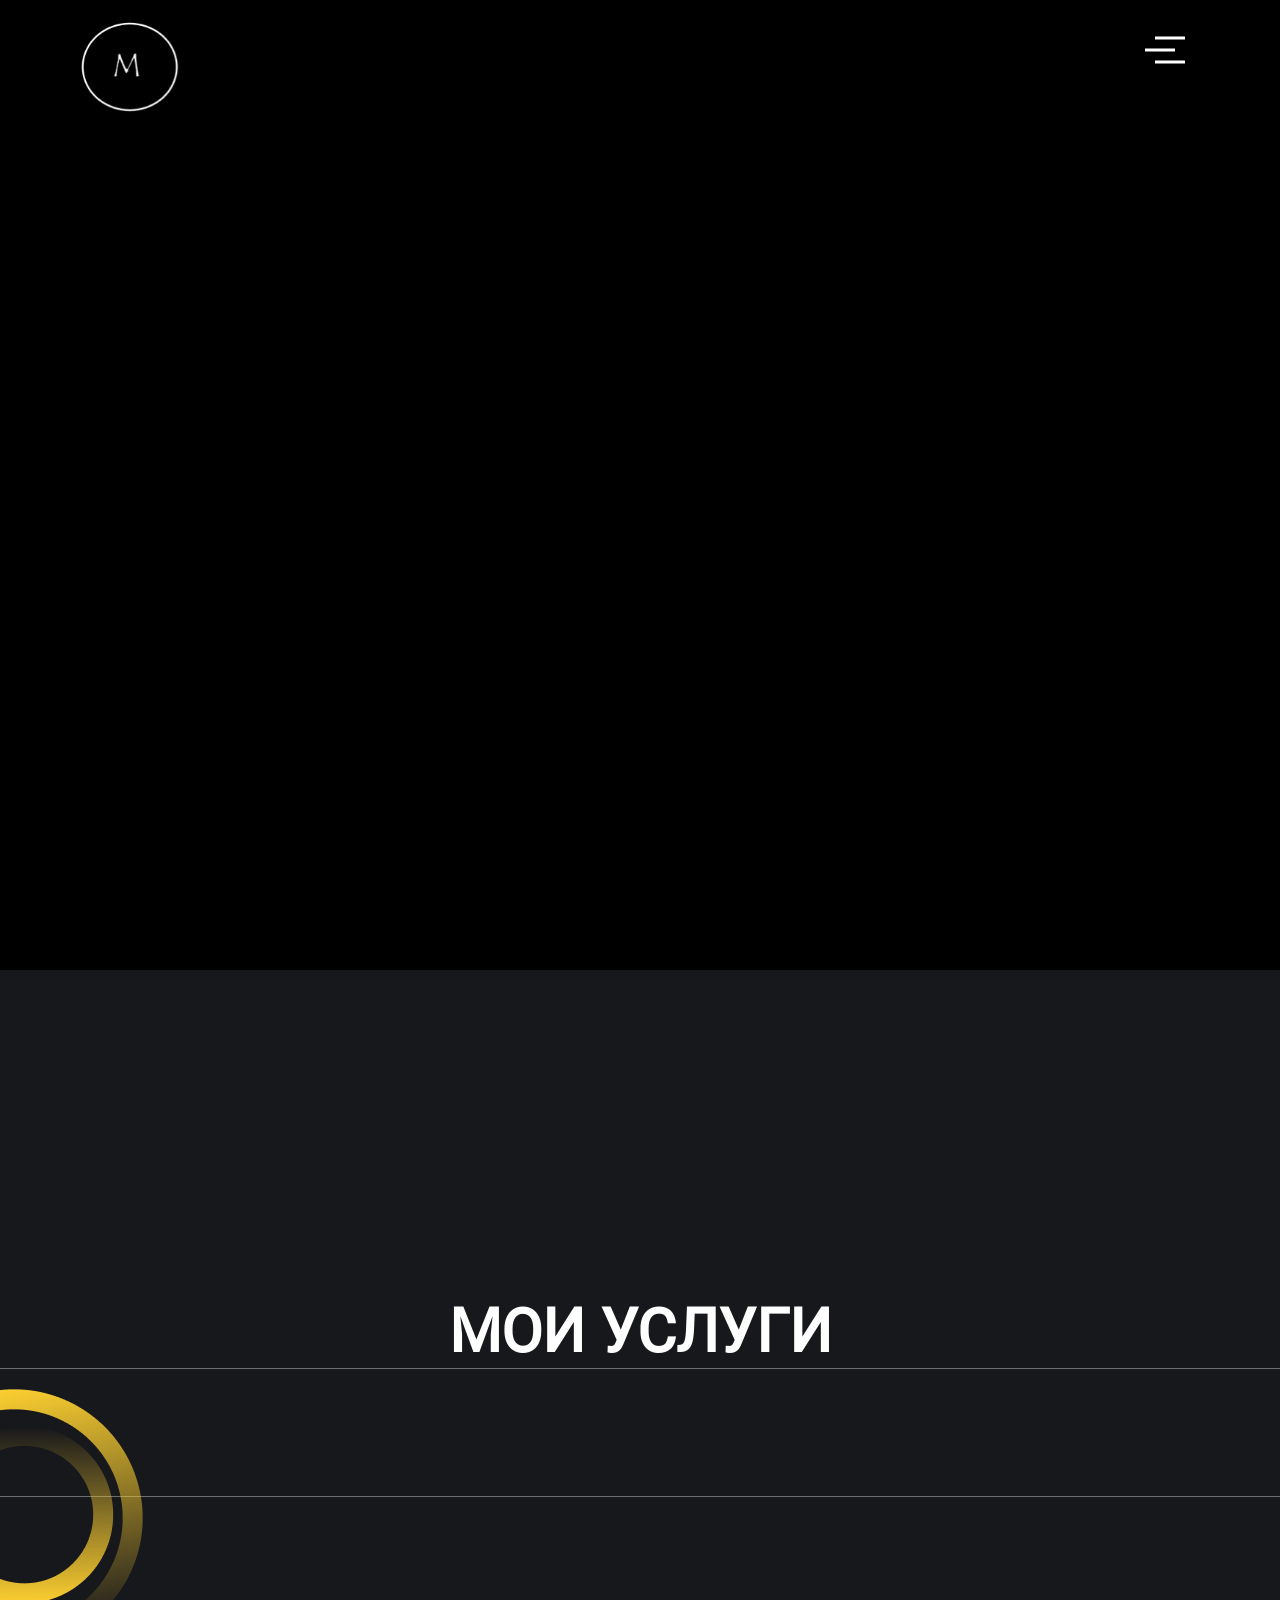
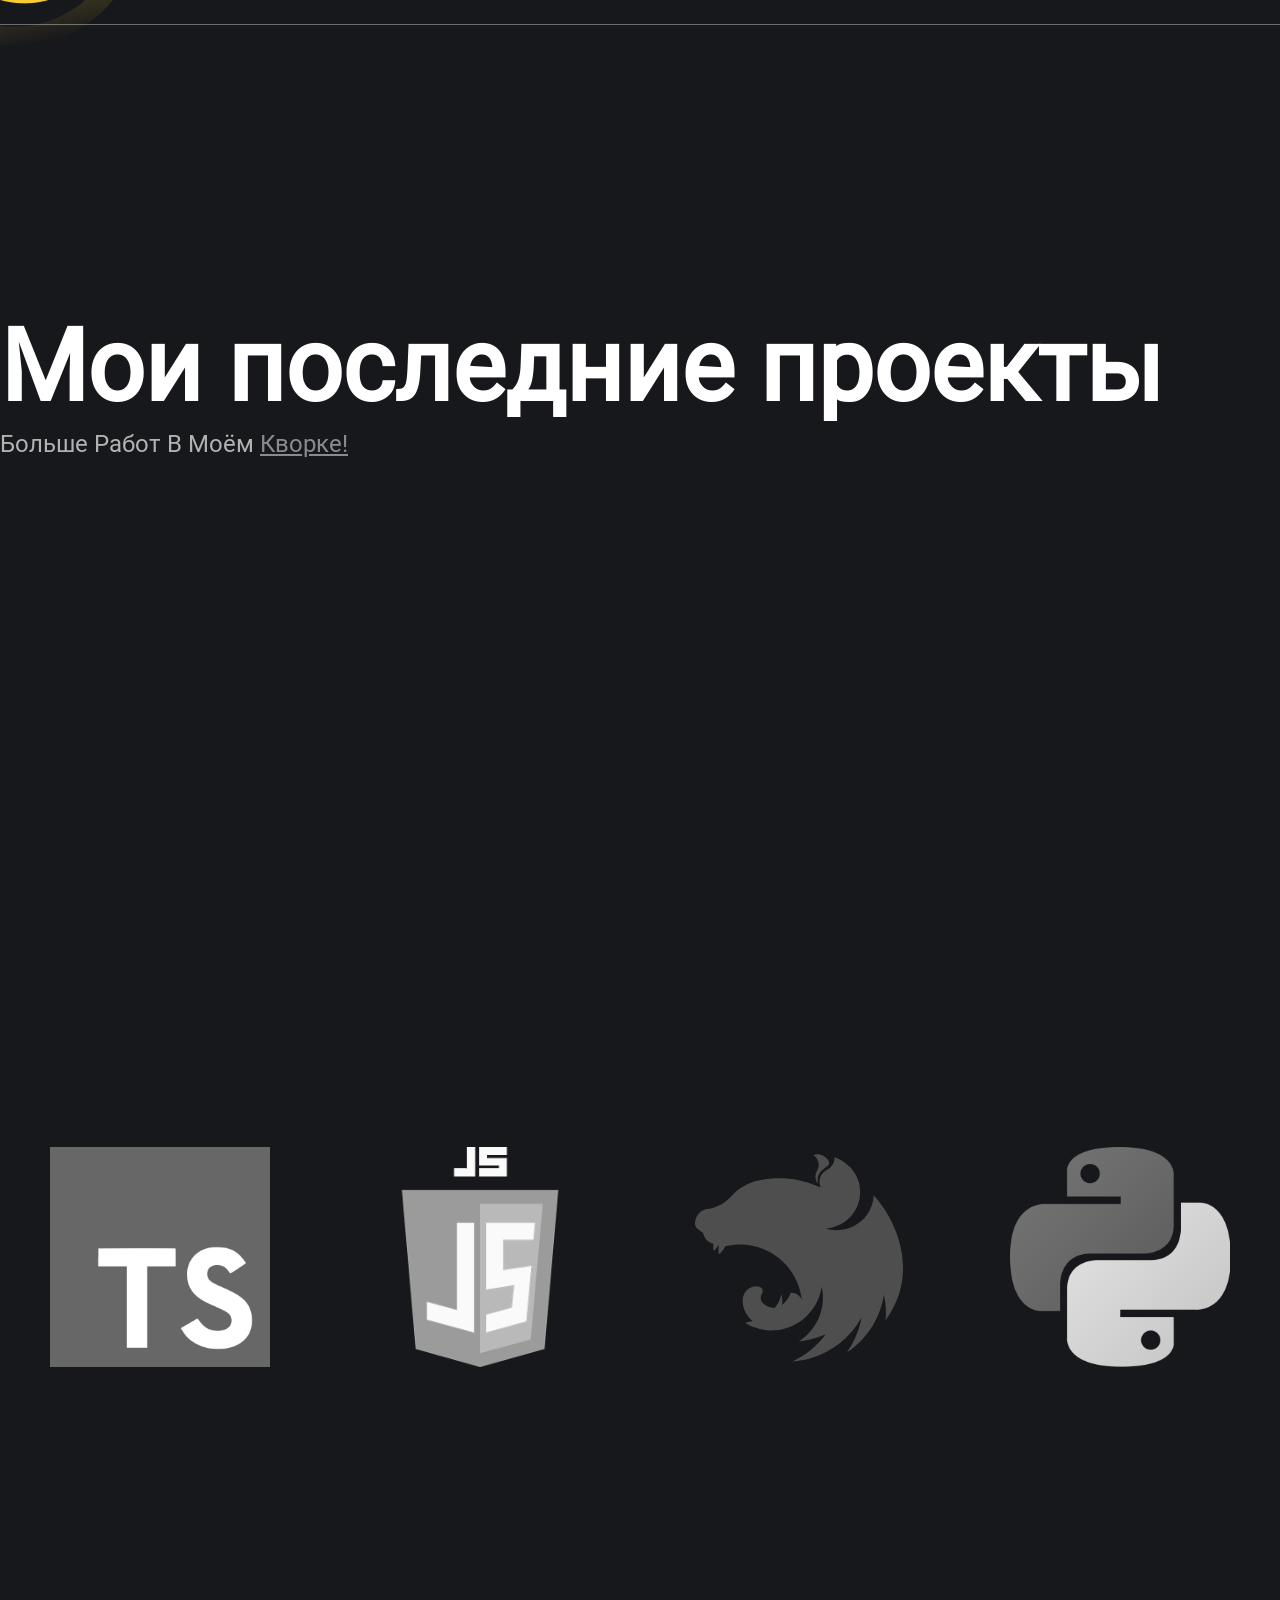
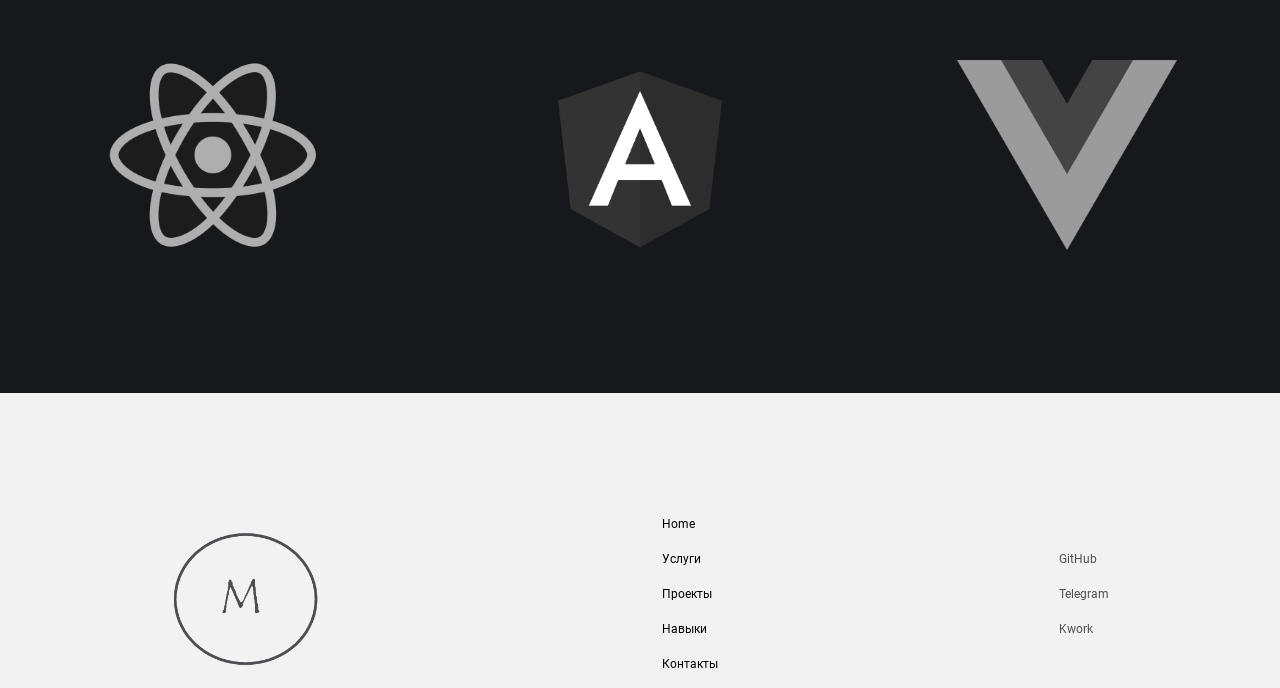
<file: index.html>
<!doctype html>
<html lang="en">

<head>


    <!-- Настройки -->
    <meta charset="UTF-8">
    <meta name="viewport"
        content="width=device-width, user-scalable=no, initial-scale=1.0, maximum-scale=1.0, minimum-scale=1.0">
    <meta http-equiv="X-UA-Compatible" content="ie=edge">
    <meta http-equiv="content-type" content="text/html;charset=UTF-8" />

    <!-- Название сайта -->
    <title>Manta</title>

    <!-- Стили -->
    <link rel="stylesheet" href="css/burger.css">
    <link rel="stylesheet" href="css/swiper.css">
    <link rel="shortcut icon" href="img/icon.png" type="image/x-icon">
    <link rel="stylesheet" href="css/aos.css">
    <link rel="stylesheet" href="css/style.css">
</head>

<body>


    <!-- Прелоадер -->
    <div class="loader-wrapper">
        <div class="loader"></div>
        <div class="loader-section section-left"></div>
        <div class="loader-section section-right"></div>
    </div>
    <!-- Курсор -->
    <div class='cursor' id="cursor"></div>
    <div class='cursor2' id="cursor2"></div>
    <div class='cursor3' id="cursor3"></div>


    <div class="wrapper">
        <!-- Шапка страницы -->
        <header id="header">
            <div class="full">
                <div class="header__content">
                    <div class="logo">
                        <a href="index.html" class="hover-target"><img src="img/logo.png" alt=""></a>
                    </div>
                    <div class="burger-menu">
                        <a href="#" class="burger-menu_button">
                            <spun class="burger-menu_lines"></spun>
                        </a>
                        <nav class="burger-menu_nav">
                            <a href="#service" class="burger-menu_link hover-target">Услуги</a>
                            <a href="#project" class="burger-menu_link hover-target">Проекты</a>
                            <a href="#skills" class="burger-menu_link hover-target">Навыки</a>
                            <a href="#contact" class="burger-menu_link hover-target">Контакты</a>
                        </nav>
                        <div class="burger-menu_overlay"></div>
                    </div>
                </div>

                <div class="mage">
                    <script type="x-shader/x-vertex" id="vertexshader">

                        attribute float size;
                        attribute vec3 customColor;
                        varying vec3 vColor;
                      
                        void main() {
                      
                          vColor = customColor;
                          vec4 mvPosition = modelViewMatrix * vec4( position, 1.0 );
                          gl_PointSize = size * ( 300.0 / -mvPosition.z );
                          gl_Position = projectionMatrix * mvPosition;
                      
                        }
                      

                </script>
                    <script type="x-shader/x-fragment" id="fragmentshader">

                    uniform vec3 color;
                    uniform sampler2D pointTexture;
                    
                    varying vec3 vColor;
                    
                    void main() {
                    
                        gl_FragColor = vec4( color * vColor, 1.0 );
                        gl_FragColor = gl_FragColor * texture2D( pointTexture, gl_PointCoord );
                    
                    }

                </script>
                    <div id="magic"></div>
                </div>
                <div class="all_c">
                    <h1>Full <span>stack</span> <br> <span>Програм</span> мист</h1>
                </div>
                <div class="scroll-downs">
                    <div class="mousey">
                        <div class="scroller"></div>
                    </div>
                </div>
            </div>
        </header>

        <main>
            <section class="start">
                <div class="start__body">
                    <div class="start__content">
                        <div class="start__cards">
                            <div class="start__card startupdir" data-aos="fade-right">
                                <div class="start__card__body hover-target">
                                    <h3>Начал с</h3>
                                    <p>2012</p>
                                </div>
                            </div>
                            <div class="start__card projectdir" data-aos="fade-up">
                                <div class="start__card__body hover-target">
                                    <h3>Завершенных проектов</h3>
                                    <p>50+</p>
                                </div>
                            </div>
                            <div class="start__card awwardsdir" data-aos="fade-left">
                                <div class="start__card__body hover-target">
                                    <h3>Награды</h3>
                                    <p>5+</p>
                                </div>
                            </div>
                        </div>
                    </div>
                </div>
            </section>
            <section class="service" id="service">
                <h1 class="service__title">МОИ УСЛУГИ</h1>
                <img src="img/bg_cr.png" alt="">
                <div class="service__lists">
                    <div class="anal">
                        <h1 class="hover-target" data-aos="fade-right">Создание сайтов /</h1>
                        <h1 class="hover-target" data-aos="fade-left">/ Копирование сайтов /</h1>
                    </div>
                    <div class="web">
                        <h1 class="hover-target" data-aos="fade-right">Лендинг /</h1>
                        <h1 class="hover-target" data-aos="fade-left">/ Интернет магазин /</h1>
                    </div>
                    <div class="bran">
                        <h1 class="hover-target" data-aos="fade-right">Создание ботов /</h1>
                        <h1 class="hover-target" data-aos="fade-left">/ Дороботать сайтов /</h1>
                    </div>
                </div>
            </section>
            <section class="myproj project" id="project">
                <div class="project__first__text">
                    <h1 class="project__title">Мои последние проекты</h1>
                    <p class="project__subtitle">Больше работ в моём <a href="https://kwork.ru/user/xxafiz69"
                            target="_blank" class="project__subtitle__link">кворке!</a>
                    </p>
                </div>
                <div class="project__cards">
                    <div class="project__card" data-aos="fade-right">
                        <a href="https://basketball-five.vercel.app/" target="_blank" style="color: #fff;" class="hover-target">
                            <div class="project__image">
                                <img src="img/myworks/manup.png" alt="" class="project__card__1" width="450">
                            </div>
                            <div class="project__card__text">
                                <div class="first__card__text">
                                    <h1 style="font-size: 20px;">Manup</h1>
                                </div>
                                <div class="second__card__text">
                                    <h3>Верстка HTML CSS JS без (bootsrap)</h3>
                                </div>
                            </div>
                        </a>
                    </div>
                    <div class="project__card" data-aos="fade-up">
                        <a href="https://spb-master.vercel.app/" target="_blank" style="color: #fff;"
                            class="hover-target">
                            <div class="project__image">
                                <img src="img/myworks/spb.png" alt="" class="project__card__1" width="450">
                            </div>
                            <div class="project__card__text">
                                <div class="first__card__text">
                                    <h1>Биржа</h1>
                                </div>
                                <div class="second__card__text">
                                    <h3>Cайт на React js</h3>
                                </div>
                            </div>
                        </a>
                    </div>
                    <div class="project__card" data-aos="fade-left">
                        <a href="https://abdulhafiz.netlify.app/" target="_blank" style="color: #fff;"
                            class="hover-target">
                            <div class="project__image">
                                <img src="img/myworks/company.png" alt="" class="project__card__1" width="450">
                            </div>
                            <div class="project__card__text">
                                <div class="first__card__text">
                                    <h1>Портфолио</h1>
                                </div>
                                <div class="second__card__text">
                                    <h3>Верстка HTML CSS JS без (bootsrap)</h3>
                                </div>
                            </div>
                        </a>
                    </div>
                </div>
            </section>
            <section class="amazon" id="skills">
                <div class="amozon__items">
                    <a target="_blank" class="hover-target" href="https://www.typescriptlang.org/"><img src="img/Typescript.png" alt=""
                            class="amazon__item html"></a>
                    <a target="_blank" class="hover-target" href="https://www.javascript.com/"><img src="img/sky.png" alt=""
                            class="amazon__item js"></a>
                    <a target="_blank" class="hover-target" href="https://nestjs.com/"><img src="img/logo-small.svg" width="220px"
                            height="220px" alt="" class="amazon__item css"></a>
                    <a target="_blank" class="hover-target" href="https://www.python.org/"><img src="img/microsoft.png" alt=""
                            class="amazon__item python"></a>

                </div>
            </section>
            <section class="amazon" id="skills">
                <div class="amozon__items">
                    <a target="_blank" class="hover-target" href="https://reactjs.org/">
                        <img src="img/React.png" alt="" class="amazon__item html">
                    </a>
                    <a target="_blank" class="hover-target" href="https://angular.io/">
                        <img src="img/angular.png" alt="" class="amazon__item html">
                    </a>
                    <a target="_blank" class="hover-target" href="https://vuejs.org/"><img src="img/amazon.png" alt=""
                            class="amazon__item html">
                    </a>
                </div>
            </section>
        </main>

        <!-- Кнопка вверх -->
        <button id="topBtn">&uparrow;</button>
    </div>

    <!-- Подвал Стараницы -->
    <footer id="contact">
        <div class="footer__items">
            <div class="footer__first">
                <a href="index.html" class="hover-target"><img src="img/footer%20logo.png" alt=""></a>
            </div>
            <div class="footer__second">
                <ul>
                    <li>
                        <a class="hover-target" href="/">Home</a>
                    </li>
                    <li>
                        <a class="hover-target" href="#service">Услуги</a>
                    </li>
                    <li>
                        <a class="hover-target" href="#project">Проекты</a>
                    </li>
                    <li>
                        <a class="hover-target" href="#skills">Навыки</a>
                    </li>
                    <li>
                        <a class="hover-target" href="#contact">Контакты</a>
                    </li>
                </ul>
            </div>
            <div class="footer__thirth">
                <ul>
                    <li>
                        <a  class="hover-target" target="_blank" href="https://github.com/Muhammadrizo14">GitHub</a>
                    </li>
                    <li>
                        <a class="hover-target"  href="https://t.me/ubuntuous" target="_blank">Telegram</a>
                    </li>
                    <li>
                        <a class="hover-target"  href="https://kwork.ru/user/xxafiz69" target="_blank">Kwork</a>
                    </li>
                </ul>
            </div>
        </div>
    </footer>


    <!-- Скрипты -->
    <script src="js/jquery.js"></script>
    <script src="js/jquery.ripples.min.js"></script>
    <script src="js/aos.js"></script>
    <script src='js/three.min.js'></script>
    <script src="js/swiper.js"></script>
    <script src="js/main.js"></script>
</body>

</html>
</file>
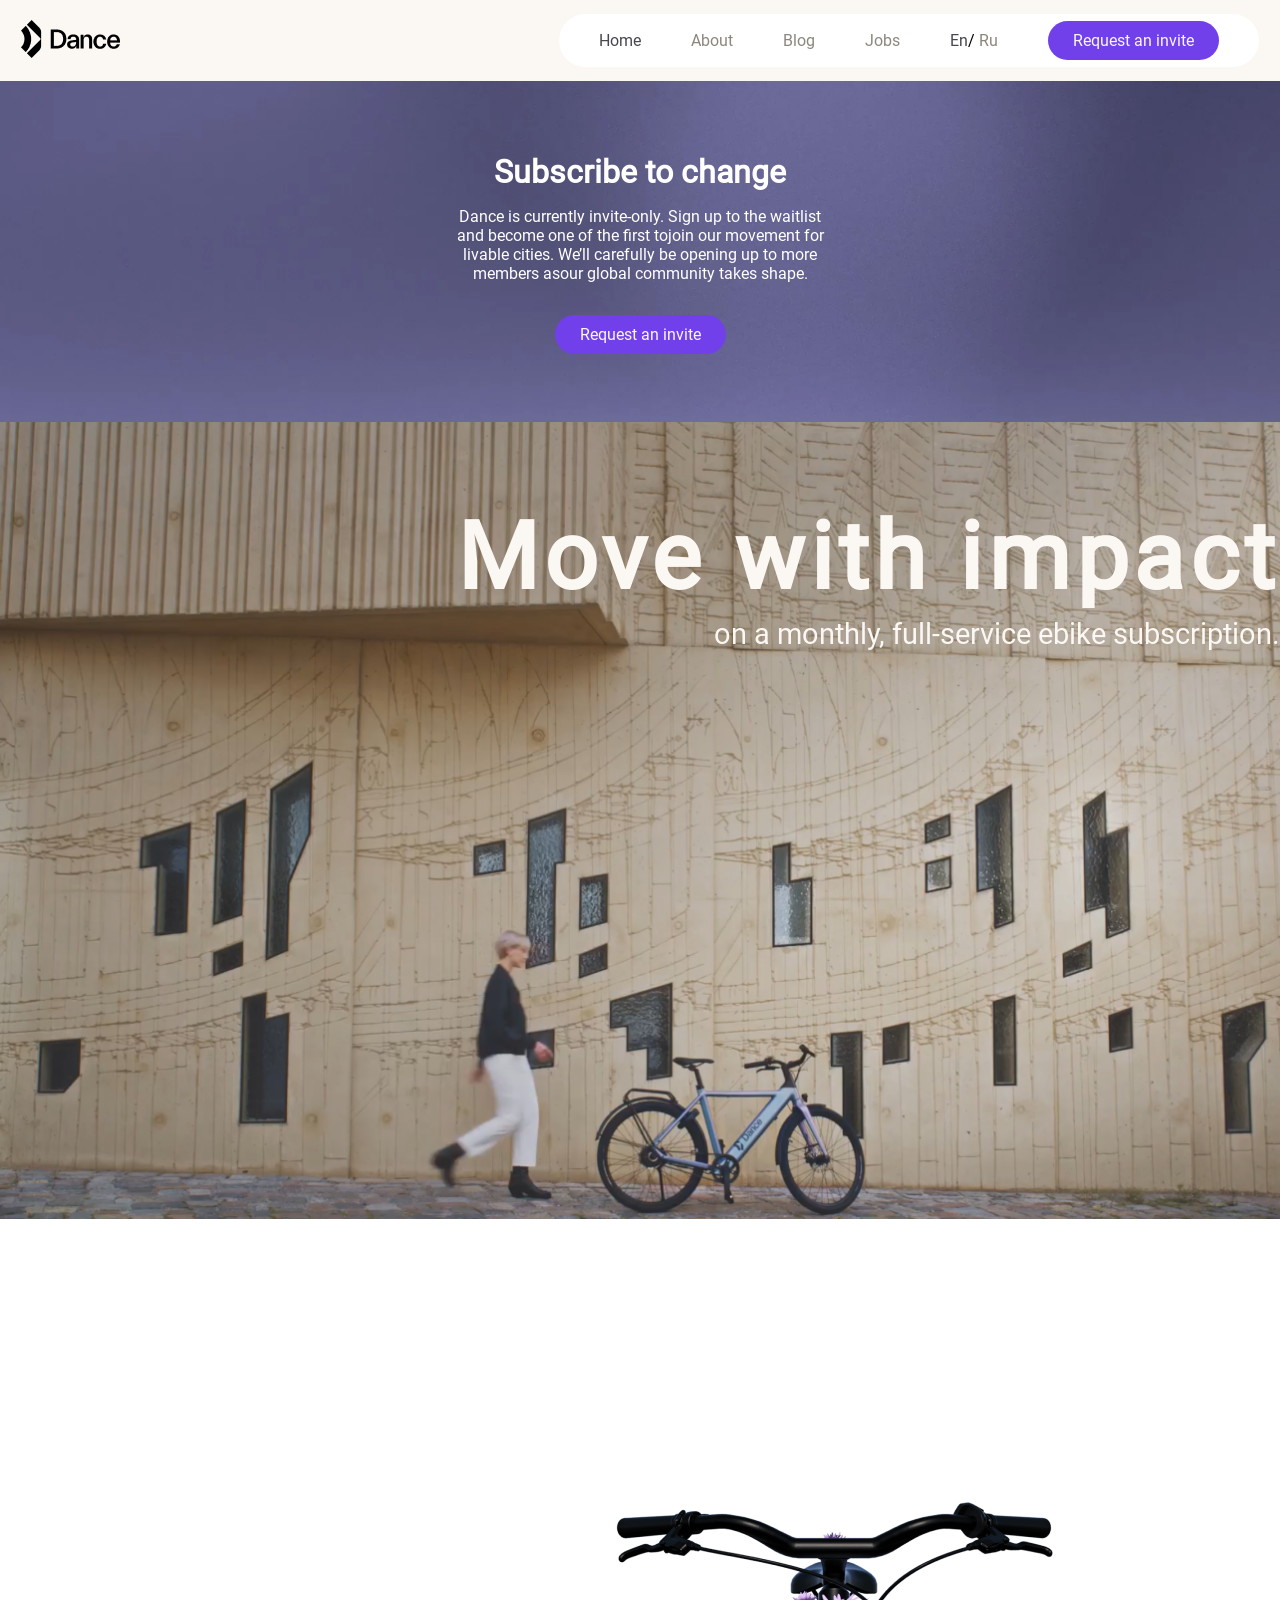
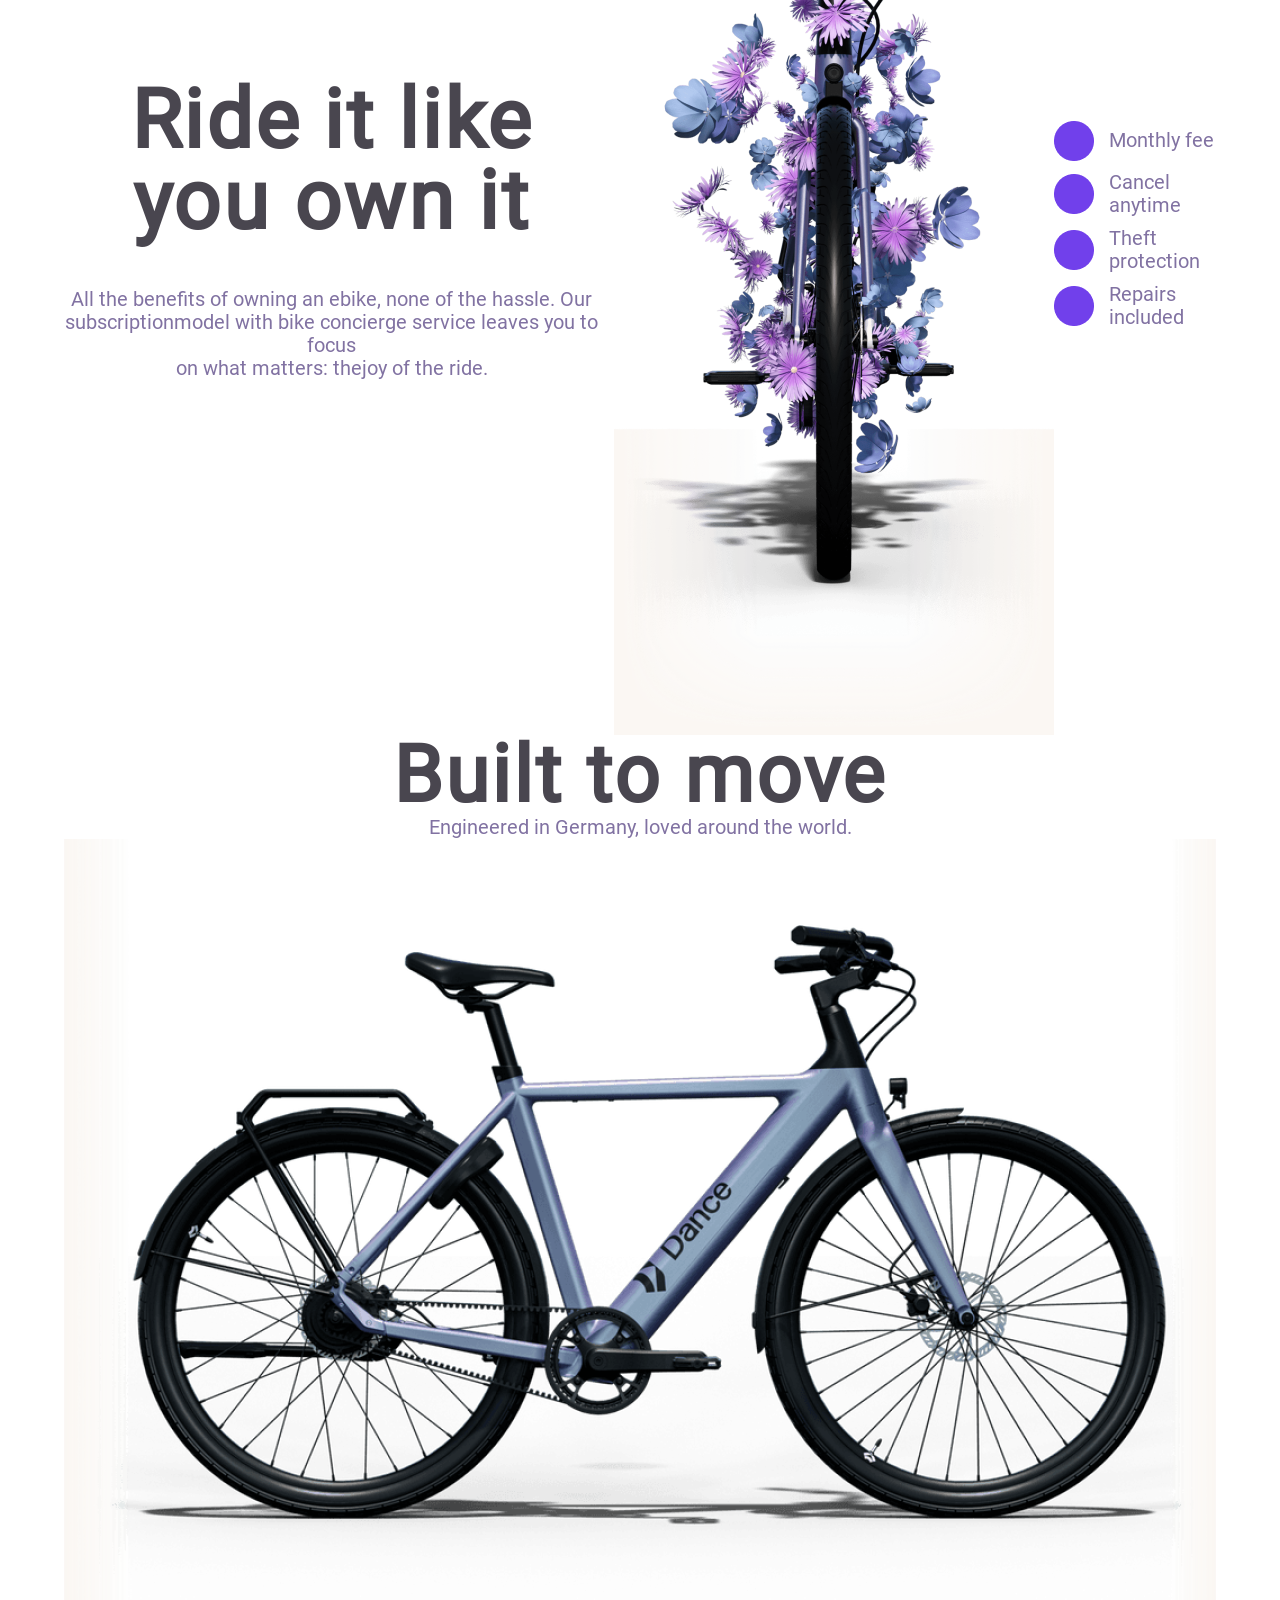
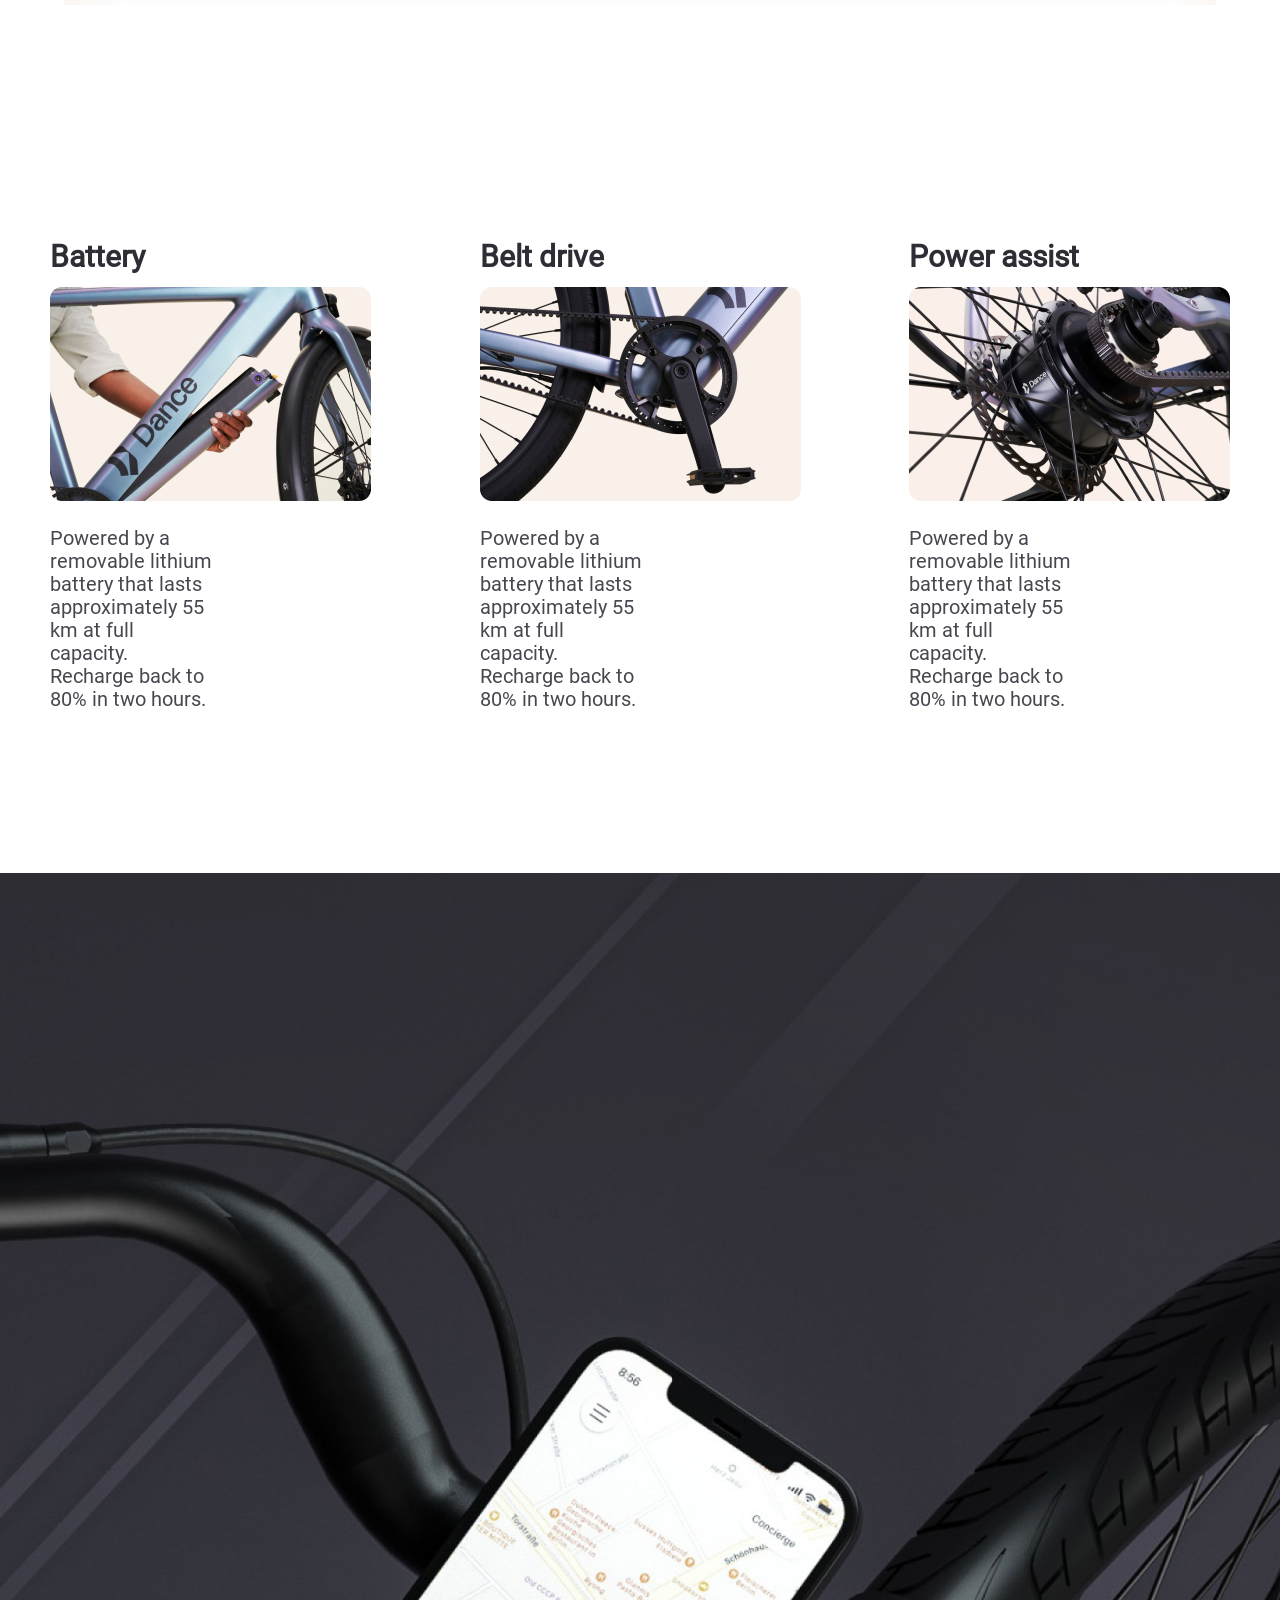
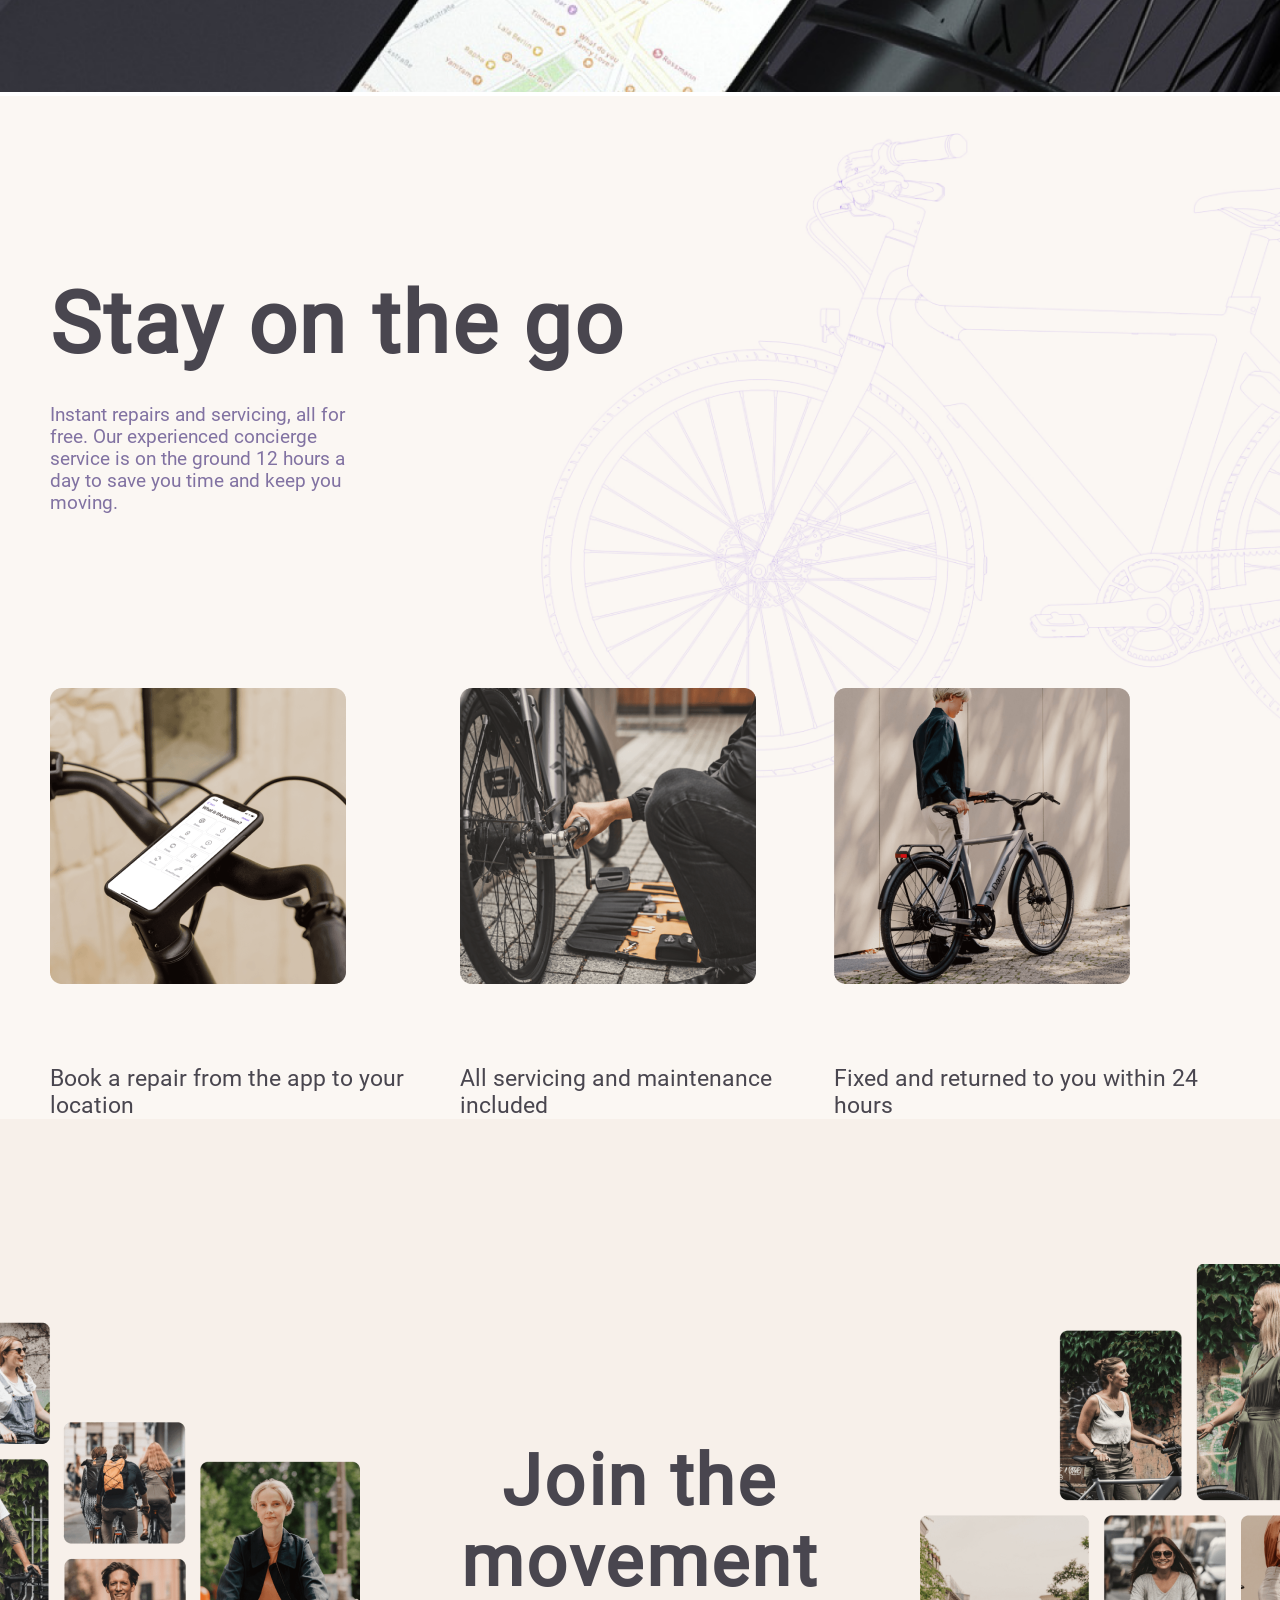
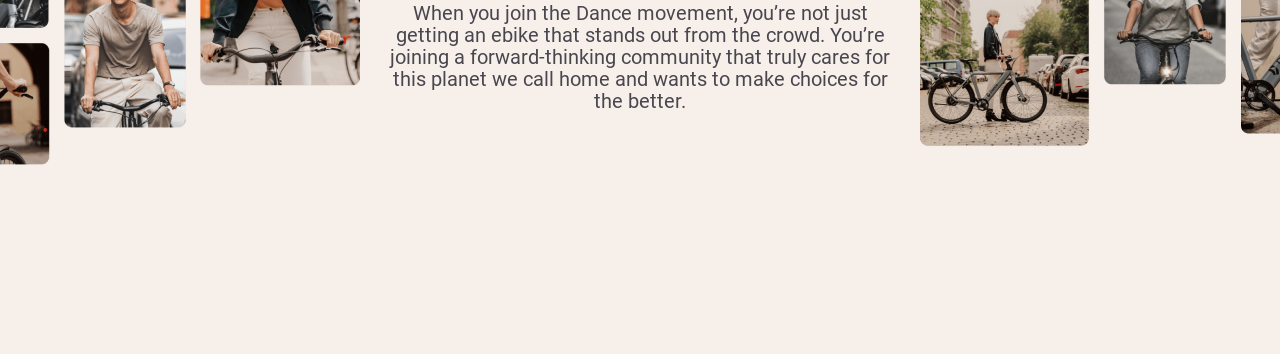
<file: html/dance/index.html>
<!DOCTYPE html><html lang="en"><head><meta charset="UTF-8"><meta name="viewport" content="width=device-width, initial-scale=1.0"><link rel="stylesheet" href="aos/aos.css"><link rel="shortcut icon" href="../../img/icon.png" type="image/x-icon"><script src="aos/aos.js"></script><link rel="stylesheet" href="css/style.css"><title>Bike</title></head><body><div class="loader-wrapper"><div class="loader"></div><div class="loader-section section-left"></div><div class="loader-section section-right"></div></div><div class="wrapper"><header><div class="notb"><div class="header__body"><div class="header__content"><div class="header__logo"><img src="img/logo.png" alt=""></div><ul class="header__list"><li class="header__link home">Home</li><li class="header__link about">About</li><li class="header__link blog">Blog</li><li class="header__link jobs">Jobs</li><li class="header__link"><a href="index.html" class="en">En</a>/ <a href="ru.html"class="ru">Ru</a></li><li class="header__link end"><a href="" class="header__request">Request an invite</a></li></ul></div></div></div><div class="parent"><div class="yesb d-flex"><div id="burger-menu"><span></span></div><div id="menu"><ul><li class="header__link home">Home</li><li class="header__link about">About</li><li class="header__link blog">Blog</li><li class="header__link jobs">Jobs</li><li class="header__link"><a href="index.html" class="en">En</a>/ <a href="ru.html"class="ru">Ru</a></li><li class="header__link end"><a href="" class="header__request">Request an invite</a></li></ul></div><div class="header__logo"><img src="img/logo.png" alt=""></div></div></div></header><main><div class="main__body"><div class="main__content"><div class="subs"><div class="container"><h1 class="subs__title" data-aos="fade-up">Subscribe to change</h1><p class="subs__subtitle" data-aos="fade-down">Dance is currently invite-only. Sign up to the waitlist and become one of the first tojoin our movement for livable cities. We’ll carefully be opening up to more members asour global community takes shape.</p><a href="#" class="header__request subs__button" data-aos="fade-down">Request an invite</a></div></div><div class="move"><h1 class="move__title">Move with impact</h1><p class="move__subtitle">on a monthly, full-service ebike subscription.</p></div><div class="ride"><div class="ride__body"><div class="ride__content container d-flex al"><div class="left"><h1 class="ride__left__title">Ride it like <br>you own it</h1><p class="ride__left__subtitle">All the benefits of owning an ebike, none of the hassle. Our <br>subscriptionmodel with bike concierge service leaves you to focus <br>on what matters: thejoy of the ride.</p></div><div class="right d-flex al"><img src="img/all/Rectangle (1).png" alt=""><div class="right__right"><div class="right__one circle d-flex"><img src="img/circle.png" alt=""><p>Monthly fee</p></div><div class="right__two circle d-flex"><img src="img/circle.png" alt=""><p>Cancel anytime</p></div><div class="right__three circle d-flex"><img src="img/circle.png" alt=""><p>Theft protection</p></div><div class="right__four circle d-flex"><img src="img/circle.png" alt=""><p>Repairs included</p></div></div></div></div></div></div><div class="built"><div class="built__body"><div class="built__content"><h1 class="built__title">Built to move</h1><p class="built__subtitle">Engineered in Germany, loved around the world.</p><img class="built__image" src="img/all/built.png" alt=""></div></div></div><div class="cards"><div class="cards__body"><div class="cards__content container"><div class="d-flex"><div class="card__one"><h1 class="card__title">Battery</h1><img src="img/all/card__one.png" alt="" class="card__img"><ul class="card__ul"><li>Powered by a </li><li>removable lithium</li><li>battery that lasts</li><li>approximately 55</li><li>km at full</li><li>capacity. </li><li>Recharge back to</li><li>80% in two hours.</li></ul></div><div class="card__one"><h1 class="card__title">Belt drive</h1><img src="img/all/card__two.png" alt="" class="card__img"><ul class="card__ul"><li>Powered by a </li><li>removable lithium</li><li>battery that lasts</li><li>approximately 55</li><li>km at full</li><li>capacity. </li><li>Recharge back to</li><li>80% in two hours.</li></ul></div><div class="card__one"><h1 class="card__title">Power assist</h1><img src="img/all/card__three.png" alt="" class="card__img"><ul class="card__ul last__card"><li>Powered by a </li><li>removable lithium</li><li>battery that lasts</li><li>approximately 55</li><li>km at full</li><li>capacity. </li><li>Recharge back to</li><li>80% in two hours.</li></ul></div></div></div><img src="img/all/card last.png" class="card__last" alt=""></div></div><div class="stay"><div class="stay__body"><div class="stay__content container"><h1 class="stay__title">Stay on the go</h1><p class="stay__subtitle">Instant repairs and servicing, all for <br>free. Our experienced concierge <br>service is on the ground 12 hours a <br>day to save you time and keep you <br>moving.</p><div class="d-flex"><div class="card__one"><img src="img/all/stay__card__one.png" alt="" class="card__img"><p class="stay__card__subtitle">Book a repair from the app to your location</p></div><div class="card__one"><img src="img/all/stay__card__two.png" alt="" class="card__img"><p class="stay__card__subtitle">All servicing and maintenance included</p></div><div class="card__one"><img src="img/all/stay__card__three.png" alt="" class="card__img"><p class="stay__card__subtitle">Fixed and returned to you within 24 hours</p></div></div></div></div></div></div></div></main><footer><div class="footer__body"><div class="footer__content"><div class="d-flex"><div class="footer__left"><img src="img/bg/footer__left.png" alt=""></div><div class="footer__center"><h1 class="footer__title">Join the <br>movement</h1><p class="footer__subtitle">When you join the Dance movement, you’re not just <br>getting an ebike that stands out from the crowd. You’re <br>joining a forward-thinking community that truly cares for <br>this planet we call home and wants to make choices for <br>the better. <br></p></div><div class="footer__right"><img src="img/bg/footer__right.png" alt=""></div></div></div></div></footer></div><script src="js/main.js"></script></body></html>
</file>
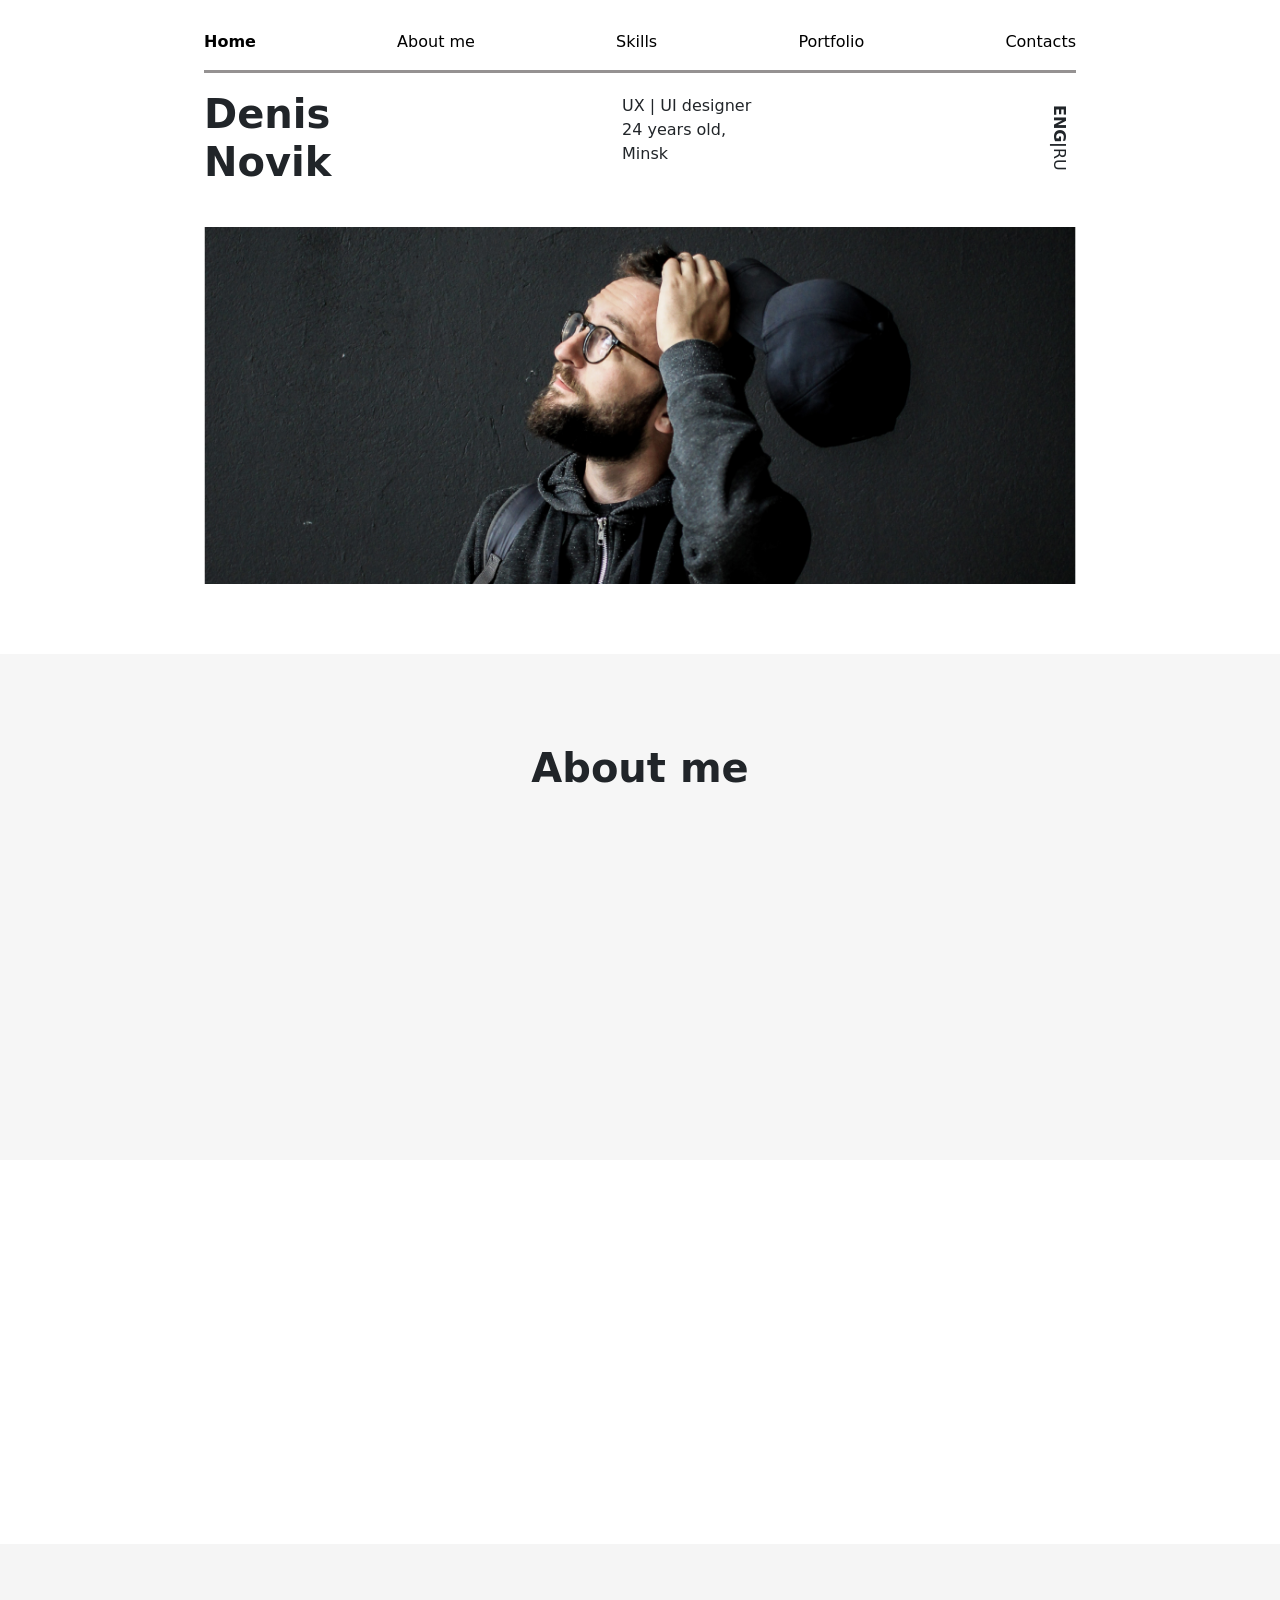
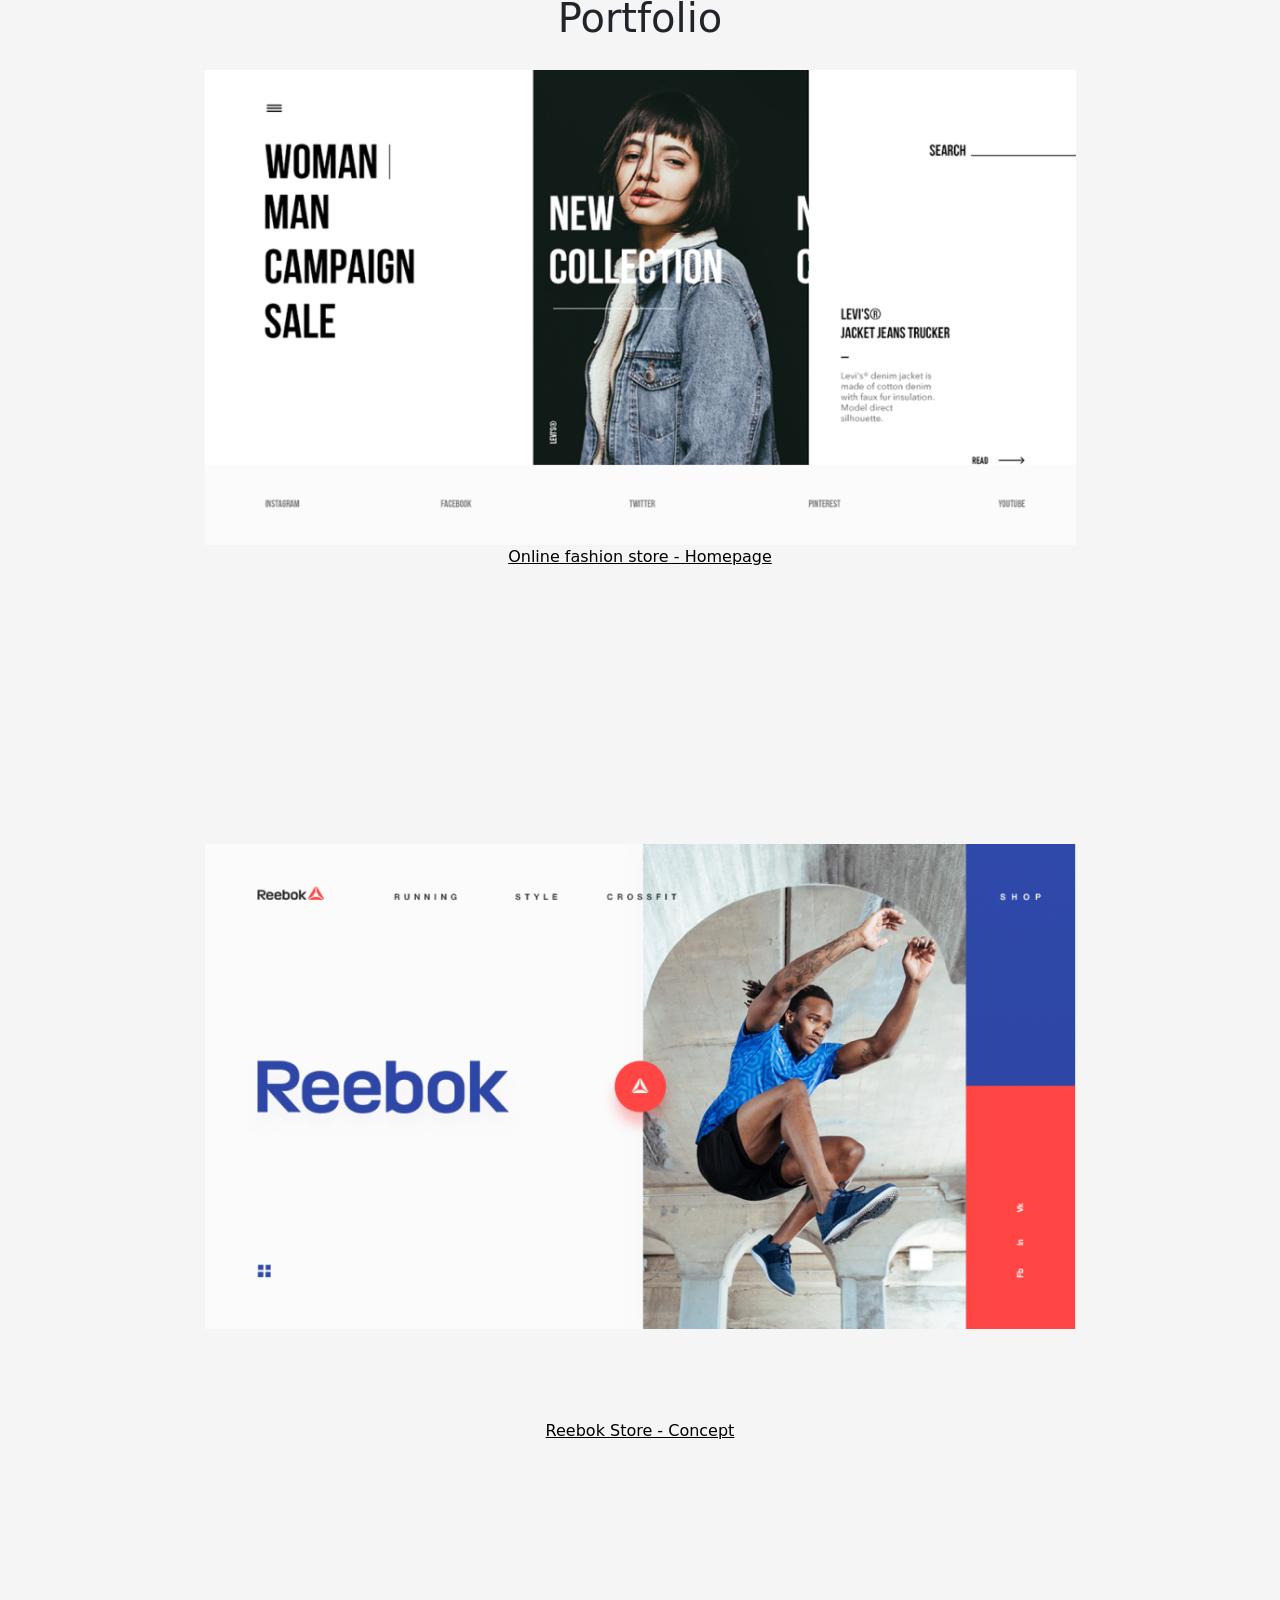
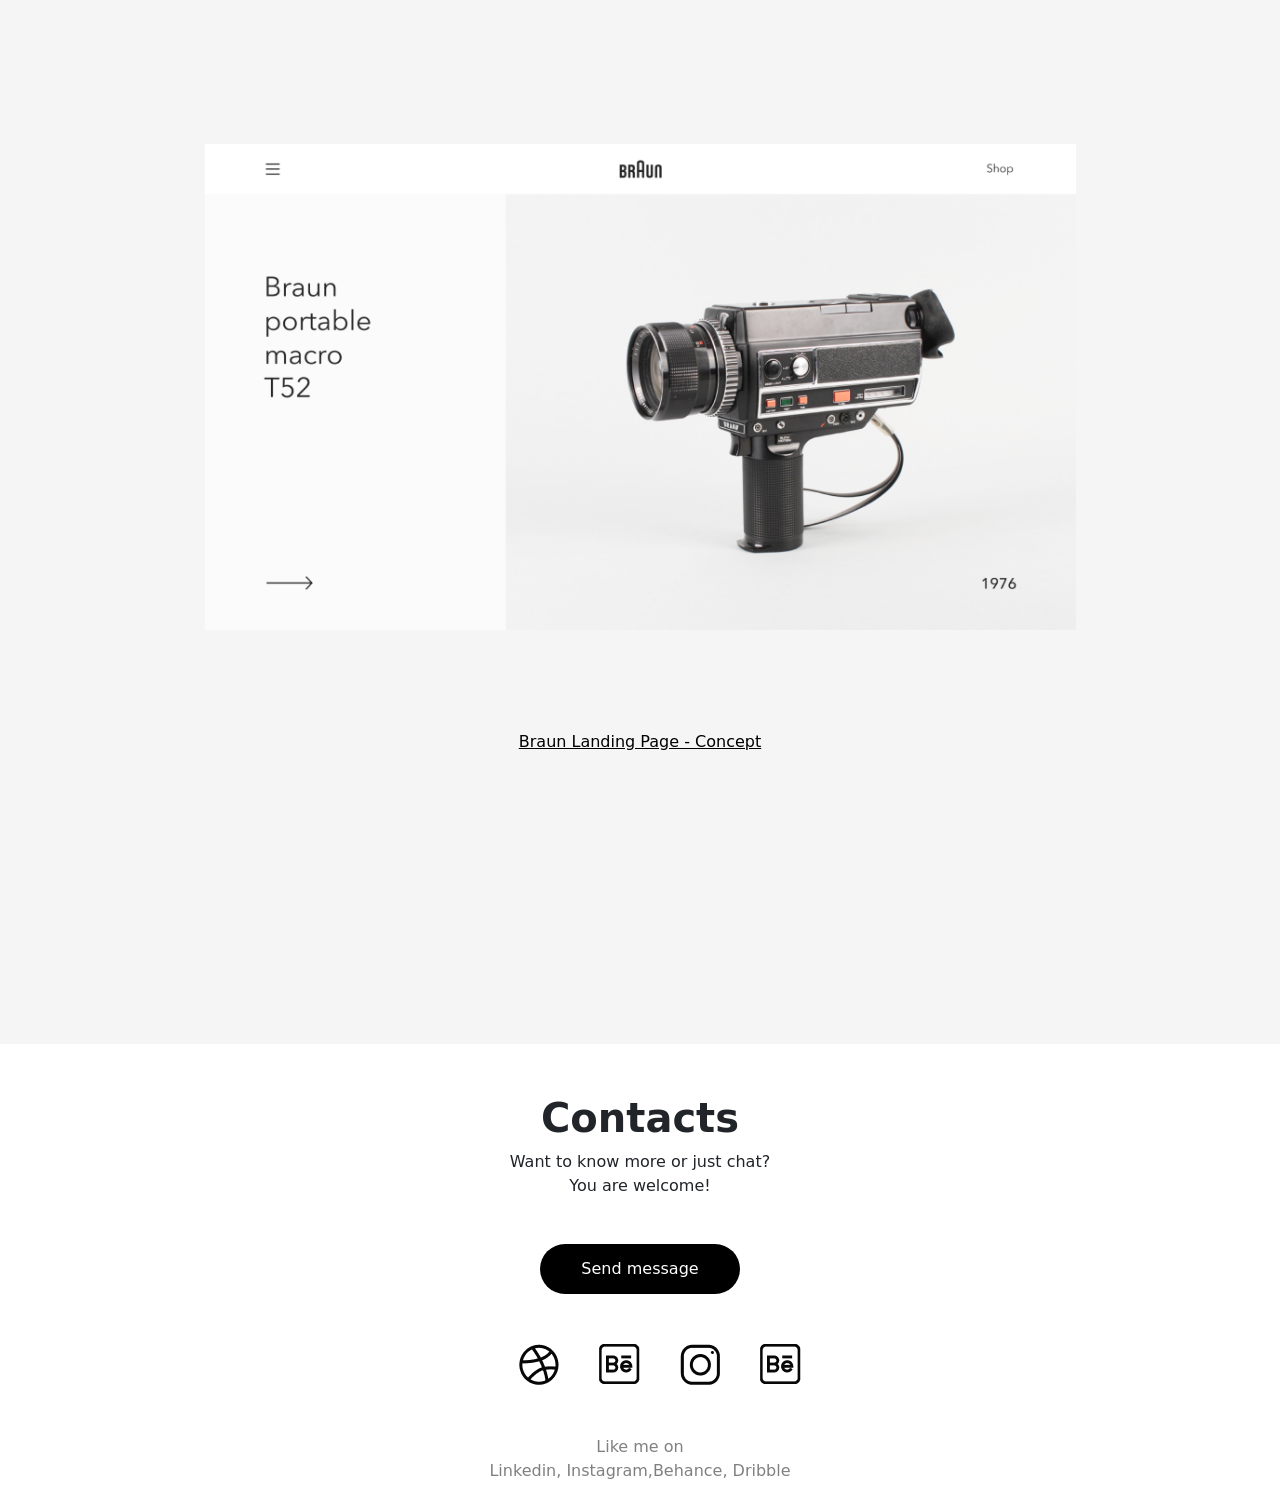
<file: html/denis/index.html>
<!DOCTYPE html><html lang="en"><head> <meta charset="UTF-8"> <meta http-equiv="X-UA-Compatible" content="IE=edge"> <meta name="viewport" content="width=device-width, initial-scale=1.0"> <link rel="stylesheet" href="fonts/gilroy-bold.ttf"> <link rel="stylesheet" href="bootstrap-5.0.0-beta1-dist/bootstrap-5.0.0-beta1-dist/css/bootstrap.css"> <link rel="stylesheet" href="css/style.css"> <link rel="shortcut icon" href="../../img/icon.png" type="image/x-icon"> <link rel="stylesheet" href="css/aos.css"> <script src="js/aos.js"></script> <title>Denis</title></head><body> <div class="wrapper"> <div class="full"> <header class="header"> <div class="header__body container"> <div class="header__content"> <div class="header__list"> <li class="header__link"> <p><a href="#home" class="state__home bold">Home</a></p></li><li class="header__link"> <p><a href="#about__me" class="state__about">About me</a></p></li><li class="header__link"> <p><a href="#skills" class="state__skills">Skills</a></p></li><li class="header__link"> <p><a href="#portfolio" class="state__portfolio">Portfolio</a></p></li><li class="header__link"> <p><a href="#contacts" class="state__contacts">Contacts</a></p></li></div></div></header> <main class="main"> <section class="denis__body container" id="home"> <div class="denis__content"> <div class="top__text__denis"> <h1 class="denis__title">Denis Novik</h1> <p class="ws">UX | UI designer 24 years old, Minsk</p><div class="language"> <p class="bold">ENG</p><p class="bold">|</p><p>RU</p></div></div><div class="denis__image"> <img src="img/all/BSPP2266.png" alt="" class="denis__img"> </div></div></section> <section class="about__me" id="about__me"> <div class="about__body"> <div class=" about__content container"> <div class="about__text"> <h1 class="about__title" data-aos="fade-right"> About me </h1> <p class="about__word__one" data-aos="fade-left"> Hi, I'm Desis - UX/UI designer from Minsk. <br>I'm interested in disigner and evrything connected with it. </p><p class="about__word__two" data-aos="fade-left"> I'm studying at courses "Web and mobile disign <br>interfaces" in IT-Academy </p><p class="about__word__three" data-aos="fade-left"> Ready to implement exrcllent projects <br>with wonderful people. </p></div></div></div></section> <section class="skills" id="skills"> <div class="skills__body"> <div class="skills__content container-fluid"> <div class="skills__any__text"> <h1 class="skills__title" data-aos="fade-down"> Skills </h1> <p class="skills__text" data-aos="fade-up"> I workin such programs as </p></div><div class="skills__work d-flex"> <div class="adobe__ps asd" data-aos="fade-up"> <div class="ps_body"> <img src="img/brands/Group.png" alt="Ps" class="ps"> <p> Adobe <br>Photoshop </p><div class="ps__star"> <span>&starf;</span> <span>&starf;</span> <span>&starf;</span> <span>&starf;</span> <span>&starf;</span> </div></div></div><div class="adobe__ai asd" data-aos="fade-up"> <div class="ai_body"> <img src="img/brands/Group 2.png" alt="Ps" class="ai"> <p> Adobe <br>Illustrator </p><div class="ai__star"> <span>&starf;</span> <span>&starf;</span> <span>&starf;</span> <span>&starf;</span> <span>&starf;</span> </div></div></div><div class="adobe__ae asd" data-aos="fade-up"> <div class="ae_body"> <img src="img/brands/Group (1).png" alt="Ps" class="ae"> <p> Adobe <br>After Effects </p><div class="ae__star"> <span>&starf;</span> <span>&starf;</span> <span>&starf;</span> <span>&starf;</span> <span>&starf;</span> </div></div></div><div class="figma asd" data-aos="fade-up"> <div class="fg_body"> <img src="img/brands/Group (2).png" alt="Ps" class="fg"> <p class="figma"> Figma </p><div class="fg__star"> <span>&starf;</span> <span>&starf;</span> <span>&starf;</span> <span>&starf;</span> <span>&starf;</span> </div></div></div></div></div></div></section> <section class="portfolio" id="portfolio"> <div class="portfolio__body"> <div class="portfolio__content container"> <div class="portfolio__title"> <h1>Portfolio</h1> </div><div class="portfolio__image"> <img src="img/all/Слой 8.png" alt=""> </div><div class="portfolio__link"> <a href="#">Online fashion store - Homepage</a> </div></div></div></section> <section class="rebook" id="rebook"> <div class="rebook__body"> <div class="rebook__content container"> <div class="rebook__image"> <img src="img/all/reebok_web.png" alt=""> </div><div class="rebook__link"> <a href="#" class="rebook__link">Reebok Store - Concept</a> </div></div></div></section> <section class="broun"> <div class="broun__body"> <div class="broun__content container"> <div class="broun__image"> <img src="img/all/reebok_web (1).png" alt="" class="broun__img"> </div><div class="broun__link"> <a href="#" class="broun__link">Braun Landing Page - Concept</a> </div></div></div></section> </main> <footer> <div class="footer__body" id="contacts"> <div class="footer__content container"> <div class="contact"> <div class="contact__body"> <div class="contact__content"> <div class="contact__any__text"> <h1 class="contact__title"> Contacts </h1> <p class="contact__subtitle"> Want to know more or just chat? <br>You are welcome! </p></div><div class="contact__button__main"> <button class="contact__button">Send message</button> </div><div class="contact__brands"> <div class="in"> <img src="img/iconshrift/Group 10.png" alt="in"> </div><div class="be"> <img src="img/iconshrift/Group 9.png" alt="be"> </div><div class="insta"> <img src="img/iconshrift/Group 8.png" alt="inta"> </div><div class="be"> <img src="img/iconshrift/Group 9.png" alt="be"> </div></div><div class="finsh__text"> <p> Like me on <br>Linkedin, Instagram,Behance, Dribble </p></div></div></div></div></div></div></footer> </div></div></div><script src="bootstrap-5.0.0-beta1-dist/bootstrap-5.0.0-beta1-dist/js/bootstrap.bundle.js"></script> <script src="js/main.js"></script> <script>AOS.init(); </script></body></html>
</file>
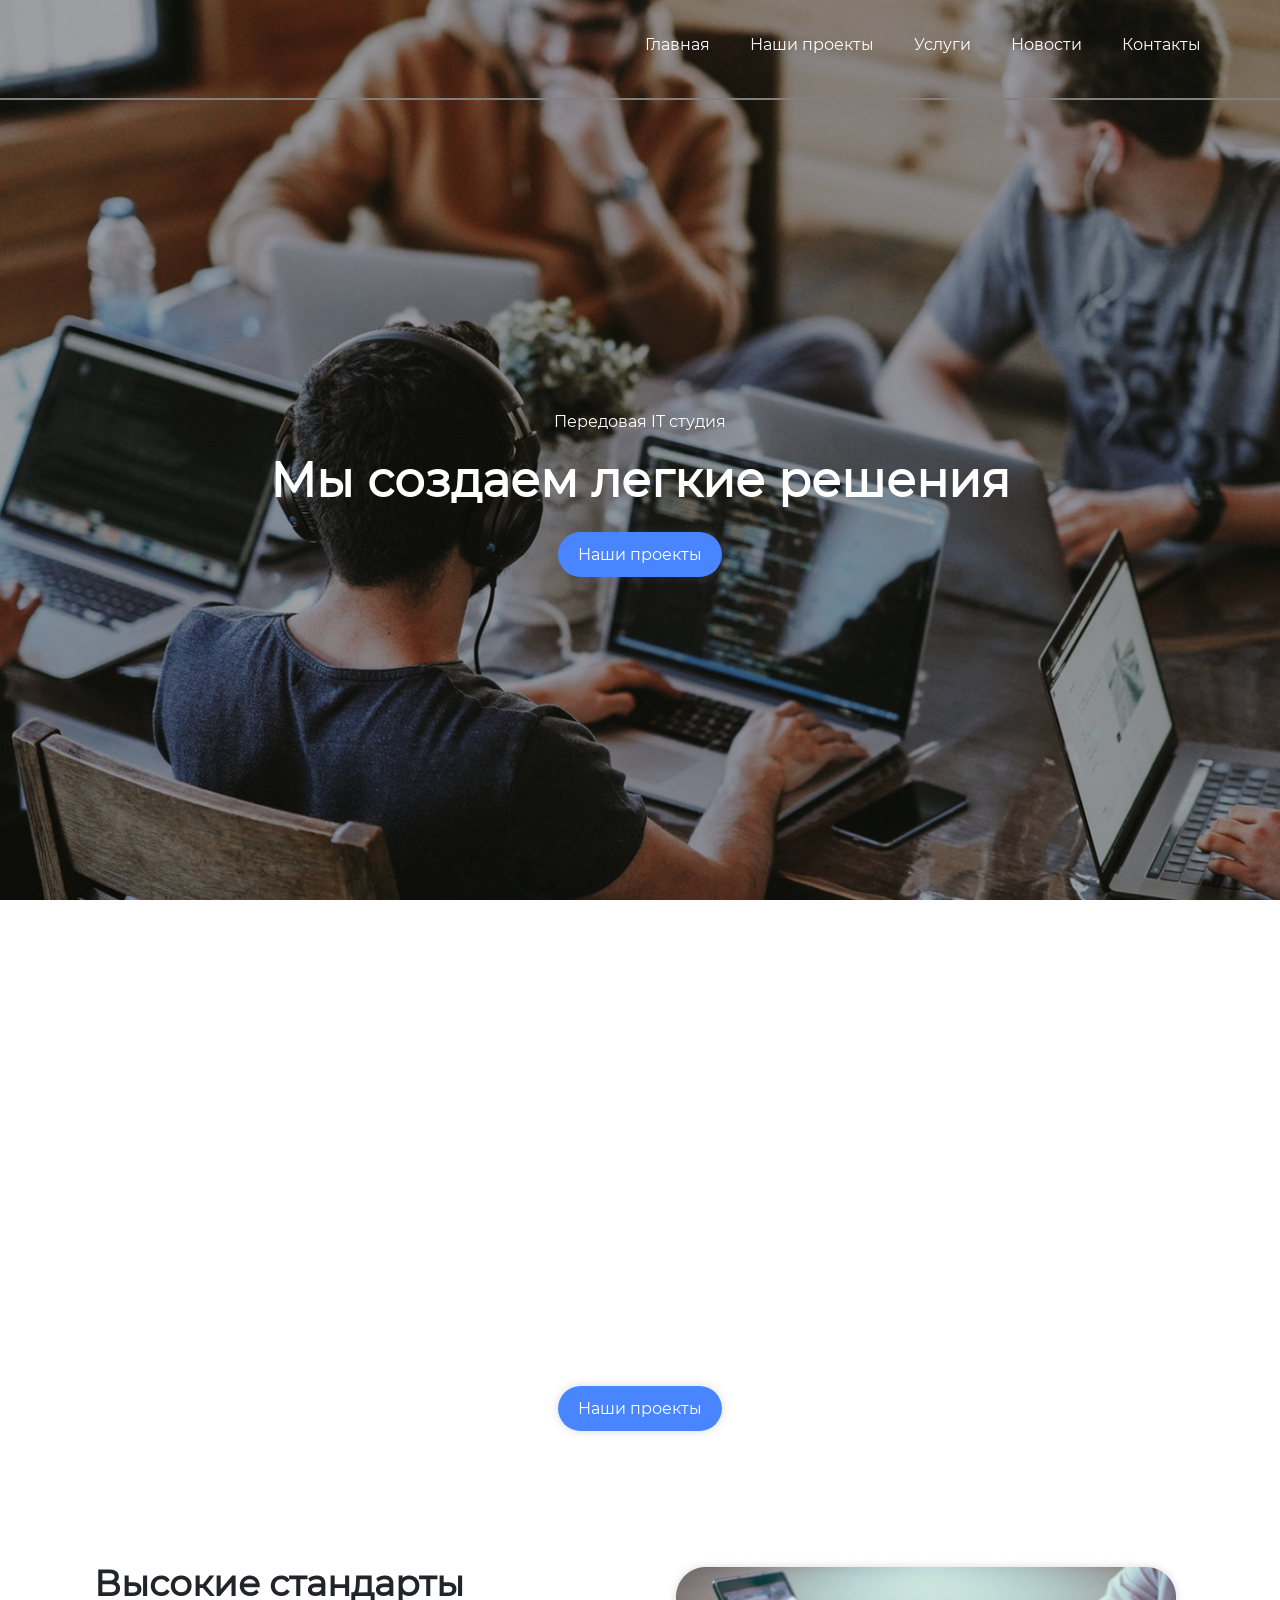
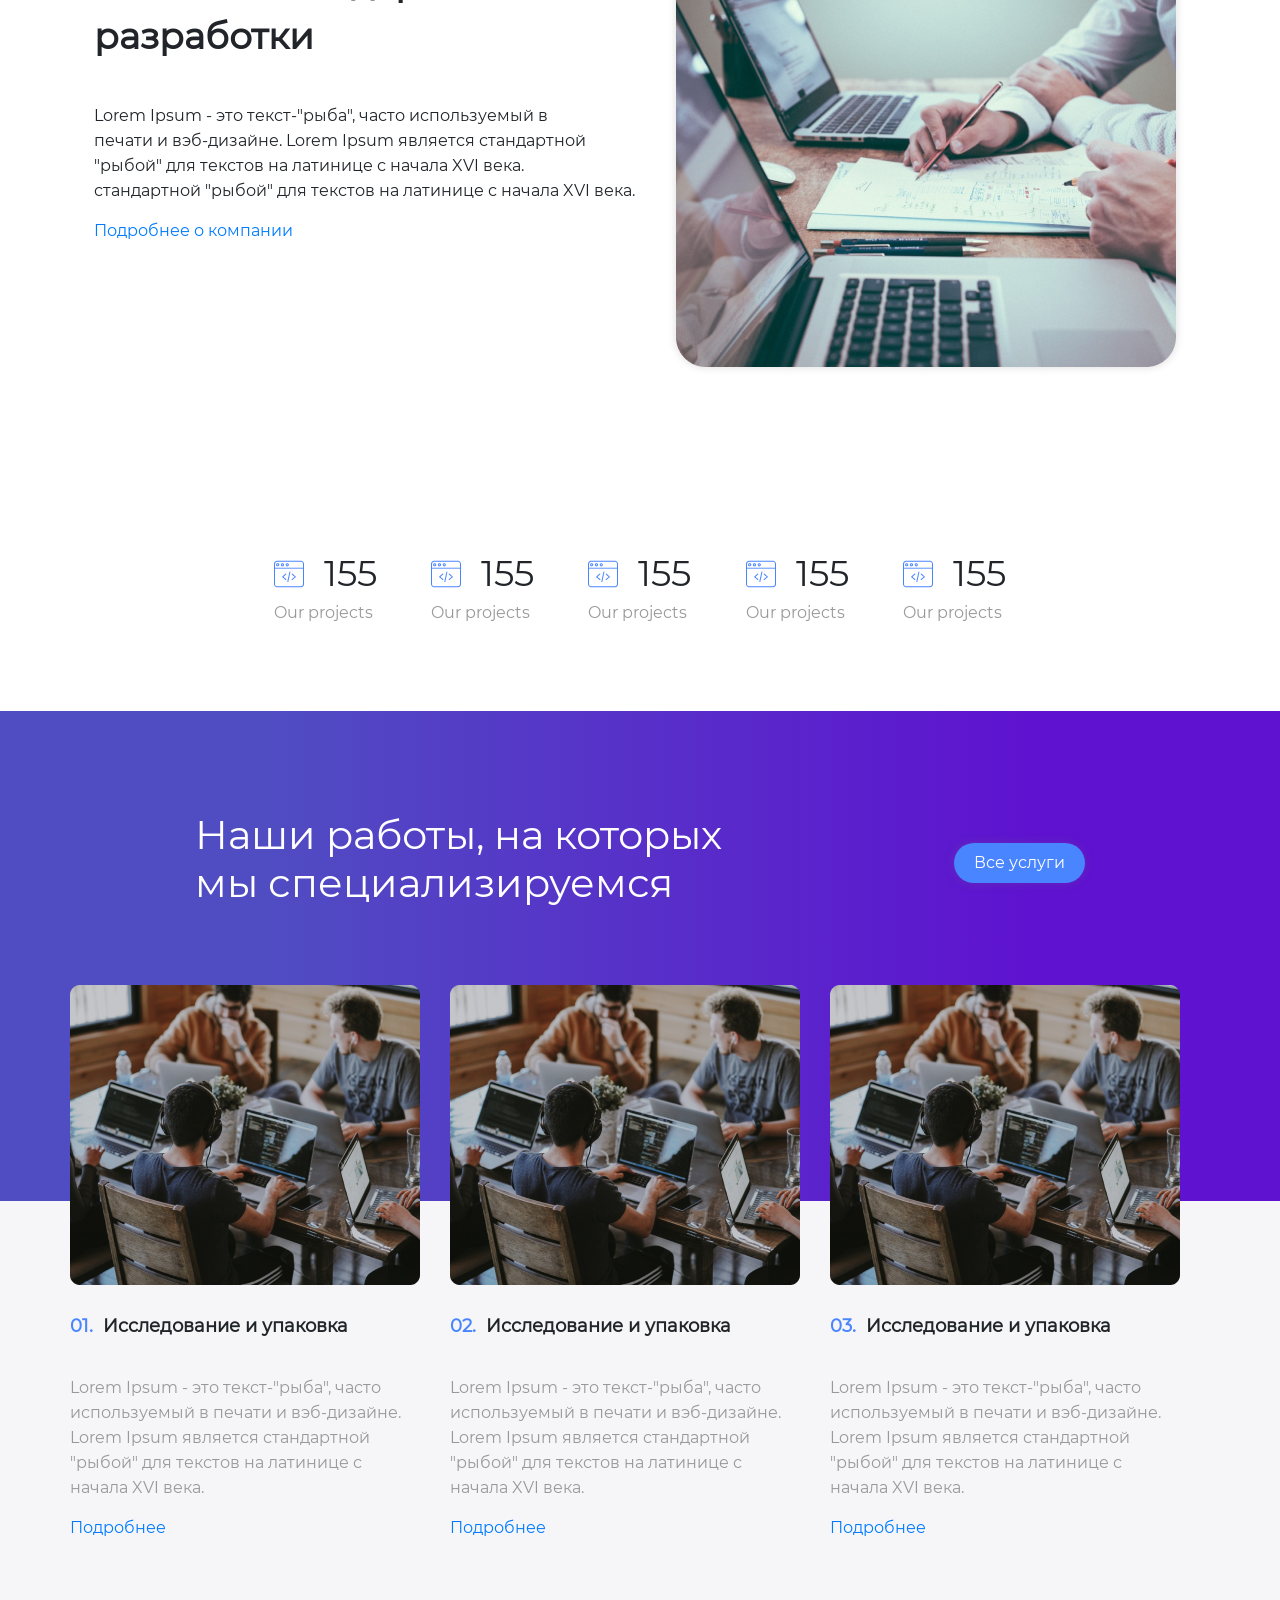
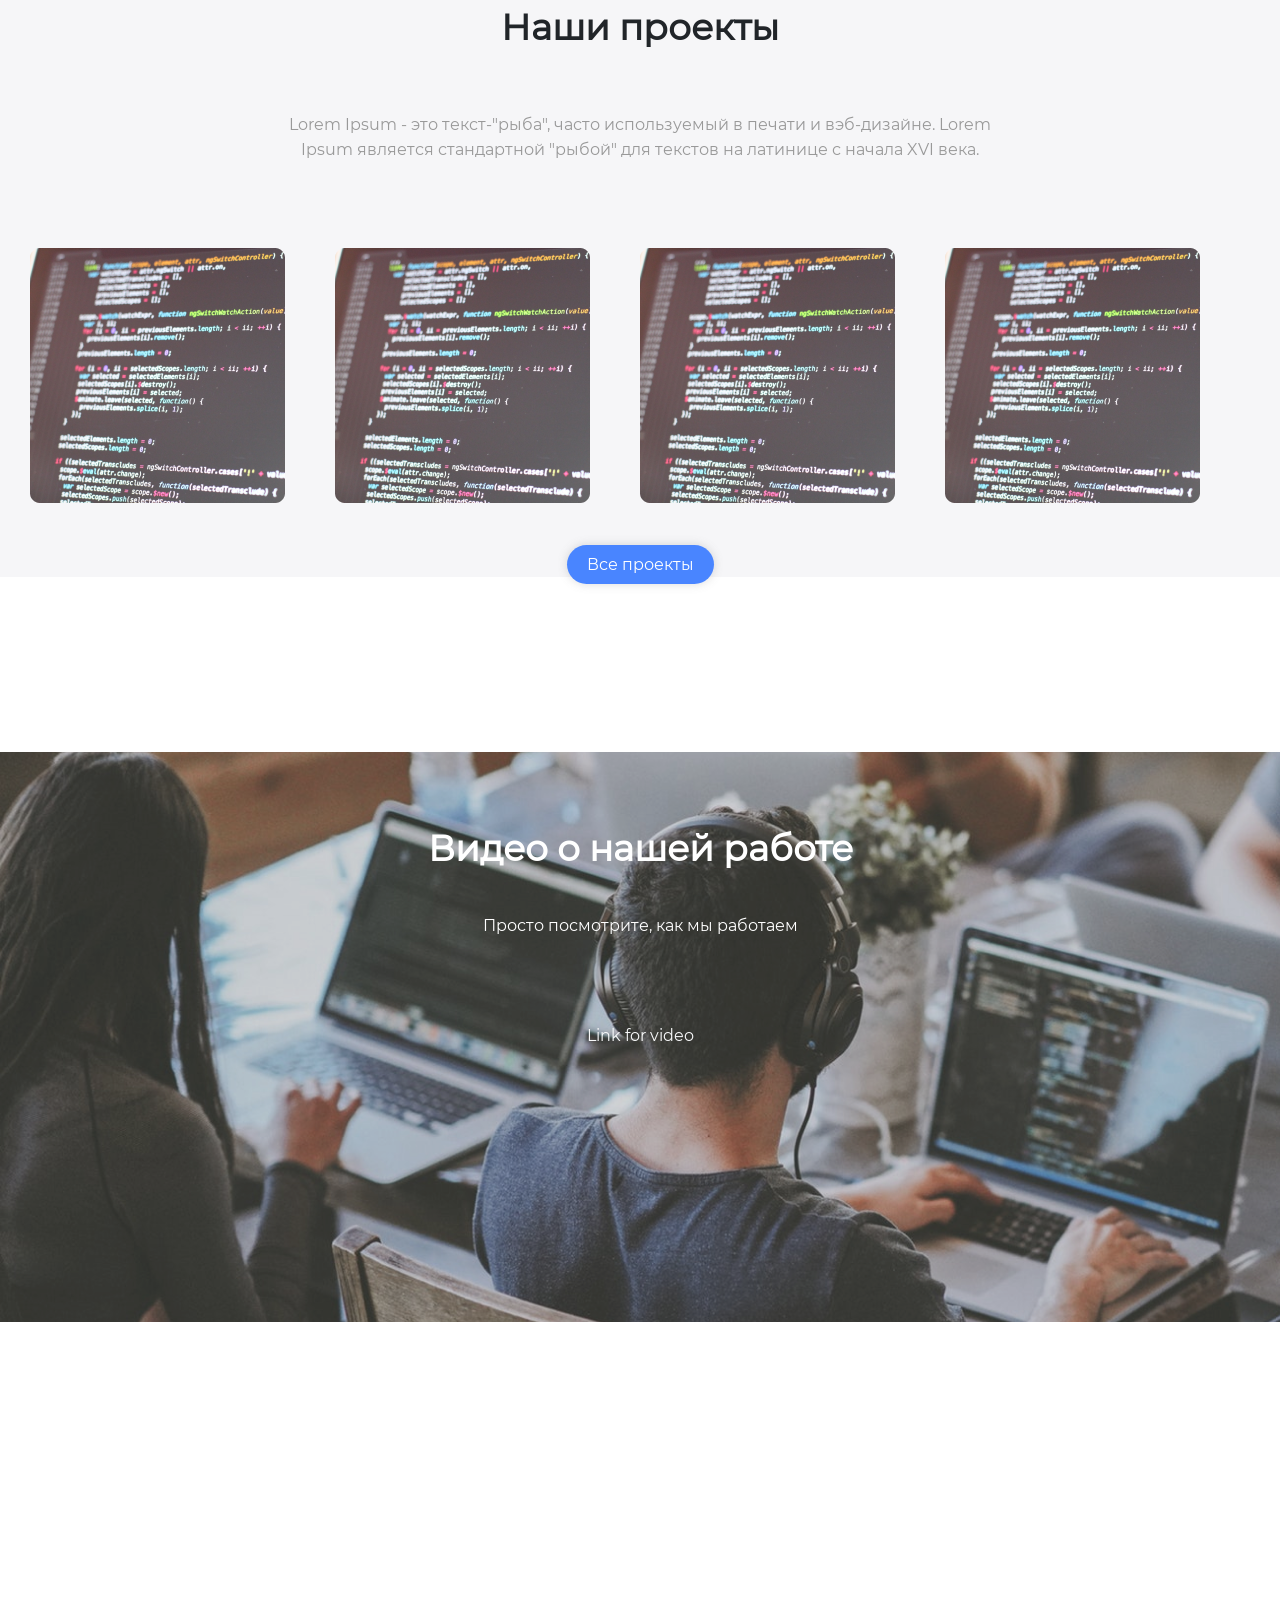
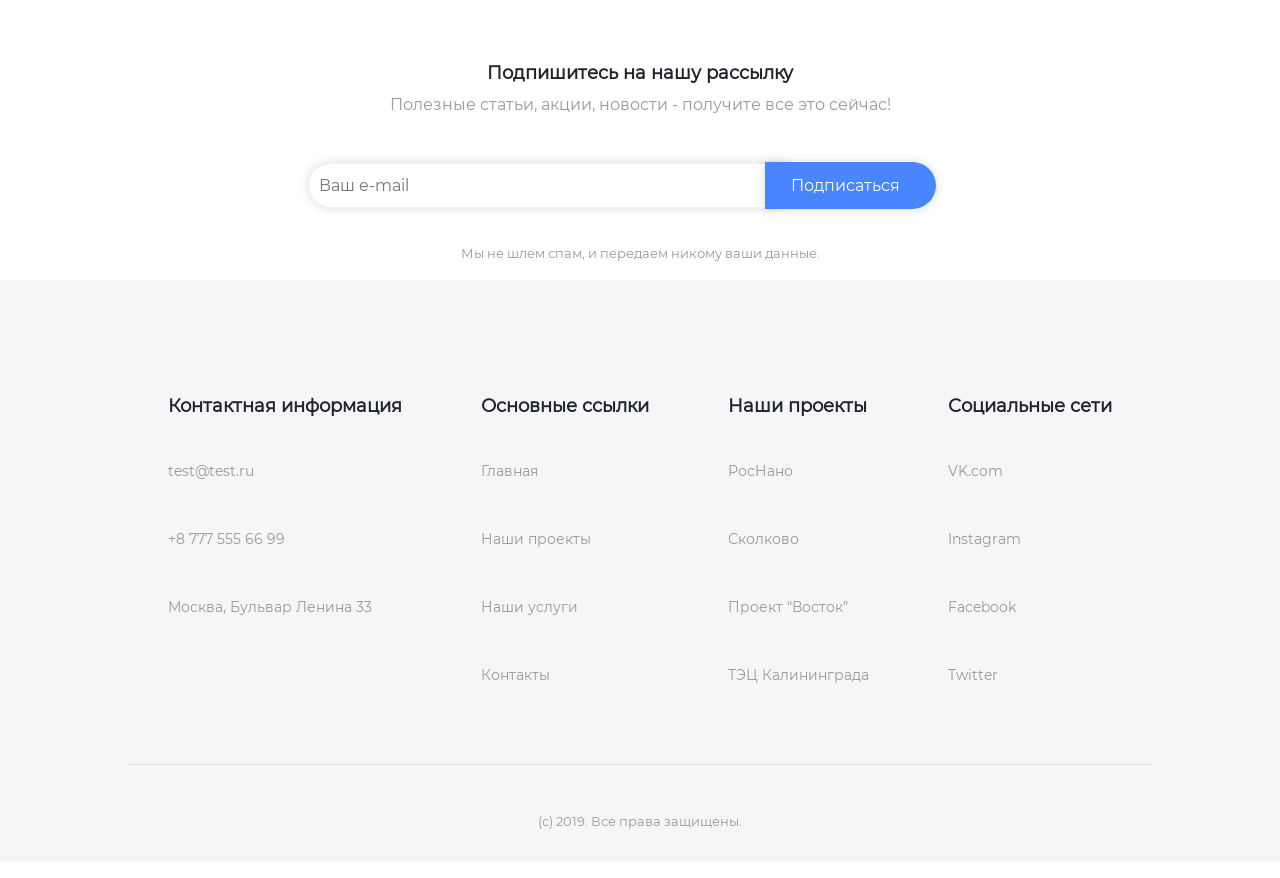
<file: html/MyLastWebsite/index.html>
<!DOCTYPE html><html lang="en"><head> <meta charset="UTF-8"> <meta http-equiv="X-UA-Compatible" content="IE=edge"> <meta name="viewport" content="width=device-width, initial-scale=1.0"> <link rel="stylesheet" href="Aos/aos.css"> <script src="Aos/aos.js"></script> <link rel="stylesheet" href="fontawesome/css/all.min.css"> <script src="fontawesome/js/all.min.js"></script> <link rel="stylesheet" href="bootstrap/css/bootstrap.min.css"> <link rel="stylesheet" href="Swiper/swiper-bundle.min.css"> <script src="Swiper/swiper-bundle.min.js"></script> <link rel="stylesheet" href="css/style-dist.css"> <link rel="shortcut icon" href="../../img/icon.png" type="image/x-icon"> <title>Company</title></head><body> <div class="loader-wrapper"> <div class="loader"></div><div class="loader-section section-left"></div><div class="loader-section section-right"></div></div><div class="wrapper"> <div class="fullsecreen"> <div> <header> <div class="header__body"> <div class="header__conent" id="header"> <ul class="header__list container-fluid"> <li class="header__link"><a href="#">Главная</a></li><li class="header__link"><a href="#work">Наши проекты</a></li><li class="header__link"><a href="#">Услуги</a></li><li class="header__link"><a href="#">Новости</a></li><li class="header__link"><a href="#">Контакты</a></li></ul> </div><div id="br"> <div class="burger-menu"> <a href="" class="burger-menu_button"> <spun class="burger-menu_lines"></spun> </a> <nav class="burger-menu_nav"> <a href="#" class="burger-menu_link">Главная</a> <a href="#work" class="burger-menu_link">Наши проекты</a> <a href="#" class="burger-menu_link">Услуги</a> <a href="#" class="burger-menu_link">Новости</a> <a href="#" class="burger-menu_link">Контакты</a> </nav> <div class="burger-menu_overlay"></div></div></div></div></header> <div class="center"> <p id="header__subtitle">Передовая IT студия</p><div id="full__title"></div><a id="header__button" href="#">Наши проекты</a> </div></div></div><main> <div class="main__body justify-content-between"> <div class="main__content"> <section class="phone container-fluid text-center"> <h1 class="phone__title text-center" data-aos="fade-up"> Мы создаем мобильные приложения <br>для крупных корпораций </h1> <p class="phone__subtitle text-center" data-aos="fade-up"> Lorem Ipsum - это текст-"рыба", часто используемый в печати и вэб-дизайне. Lorem <br>Ipsum является стандартной "рыбой" для текстов на латинице с начала XVI века. </p><div class="web__site d-flex justify-content-between"> <div class="web__site1 d-flex" data-aos="fade-up"> <div class="img__1"> <img src="img/elem/project.png" alt=""> </div><div class="website__text"> <p class="web__site__title"> Создание сайтов </p><p class="web__site__subtitle"> Lorem Ipsum - это текст- <br>"рыба", часто используе <br>в печати и вэб-дизайне. </p></div></div><div class="web__site1 d-flex" data-aos="fade-up"> <div class="img__1"> <img src="img/elem/project.png" alt=""> </div><div class="website__text"> <p class="web__site__title"> Создание сайтов </p><p class="web__site__subtitle"> Lorem Ipsum - это текст- <br>"рыба", часто используе <br>в печати и вэб-дизайне. </p></div></div><div class="web__site1 d-flex" data-aos="fade-up"> <div class="img__1"> <img src="img/elem/project.png" alt=""> </div><div class="website__text"> <p class="web__site__title"> Создание сайтов </p><p class="web__site__subtitle"> Lorem Ipsum - это текст- <br>"рыба", часто используе <br>в печати и вэб-дизайне. </p></div></div></div><div> <a id="header__button__two" href="#">Наши проекты</a> </div></section> <section class="devoloper"> <div class="devoloper__body"> <div class="devoloper__content container-fluid d-flex justify-content-around"> <div class="devoloper__text"> <h1>Высокие стандарты <br>разработки</h1> <p> Lorem Ipsum - это текст-"рыба", часто используемый в <br>печати и вэб-дизайне. Lorem Ipsum является стандартной <br>"рыбой" для текстов на латинице с начала XVI века. <br>стандартной "рыбой" для текстов на латинице с начала XVI века. </p><a href="#" class="fewsadfsadf">Подробнее о компании</a> </div><div class="devoloper__img"> <img src="img/devoloper.png" alt=""> </div></div></div></section> <section class="numbers"> <div class="numbers__body"> <div class="numbers__content container-fluid"> <div class="d-flex qwerty justify-content-around"> <div class="first__number"> <div class="d-flex asdf align-items-center"> <div class="first__number__img"> <img src="img/elem/web-programming.png" alt=""> </div><div class="first__number__num"> <p>155</p></div></div><p class="our__pr">Our projects</p></div><div class="first__number"> <div class="d-flex asdf align-items-center"> <div class="first__number__img"> <img src="img/elem/web-programming.png" alt=""> </div><div class="first__number__num"> <p>155</p></div></div><p class="our__pr">Our projects</p></div><div class="first__number"> <div class="d-flex asdf align-items-center"> <div class="first__number__img"> <img src="img/elem/web-programming.png" alt=""> </div><div class="first__number__num"> <p>155</p></div></div><p class="our__pr">Our projects</p></div><div class="first__number"> <div class="d-flex asdf align-items-center"> <div class="first__number__img"> <img src="img/elem/web-programming.png" alt=""> </div><div class="first__number__num"> <p>155</p></div></div><p class="our__pr">Our projects</p></div><div class="first__number"> <div class="d-flex asdf align-items-center"> <div class="first__number__img"> <img src="img/elem/web-programming.png" alt=""> </div><div class="first__number__num"> <p>155</p></div></div><p class="our__pr">Our projects</p></div></div></div></div></section> <section class="spec"> <div class="spec__body"> <div class="spec__content container-fluid "> <div class="d-flex align-items-center justify-content-around"> <h1 class="spec__title"> Наши работы, на которых <br>мы специализируемся </h1> <a href="#" class="spec__btn"> Все услуги </a> </div><div class="d-flex dsadasd justify-content-center"> <div class="dfwewed"> <div class="first__spec"> <img src="img/Rectangle 2.png" alt=""> <h3 class="first__spec__title"> <span>01.</span>Исследование и упаковка </h3> <p class="first__spec__subtitle"> Lorem Ipsum - это текст-"рыба", часто <br>используемый в печати и вэб-дизайне. <br>Lorem Ipsum является стандартной <br>"рыбой" для текстов на латинице с <br>начала XVI века. </p><a href="#" class="first__spec__href"> Подробнее </a> </div><div class="first__spec"> <img src="img/Rectangle 2.png" alt=""> <h3 class="first__spec__title"> <span>02.</span>Исследование и упаковка </h3> <p class="first__spec__subtitle"> Lorem Ipsum - это текст-"рыба", часто <br>используемый в печати и вэб-дизайне. <br>Lorem Ipsum является стандартной <br>"рыбой" для текстов на латинице с <br>начала XVI века. </p><a href="#" class="first__spec__href"> Подробнее </a> </div><div class="first__spec"> <img src="img/Rectangle 2.png" alt=""> <h3 class="first__spec__title"> <span>03.</span>Исследование и упаковка </h3> <p class="first__spec__subtitle"> Lorem Ipsum - это текст-"рыба", часто <br>используемый в печати и вэб-дизайне. <br>Lorem Ipsum является стандартной <br>"рыбой" для текстов на латинице с <br>начала XVI века. </p><a href="#" class="first__spec__href"> Подробнее </a> </div></div><div class="swiper mySwiper"> <div class="swiper-wrapper"> <div class="swiper-slide"> <div class="first__spec"> <img src="img/Rectangle 2.png" alt=""> <h3 class="first__spec__title"> <span>01.</span>Исследование и упаковка </h3> <p class="first__spec__subtitle"> Lorem Ipsum - это текст-"рыба", часто <br>используемый в печати и вэб-дизайне. <br>Lorem Ipsum является стандартной <br>"рыбой" для текстов на латинице с <br>начала XVI века. </p><a href="#" class="first__spec__href"> Подробнее </a> </div></div><div class="swiper-slide"> <div class="first__spec"> <img src="img/Rectangle 2.png" alt=""> <h3 class="first__spec__title"> <span>02.</span>Исследование и упаковка </h3> <p class="first__spec__subtitle"> Lorem Ipsum - это текст-"рыба", часто <br>используемый в печати и вэб-дизайне. <br>Lorem Ipsum является стандартной <br>"рыбой" для текстов на латинице с <br>начала XVI века. </p><a href="#" class="first__spec__href"> Подробнее </a> </div></div><div class="swiper-slide"> <div class="first__spec"> <img src="img/Rectangle 2.png" alt=""> <h3 class="first__spec__title"> <span>03.</span>Исследование и упаковка </h3> <p class="first__spec__subtitle"> Lorem Ipsum - это текст-"рыба", часто <br>используемый в печати и вэб-дизайне. <br>Lorem Ipsum является стандартной <br>"рыбой" для текстов на латинице с <br>начала XVI века. </p><a href="#" class="first__spec__href"> Подробнее </a> </div></div></div><div class="swiper-pagination"></div></div></div></div></div></section> <section class="work" id="work"> <div class="work__body"> <div class="work__content container-fluid"> <h1 class="work__title"> Наши проекты </h1> <p class="work__subtitle"> Lorem Ipsum - это текст-"рыба", часто используемый в печати и вэб-дизайне. Lorem <br>Ipsum является стандартной "рыбой" для текстов на латинице с начала XVI века. </p><div class="d-flex afdasf justify-content-center"> <div class="work__image"> <img src="img/Rectangle 2 (1).png" alt=""> </div><div class="work__image"> <img src="img/Rectangle 2 (1).png" alt=""> </div><div class="work__image"> <img src="img/Rectangle 2 (1).png" alt=""> </div><div class="work__image"> <img src="img/Rectangle 2 (1).png" alt=""> </div></div><div class="swiper mySwiper"> <div class="swiper-wrapper"> <div class="swiper-slide"> <div class="work__image"> <img src="img/Rectangle 2 (1).png" alt=""> </div></div><div class="swiper-slide"> <div class="work__image"> <img src="img/Rectangle 2 (1).png" alt=""> </div></div><div class="swiper-slide"> <div class="work__image"> <img src="img/Rectangle 2 (1).png" alt=""> </div></div></div><div class="swiper-pagination asdsaf"></div></div><a href="#" class="work__btn">Все проекты</a> </div></div></section> <section class="video"> <div class="video__body"> <div class="video__content container-fluid"> <h1 class="video__title">Видео о нашей работе</h1> <p class="video__subtitle"> Просто посмотрите, как мы работаем </p><div class="video__youtube"> <a href="https://www.youtube.com/watch?v=2-VKC8g2u1Y&t=4s" target="_blank" class="text-light">Link for video</a> </div></div></div></section> <section class="mail"> <div class="mail__body"> <div class="mail__content"> <h1 class="mail__title"> Подпишитесь на нашу рассылку </h1> <p class="mail__subtitle"> Полезные статьи, акции, новости - получите все это сейчас! </p><div class="mail__subscribe"> <form action=""> <input class="mail__inp" type="email" placeholder="Ваш e-mail"> <a href="#" class="mail__btn">Подписаться</a> </form> </div><p class="mail__subscribe__subtitle"> Мы не шлем спам, и передаем никому ваши данные. </p></div></div></section> </div></div></main> <footer> <div class="footer__body"> <div class="footer__content"> <div class="footer__main__list"> <ul> <li> <h1 class="footer__title">Контактная информация</h1> </li><li> <p class="footer__link"> test@test.ru</p></li><li> <p class="footer__link">+8 777 555 66 99</p></li><li> <p class="footer__link">Москва, Бульвар Ленина 33</p></li></ul> <ul> <li> <h1 class="footer__title">Основные ссылки</h1> </li><li> <p class="footer__link">Главная</p></li><li> <p class="footer__link">Наши проекты</p></li><li> <p class="footer__link">Наши услуги</p></li><li> <p class="footer__link">Контакты</p></li></ul> <ul> <li> <h1 class="footer__title">Наши проекты</h1> </li><li> <p class="footer__link">РосНано</p></li><li> <p class="footer__link">Сколково</p></li><li> <p class="footer__link">Проект “Восток”</p></li><li> <p class="footer__link">ТЭЦ Калининграда</p></li></ul> <ul> <li> <h1 class="footer__title">Социальные сети</h1> </li><li> <p class="footer__link">VK.com</p></li><li> <p class="footer__link">Instagram</p></li><li> <p class="footer__link">Facebook</p></li><li> <p class="footer__link">Twitter</p></li></ul> </div><div class="accordion" id="accordionExample"> <div class="card"> <div class="card-header" id="headingOne"> <h2 class="mb-0"> <button class="btn btn-link btn-block text-left" type="button" data-toggle="collapse" data-target="#collapseOne" aria-expanded="true" aria-controls="collapseOne"> Контактная информация </button> </h2> </div><div id="collapseOne" class="collapse" aria-labelledby="headingOne" data-parent="#accordionExample"> <div class="card-body"> <ul> <li> <p class="footer__link"> test@test.ru</p></li><li> <p class="footer__link">+8 777 555 66 99</p></li><li> <p class="footer__link">Москва, Бульвар Ленина 33</p></li></ul> </div></div></div><div class="card"> <div class="card-header" id="headingTwo"> <h2 class="mb-0"> <button class="btn btn-link btn-block text-left collapsed" type="button" data-toggle="collapse" data-target="#collapseTwo" aria-expanded="false" aria-controls="collapseTwo"> Основные ссылки </button> </h2> </div><div id="collapseTwo" class="collapse" aria-labelledby="headingTwo" data-parent="#accordionExample"> <div class="card-body"> <ul> <li> <p class="footer__link">Главная</p></li><li> <p class="footer__link">Наши проекты</p></li><li> <p class="footer__link">Наши услуги</p></li><li> <p class="footer__link">Контакты</p></li></ul> </div></div></div><div class="card"> <div class="card-header" id="headingThree"> <h2 class="mb-0"> <button class="btn btn-link btn-block text-left collapsed" type="button" data-toggle="collapse" data-target="#collapseThree" aria-expanded="false" aria-controls="collapseThree"> Наши проекты </button> </h2> </div><div id="collapseThree" class="collapse" aria-labelledby="headingThree" data-parent="#accordionExample"> <div class="card-body"> <ul> <li> <p class="footer__link">РосНано</p></li><li> <p class="footer__link">Сколково</p></li><li> <p class="footer__link">Проект “Восток”</p></li><li> <p class="footer__link">ТЭЦ Калининграда</p></li></ul> </div></div></div><div class="card"> <div class="card-header" id="headingFour"> <h2 class="mb-0"> <button class="btn btn-link btn-block text-left collapsed" type="button" data-toggle="collapse" data-target="#collapseFour" aria-expanded="false" aria-controls="collapseFour"> Социальные сети </button> </h2> </div><div id="collapseFour" class="collapse" aria-labelledby="headingFour" data-parent="#accordionExample"> <div class="card-body"> <ul> <li> <p class="footer__link">VK.com</p></li><li> <p class="footer__link">Instagram</p></li><li> <p class="footer__link">Facebook</p></li><li> <p class="footer__link">Twitter</p></li></ul> </div></div></div></div><hr> <div class="finish__footer"> <p class="copy">(с) 2019. Все права защищены.</p></div></div></div></footer> <button id="topBtn">&uparrow;</button> </div><script src="js/jquery.js"></script> <script src="js/main.js"></script> <script src="bootstrap/js/bootstrap.min.js"></script> <script src="js/popper.js"></script></body></html>
</file>
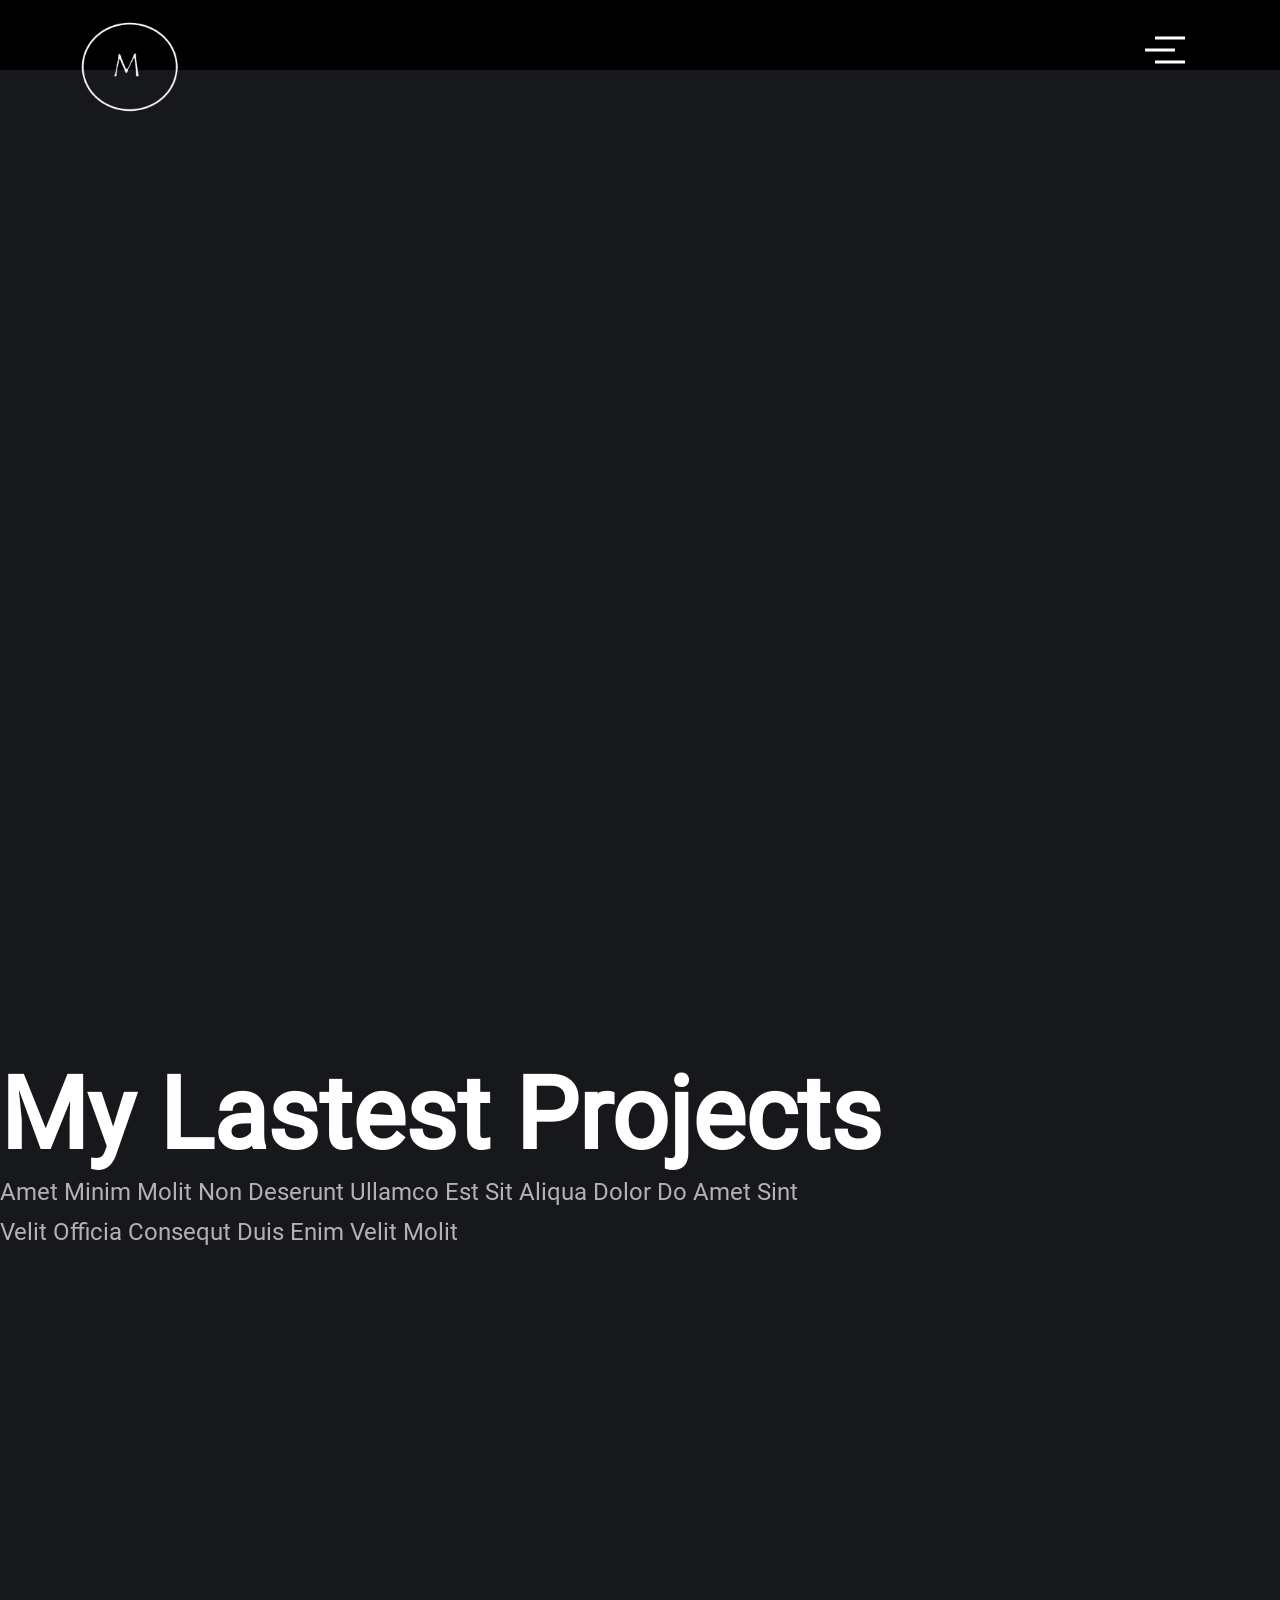
<file: html/more.html>
<!DOCTYPE html><html lang="en"><head> <meta charset="UTF-8"> <meta name="viewport" content="width=device-width, user-scalable=no, initial-scale=1.0, maximum-scale=1.0, minimum-scale=1.0"> <meta http-equiv="X-UA-Compatible" content="ie=edge"> <link rel="stylesheet" href="../css/burger.css"> <link rel="stylesheet" href="../css/style.css"> <link rel="stylesheet" href="../css/swiper.css"> <link rel="stylesheet" href="../css/aos.css"> <script src="../js/jquery.js"></script> <script src="../js/jquery.ripples.min.js"></script> <link rel="shortcut icon" href="../img/icon.png" type="image/x-icon"> <script src="../js/aos.js"></script> <title>Muhammadrizo</title></head><body> <div class="loader-wrapper"> <div class="loader"></div><div class="loader-section section-left"></div><div class="loader-section section-right"></div></div><div class='cursor' id="cursor"></div><div class='cursor2' id="cursor2"></div><div class='cursor3' id="cursor3"></div><div class="wrapper"> <header> <div class="full"> <div class="header__content"> <div class="logo"> <a href="/" class="hover-target"><img src="../img/logo.png" alt=""></a> </div><div class="burger-menu"> <a href="" class="burger-menu_button"> <spun class="burger-menu_lines"></spun> </a> <nav class="burger-menu_nav"> <a href="/" class="burger-menu_link hover-target">Home</a> </nav> <div class="burger-menu_overlay"></div></div></div><div class="all_c"> <h1>Muhammad <span>rizo</span> <br><span>Program</span> mer</h1> </div><div class="scroll-downs"> <div class="mousey"> <div class="scroller"></div></div></div></div></header> <main> <section class="myproj project"> <div class="project__first__text"> <h1 class="project__title">My Lastest Projects</h1> <p class="project__subtitle">Amet minim Molit Non deserunt ullamco est sit aliqua dolor do amet sint <br>velit officia consequt duis enim velit molit </p></div><div class="project__cards"> <div class="project__card" data-aos="fade-right"> <a href="allbirds/index.html" target="_blank" style="color: #fff;" class="hover-target"> <div class="project__image"> <img src="../img/myworks/allbirds.png" alt="" class="project__card__1" width="450"> </div><div class="project__card__text"> <div class="first__card__text"> <h1 style="font-size: 20px;">Allbirds</h1> <p>Jul-2021</p></div><div class="second__card__text"> <h3>Running Shoes Made From Trees</h3> <h3>New color to keep you moving</h3> </div></div></a> </div><div class="project__card" data-aos="fade-up"> <a href="dance/index.html" target="_blank" style="color: #fff;" class="hover-target"> <div class="project__image"> <img src="../img/myworks/bike.png" alt="" class="project__card__1" width="450"> </div><div class="project__card__text"> <div class="first__card__text"> <h1>Dance</h1> <p>Sen-2021</p></div><div class="second__card__text"> <h3>Move with impact</h3> <p>on a monthly, full-service ebike subscription.</p></div></div></a> </div><div class="project__card" data-aos="fade-left"> <a href="MyLastWebsite/index.html" target="_blank" style="color: #fff;" class="hover-target"> <div class="project__image"> <img src="../img/myworks/company.png" alt="" class="project__card__1" width="450"> </div><div class="project__card__text"> <div class="first__card__text"> <h1>Company</h1> <p>Avg-2021</p></div><div class="second__card__text"> <h3>Передовая IT студия</h3> <p>Мы создаем легкие решения для сложных задач и проблем</p></div></div></a> </div></div><div class="project__cards"> <div class="project__card" data-aos="fade-left"> <a href="сомпаний/index.html" target="_blank" style="color: #fff;" class="hover-target"> <div class="project__image"> <img src="../img/myworks/company2.png" alt="" class="project__card__1" width="450"> </div><div class="project__card__text"> <div class="first__card__text"> <h1>Company</h1> <p>Nov-2021</p></div><div class="second__card__text"> <h3>Разработка IT‑продуктов</h3> <p>Разработаем проект с нуля, доработаем текущий проект или усилим вашу ИТ-команду лучшими разработчиками на рынке</p></div></div></a> </div><div class="project__card" data-aos="fade-up"> <a href="denis/index.html" target="_blank" style="color: #fff;" class="hover-target"> <div class="project__image"> <img src="../img/myworks/denis.png" alt="" class="project__card__1" width="450"> </div><div class="project__card__text"> <div class="first__card__text"> <h1>Portfolio</h1> <p>Sen-2021</p></div><div class="second__card__text"> <h3>Denis Novik</h3> <p>Hi, I'm Desis - UX/UI designer from Minsk. I'm interested in disigner and evrything connected with it. </p></div></div></a> </div></div></section> </main> </div><script src="../js/swiper.js"></script> <script src="../js/main.js"></script></body></html>
</file>
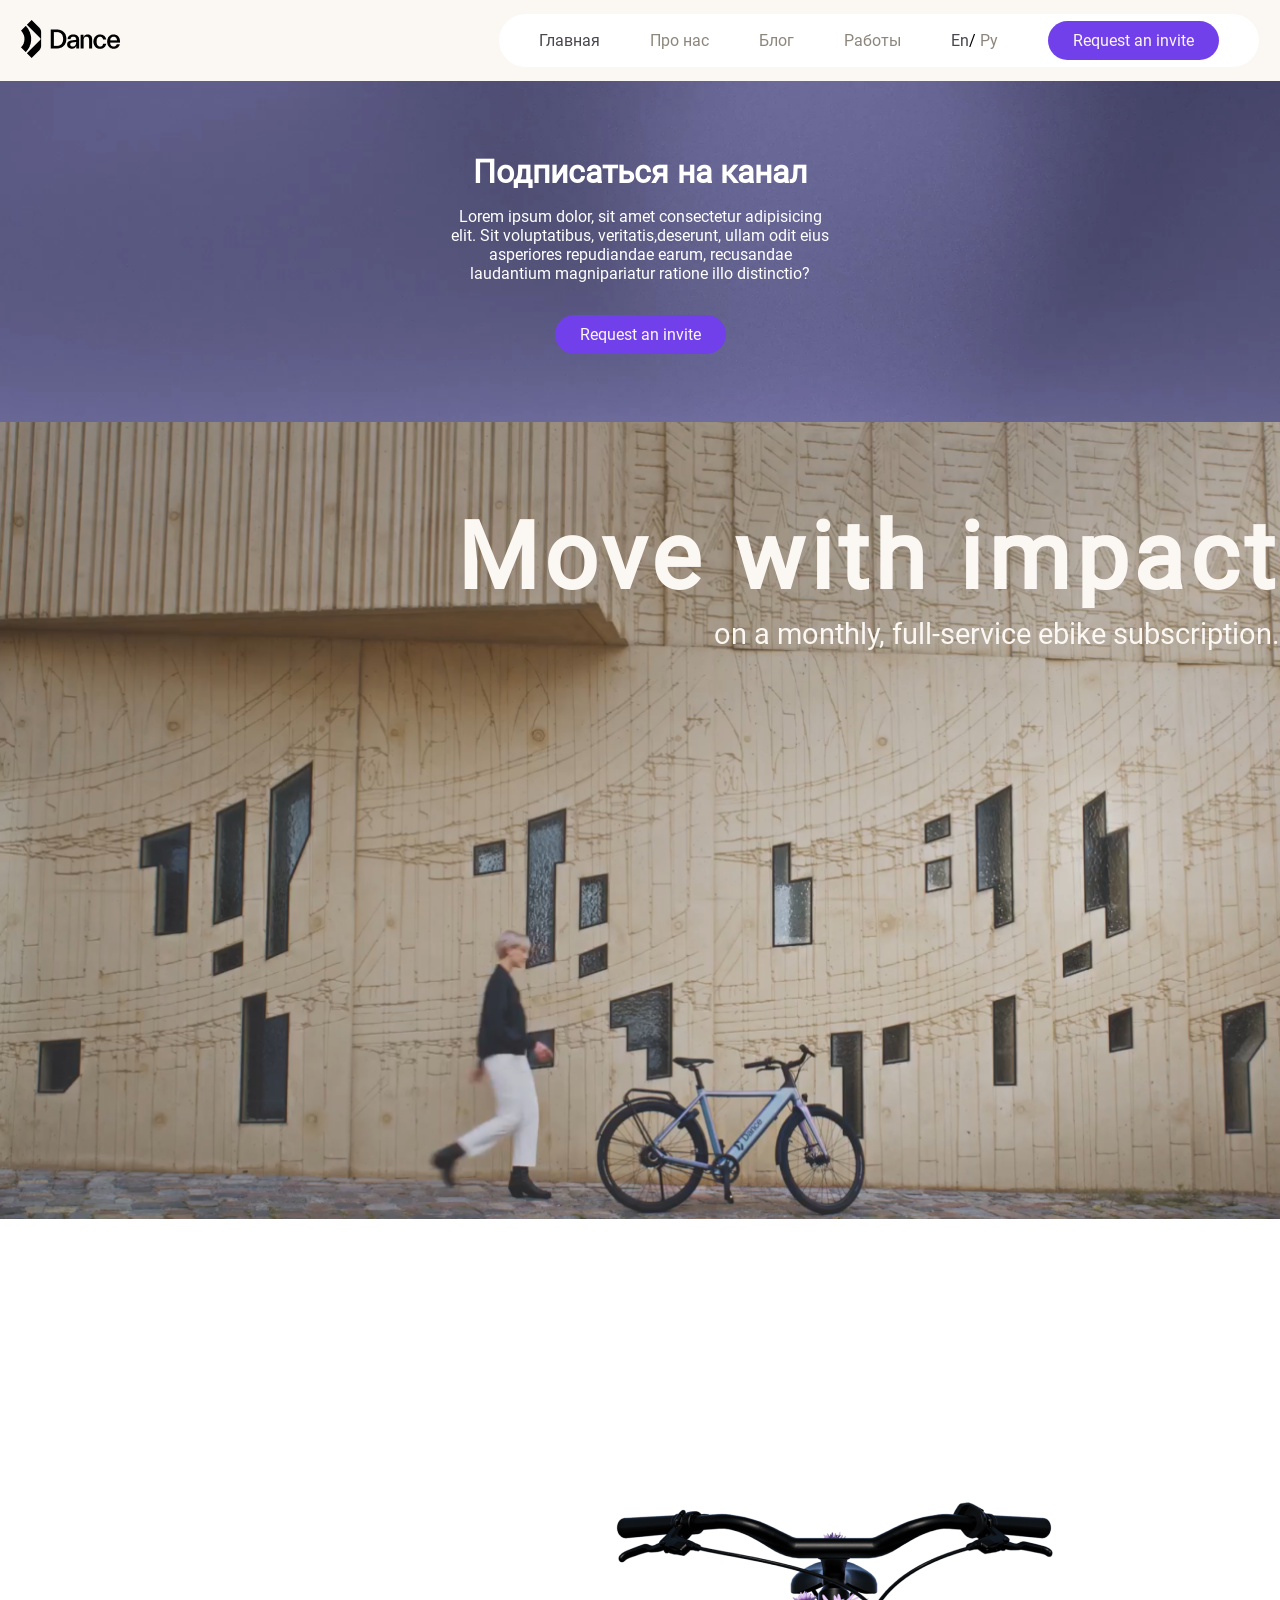
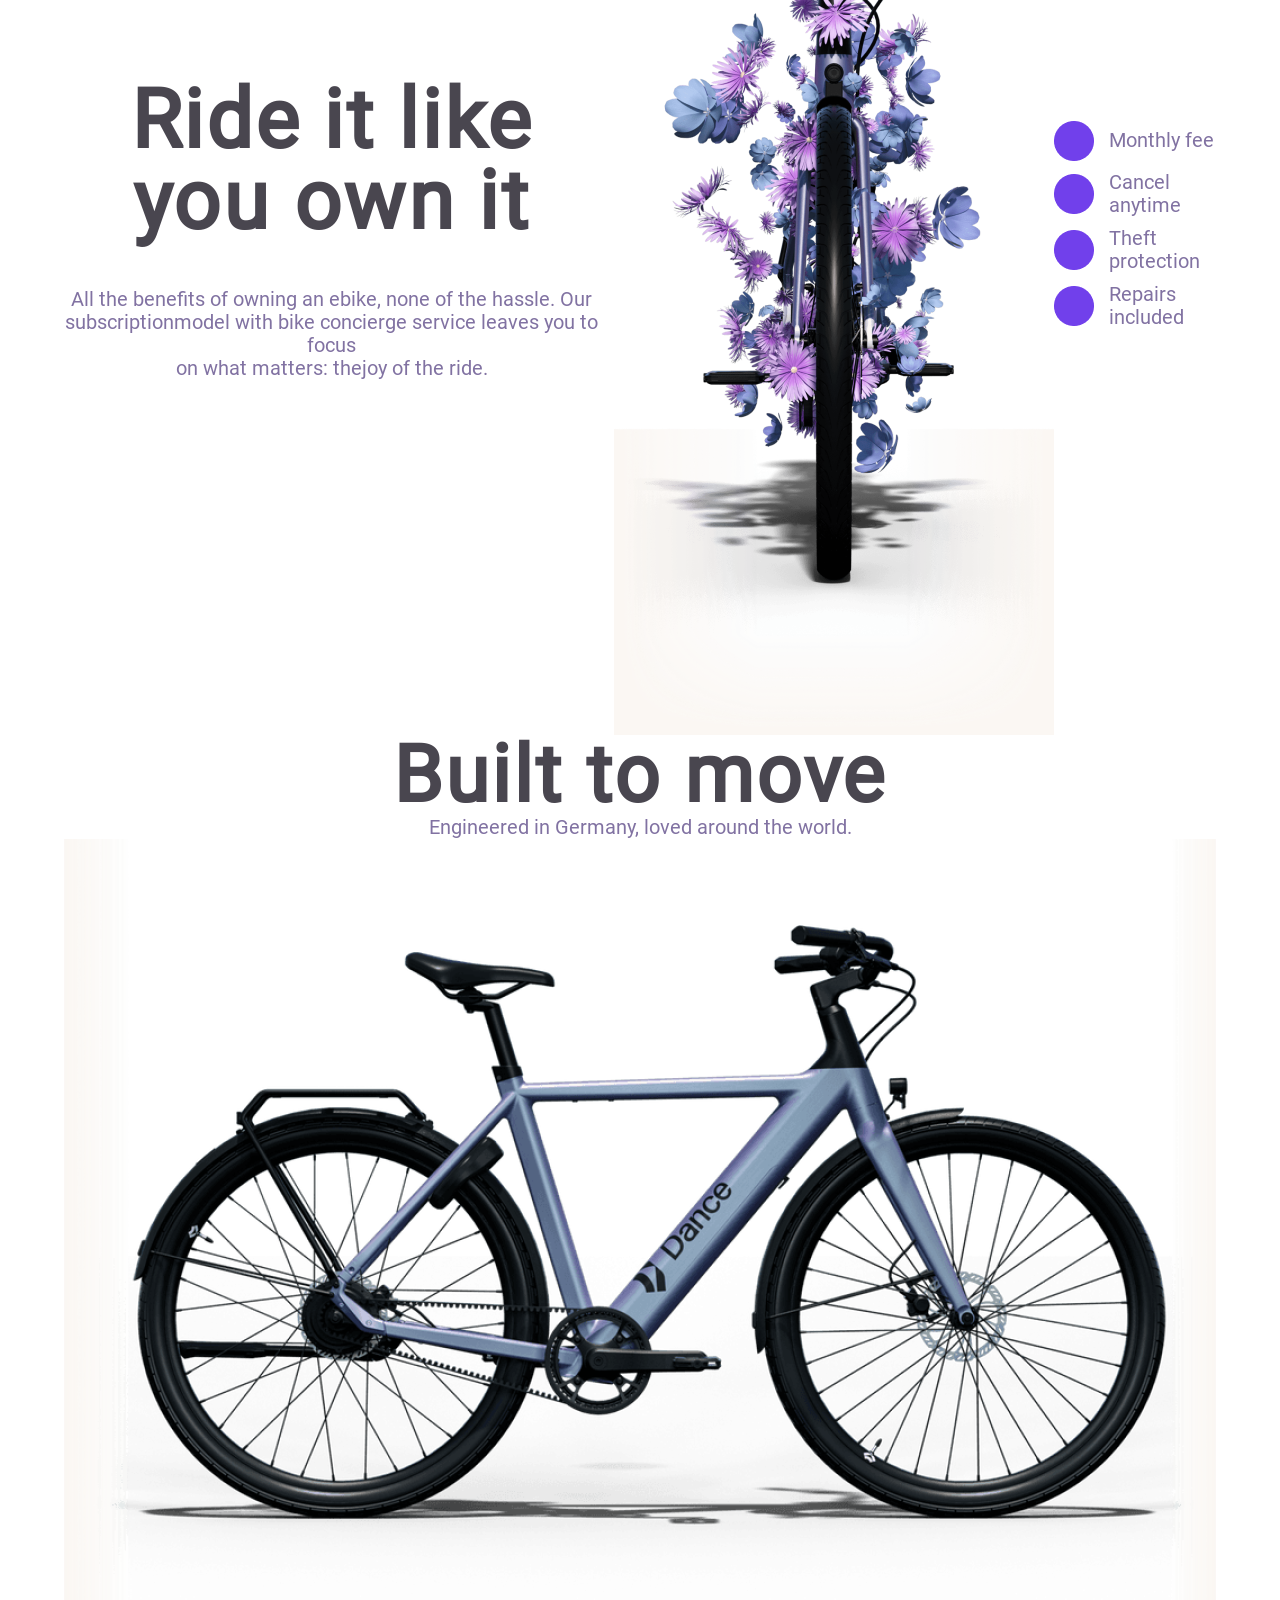
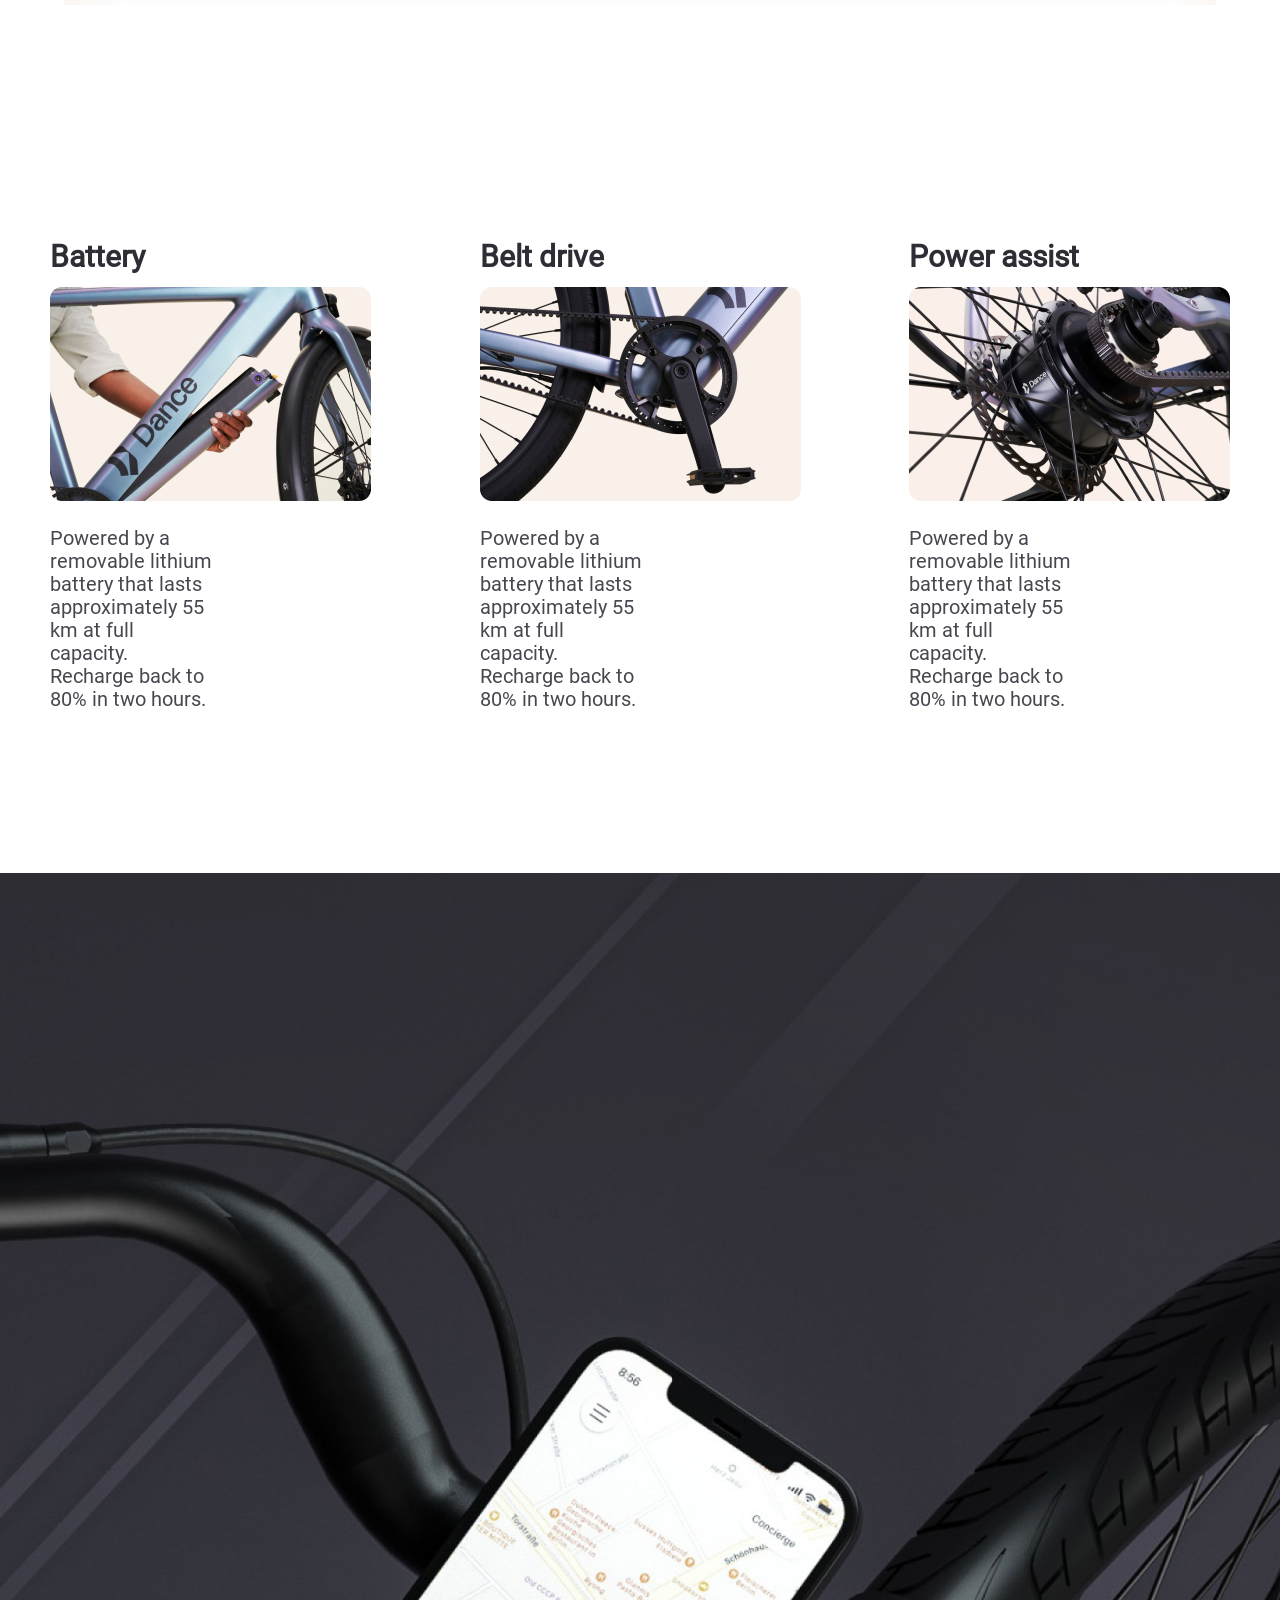
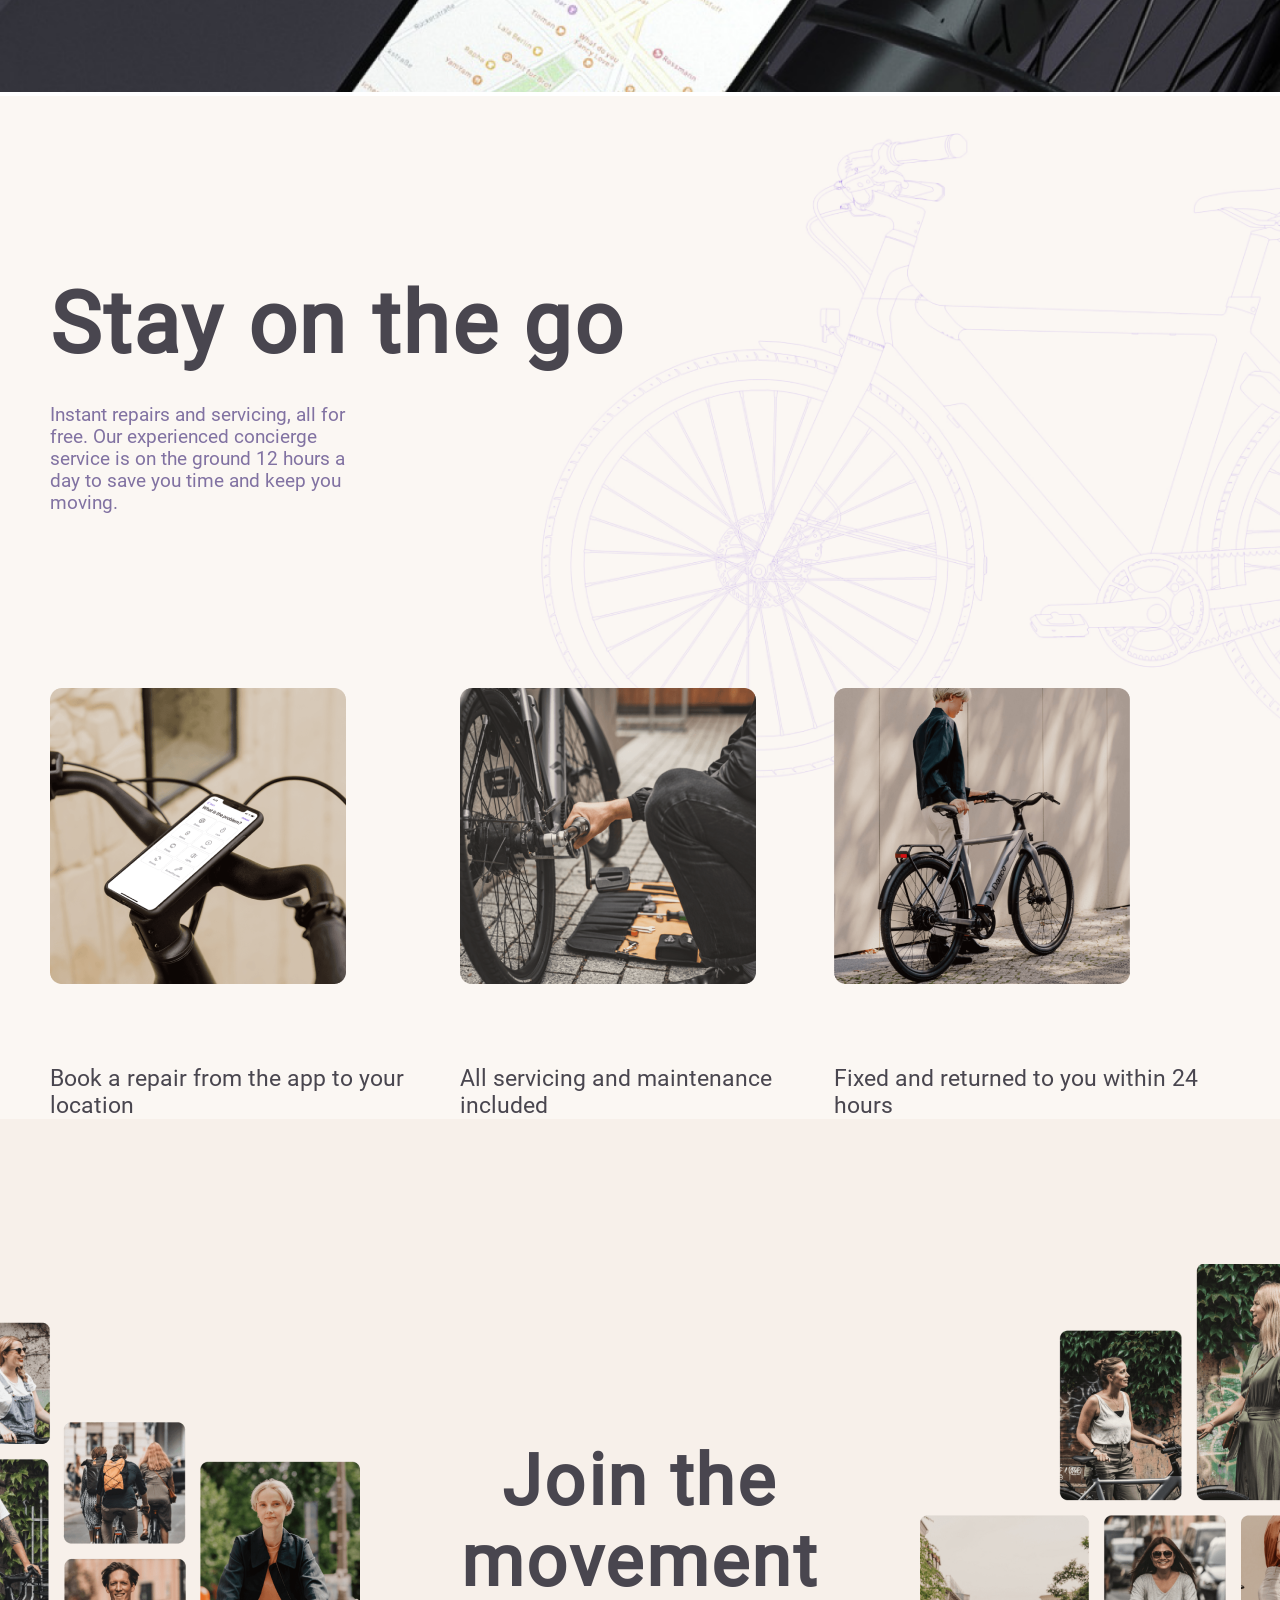
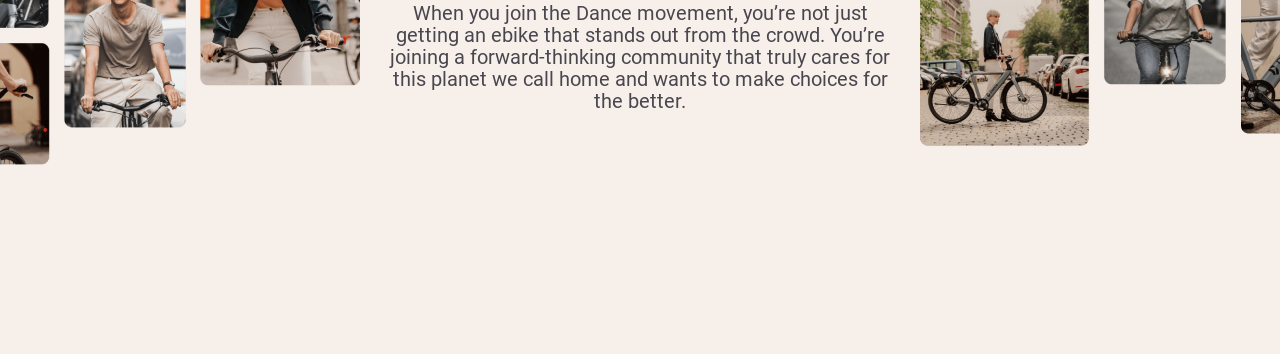
<file: html/dance/ru.html>
<!DOCTYPE html><html lang="ru"><head><meta charset="UTF-8"><meta name="viewport" content="width=device-width, initial-scale=1.0"><link rel="stylesheet" href="aos/aos.css"><script src="aos/aos.js"></script><link rel="stylesheet" href="css/style.css"><link rel="shortcut icon" href="../../img/icon.png" type="image/x-icon"><title>Велосипед</title></head><body><div class="loader-wrapper"><div class="loader"></div><div class="loader-section section-left"></div><div class="loader-section section-right"></div></div><div class="wrapper"><header><div class="notb"><div class="header__body"><div class="header__content"><div class="header__logo"><img src="img/logo.png" alt=""></div><ul class="header__list"><li class="header__link home">Главная</li><li class="header__link about">Про нас</li><li class="header__link blog">Блог</li><li class="header__link jobs">Работы</li><li class="header__link"><a href="index.html" class="en">En</a>/ <a href="ru.html"class="ru">Ру</a></li><li class="header__link end"><a href="" class="header__request">Request an invite</a></li></ul></div></div></div><div class="parent"><div class="yesb d-flex"><div id="burger-menu"><span></span></div><div id="menu"><ul><li class="header__link home">Главная</li><li class="header__link about">Про нас</li><li class="header__link blog">Блог</li><li class="header__link jobs">Работы</li><li class="header__link"><a href="index.html" class="en">En</a>/ <a href="ru.html"class="ru">Ру</a></li><li class="header__link end"><a href="" class="header__request">Request an invite</a></li></ul></div><div class="header__logo"><img src="img/logo.png" alt=""></div></div></div></header><main><div class="main__body"><div class="main__content"><div class="subs"><div class="container"><h1 class="subs__title" data-aos="fade-up">Подписаться на канал</h1><p class="subs__subtitle" data-aos="fade-down">Lorem ipsum dolor, sit amet consectetur adipisicing elit. Sit voluptatibus, veritatis,deserunt, ullam odit eius asperiores repudiandae earum, recusandae laudantium magnipariatur ratione illo distinctio?</p><a href="#" class="header__request subs__button" data-aos="fade-down">Request an invite</a></div></div><div class="move"><h1 class="move__title">Move with impact</h1><p class="move__subtitle">on a monthly, full-service ebike subscription.</p></div><div class="ride"><div class="ride__body"><div class="ride__content container d-flex al"><div class="left"><h1 class="ride__left__title">Ride it like <br>you own it</h1><p class="ride__left__subtitle">All the benefits of owning an ebike, none of the hassle. Our <br>subscriptionmodel with bike concierge service leaves you to focus <br>on what matters: thejoy of the ride.</p></div><div class="right d-flex al"><img src="img/all/Rectangle (1).png" alt=""><div class="right__right"><div class="right__one circle d-flex"><img src="img/circle.png" alt=""><p>Monthly fee</p></div><div class="right__two circle d-flex"><img src="img/circle.png" alt=""><p>Cancel anytime</p></div><div class="right__three circle d-flex"><img src="img/circle.png" alt=""><p>Theft protection</p></div><div class="right__four circle d-flex"><img src="img/circle.png" alt=""><p>Repairs included</p></div></div></div></div></div></div><div class="built"><div class="built__body"><div class="built__content"><h1 class="built__title">Built to move</h1><p class="built__subtitle">Engineered in Germany, loved around the world.</p><img class="built__image" src="img/all/built.png" alt=""></div></div></div><div class="cards"><div class="cards__body"><div class="cards__content container"><div class="d-flex"><div class="card__one"><h1 class="card__title">Battery</h1><img src="img/all/card__one.png" alt="" class="card__img"><ul class="card__ul"><li>Powered by a </li><li>removable lithium</li><li>battery that lasts</li><li>approximately 55</li><li>km at full</li><li>capacity. </li><li>Recharge back to</li><li>80% in two hours.</li></ul></div><div class="card__one"><h1 class="card__title">Belt drive</h1><img src="img/all/card__two.png" alt="" class="card__img"><ul class="card__ul"><li>Powered by a </li><li>removable lithium</li><li>battery that lasts</li><li>approximately 55</li><li>km at full</li><li>capacity. </li><li>Recharge back to</li><li>80% in two hours.</li></ul></div><div class="card__one"><h1 class="card__title">Power assist</h1><img src="img/all/card__three.png" alt="" class="card__img"><ul class="card__ul last__card"><li>Powered by a </li><li>removable lithium</li><li>battery that lasts</li><li>approximately 55</li><li>km at full</li><li>capacity. </li><li>Recharge back to</li><li>80% in two hours.</li></ul></div></div></div><img src="img/all/card last.png" class="card__last" alt=""></div></div><div class="stay"><div class="stay__body"><div class="stay__content container"><h1 class="stay__title">Stay on the go</h1><p class="stay__subtitle">Instant repairs and servicing, all for <br>free. Our experienced concierge <br>service is on the ground 12 hours a <br>day to save you time and keep you <br>moving.</p><div class="d-flex"><div class="card__one"><img src="img/all/stay__card__one.png" alt="" class="card__img"><p class="stay__card__subtitle">Book a repair from the app to your location</p></div><div class="card__one"><img src="img/all/stay__card__two.png" alt="" class="card__img"><p class="stay__card__subtitle">All servicing and maintenance included</p></div><div class="card__one"><img src="img/all/stay__card__three.png" alt="" class="card__img"><p class="stay__card__subtitle">Fixed and returned to you within 24 hours</p></div></div></div></div></div></div></div></main><footer><div class="footer__body"><div class="footer__content"><div class="d-flex"><div class="footer__left"><img src="img/bg/footer__left.png" alt=""></div><div class="footer__center"><h1 class="footer__title">Join the <br>movement</h1><p class="footer__subtitle">When you join the Dance movement, you’re not just <br>getting an ebike that stands out from the crowd. You’re <br>joining a forward-thinking community that truly cares for <br>this planet we call home and wants to make choices for <br>the better. <br></p></div><div class="footer__right"><img src="img/bg/footer__right.png" alt=""></div></div></div></div></footer></div><script src="js/main.js"></script></body></html>
</file>
<file: css/burger.css>
* {
    margin: 0;
    padding: 0;
}
.burger-menu_button {
    position: fixed;
    top: 10px;
    right: 80px;
    z-index: 30;
    width: 80px;
    height: 80px;
    -webkit-transition: 0.4s;
    -moz-transition: 0.4s;
    -o-transition: 0.4s;
    transition: 0.4s;
}
.burger-menu_button:hover .burger-menu_lines {
    filter: brightness(0.7);
}


.burger-menu_lines::before,
.burger-menu_lines::after,
.burger-menu_lines {
    position: absolute;
    width: 30px;
    height: 3px;
    background-color: #fff;
    -webkit-transition: 0.4s;
    -moz-transition: 0.4s;
    -o-transition: 0.4s;
    transition: 0.4s;
}
.burger-menu_lines {
    top: 50%;
    left: 50%;
    transform: translate(-50%, -50%);
}
.burger-menu_lines::before {
    content: '';
    top: -12px;
    left: 10px;
}
.burger-menu_lines::after {
    content: '';
    top: 12px;
    left: 10px;
}


.burger-menu_active .burger-menu_lines {
    background-color: transparent;
}
.burger-menu_active .burger-menu_lines::before {
    top: 0;
    transform: rotate(45deg);
}
.burger-menu_active .burger-menu_lines::after{
    top: 0;
    transform: rotate(-45deg);
}

.burger-menu_nav {
    padding-top: 120px;
    position: fixed;
    top: 0;
    z-index: 20;
    display: flex;
    flex-flow: column;
    height: 100%;
    overflow-y: auto;
    right: -100%;
    -webkit-transition: 0.8s;
    -moz-transition: 0.8s;
    -o-transition: 0.8s;
    transition: 0.8s;
}
.burger-menu_active .burger-menu_nav {
    right: 0;
    -webkit-transition: 0.4s;
    -moz-transition: 0.4s;
    -o-transition: 0.4s;
    transition: 0.4s;
}
.burger-menu_link {
    padding: 18px 35px;
    font-size: 18px;
    text-decoration: none;
    text-transform: uppercase;
    letter-spacing: 5px;
    font-weight: 400;
    color: #fff;
}
.burger-menu_link:hover {
    filter: brightness(0.9);
}
.burger-menu_overlay {
    display: none;
    position: fixed;
    top: 0;
    left: 0;
    width: 100vw;
    height: 100vh;
    z-index: 10;
}
.burger-menu_active .burger-menu_overlay {
    display: block;
    background-color: rgba(0, 0, 0, 0.5);
}
</file>
<file: css/style.css>
@charset "UTF-8";

@font-face {
  font-family: "Roboto";
  src: url("../fonts/Roboto-Regular.ttf");
}

html,
body {
  cursor: url(../img/cursor.png), auto;
}

* {
  padding: 0;
  margin: 0;
  outline: none;
  font-family: "Roboto";
}


#magic {
  width: 100%;
  height: 100vh;
  display: block;
  top: 0;
  left: 0;
  z-index: -9999;
}


.playground {

  position: fixed;
  width: 100%;
  height: 100vh;
  display: block;
  top: 0;
  left: 0;
  display: flex;
  flex-wrap: nowrap;
  flex-direction: column;
  justify-content: flex-end;
  align-items: center;

}

.bottomPosition {

  text-align: center;
  margin-bottom: 50px;

}

.minText {

  font-size: 14px;
}

a {
  color: white;
  font-size: 12px;
  text-decoration: none;
}

.logo {
  width: 50px;
  height: 50px;
}

*::-moz-selection {
  background-color: #34495e;
  color: #95a5a6;
}

*::selection {
  background-color: #34495e;
  color: #95a5a6;
}

::-webkit-scrollbar {
  width: 0px;
}

body {
  background-color: #17181c;
  color: #fff;
}

a {
  text-decoration: none;
}

.btn {
  border: 1px solid #FCD02F;
  overflow: hidden;
}

.footer__second ul li a {
  color: #000 !important;
}

.btn1:hover {
  color: #FCD02F !important;
  background: #000 !important;
}

.btn::before {
  content: "";
  position: absolute;
  left: 0;
  width: 100%;
  height: 0%;
  background: #FCD02F;
  z-index: -1;
}

.btn1::before {
  top: 0;
  border-radius: 0 0 50% 50%;
}

.btn1:hover::before {
  height: 180%;
}

.cursor,
.cursor2,
.cursor3 {
  position: fixed;
  border-radius: 50%;
  -webkit-transform: translateX(-50%) translateY(-50%);
  transform: translateX(-50%) translateY(-50%);
  pointer-events: none;
  left: -100px;
  top: 50%;
  mix-blend-mode: difference;
  -webkit-transition: all 300ms linear;
  transition: all 300ms linear;
}

.cursor {
  background-color: #fff;
  height: 0;
  width: 0;
  z-index: 99999;
}



.cursor2,
.cursor3 {
  height: 36px;
  width: 36px;
  z-index: 99998;
  -webkit-transition: all 0.3s ease-out;
  transition: all 0.3s ease-out;
}

.cursor2.hover,
.cursor3.hover {
  -webkit-transform: scale(2) translateX(-25%) translateY(-25%);
  transform: scale(2) translateX(-25%) translateY(-25%);
  border: none;
}

.cursor2 {
  border: 2px solid #00ffff;
}

.cursor2.hover {
  background: cyan;
  box-shadow: 5px 5px 30px cyan;
  border-color: transparent;
}

@media screen and (max-width: 1200px) {

  .cursor,
  .cursor2,
  .cursor3 {
    display: none;
  }
}

#topBtn {
  outline: none;
  position: fixed;
  bottom: 40px;
  width: 100%;
  opacity: 0.4;
  right: -80px;
  -webkit-transition: all 0.5s ease 0s;
  transition: all 0.5s ease 0s;
  font-size: 22px;
  width: 50px;
  height: 50px;
  background: #fcd02f;
  border: none;
  cursor: pointer;
}

#topBtn:hover {
  opacity: 1;
}

#topBtn.active {
  right: 80px;
}

.btn__left {
  display: -webkit-box;
  display: -ms-flexbox;
  display: flex;
  -webkit-box-pack: end;
  -ms-flex-pack: end;
  justify-content: end;
  -webkit-box-align: center;
  -ms-flex-align: center;
  align-items: center;
}

.btn5>a {
  color: #FCD02F;
  padding-right: 22px;
}

.btn5:hover>a {
  color: #000;
}

.btn51 {
  text-align: left;
  background: none;
  border: 2px solid #fcd02f;
  font-family: "montserrat", sans-serif;
  text-transform: uppercase;
  padding: 12px 20px;
  min-width: 200px;
  margin: 10px;
  cursor: pointer;
  -webkit-transition: color 0.4s linear;
  transition: color 0.4s linear;
  position: relative;
  color: #fff;
}

.btn51:hover {
  color: #000;
}

.btn51::before {
  content: "";
  position: absolute;
  left: 0;
  top: 0;
  width: 100%;
  height: 100%;
  background: #fcd02f;
  z-index: -1;
  -webkit-transition: -webkit-transform 0.5s;
  transition: -webkit-transform 0.5s;
  transition: transform 0.5s;
  transition: transform 0.5s, -webkit-transform 0.5s;
  -webkit-transform-origin: 0 0;
  transform-origin: 0 0;
  -webkit-transition-timing-function: cubic-bezier(0.5, 1.6, 0.4, 0.7);
  transition-timing-function: cubic-bezier(0.5, 1.6, 0.4, 0.7);
  color: #4e4f52;
}

.btn5::before {
  -webkit-transform: scaleX(0);
  transform: scaleX(0);
}

.btn5:hover::before {
  -webkit-transform: scaleX(1);
  transform: scaleX(1);
}

.done {
  display: none;
}

.loader-wrapper {
  --line-width: 5px;
  --curtain-color: #000;
  --outer-line-color: #dfe6e9;
  --middle-line-color: #4e4f52;
  --inner-line-color: #4e4f52;
  position: fixed;
  top: 0;
  left: 0;
  width: 100%;
  height: 100%;
  z-index: 1000;
}

.loader {
  display: block;
  position: relative;
  top: 50%;
  left: 50%;
  width: 150px;
  height: 150px;
  margin: -75px 0 0 -75px;
  border: var(--line-width) solid transparent;
  border-top-color: var(--outer-line-color);
  border-radius: 100%;
  -webkit-animation: spin 2s linear infinite;
  animation: spin 2s linear infinite;
  z-index: 1001;
}

.loader:before {
  content: "";
  position: absolute;
  top: 4px;
  left: 4px;
  right: 4px;
  bottom: 4px;
  border: var(--line-width) solid transparent;
  border-top-color: var(--inner-line-color);
  border-radius: 100%;
  -webkit-animation: spin 3s linear infinite;
  animation: spin 3s linear infinite;
}

.loader:after {
  content: "";
  position: absolute;
  top: 14px;
  left: 14px;
  right: 14px;
  bottom: 14px;
  border: var(--line-width) solid transparent;
  border-top-color: var(--middle-line-color);
  border-radius: 100%;
  -webkit-animation: spin 1.5s linear infinite;
  animation: spin 1.5s linear infinite;
}

@-webkit-keyframes spin {
  0% {
    -webkit-transform: rotate(0deg);
    transform: rotate(0deg);
  }

  to {
    -webkit-transform: rotate(360deg);
    transform: rotate(360deg);
  }
}

@keyframes spin {
  0% {
    -webkit-transform: rotate(0deg);
    transform: rotate(0deg);
  }

  to {
    -webkit-transform: rotate(360deg);
    transform: rotate(360deg);
  }
}

.loader-wrapper .loader-section {
  position: fixed;
  top: 0;
  background: var(--curtain-color);
  width: 51%;
  height: 100%;
  z-index: 1000;
}

.loader-wrapper .loader-section.section-left {
  left: 0;
}

.loader-wrapper .loader-section.section-right {
  right: 0;
}

.loaded .loader-wrapper .loader-section.section-left {
  -webkit-transform: translateX(-100%);
  transform: translateX(-100%);
  -webkit-transition: all 0.7s 0.3s cubic-bezier(0.645, 0.045, 0.355, 1);
  transition: all 0.7s 0.3s cubic-bezier(0.645, 0.045, 0.355, 1);
}

.loaded .loader-wrapper .loader-section.section-right {
  -webkit-transform: translateX(100%);
  transform: translateX(100%);
  -webkit-transition: all 0.7s 0.3s cubic-bezier(0.645, 0.045, 0.355, 1);
  transition: all 0.7s 0.3s cubic-bezier(0.645, 0.045, 0.355, 1);
}

.loaded .loader {
  opacity: 0;
  -webkit-transition: all 0.3s ease-out;
  transition: all 0.3s ease-out;
}

.loaded .loader-wrapper {
  visibility: hidden;
  -webkit-transform: translateY(-100%);
  transform: translateY(-100%);
  -webkit-transition: all 0.3s 1s ease-out;
  transition: all 0.3s 1s ease-out;
}

.swiper {
  width: 100%;
  height: 100%;
}

.swiper-slide {
  text-align: center;
  font-size: 18px;
  /* Center slide text vertically */
  display: -webkit-box;
  display: -ms-flexbox;
  display: flex;
  -webkit-box-pack: center;
  -ms-flex-pack: center;
  justify-content: center;
  -webkit-box-align: center;
  -ms-flex-align: center;
  align-items: center;
}

.swiper-slide img {
  display: block;
  width: 100%;
  height: 100%;
  -o-object-fit: cover;
  object-fit: cover;
}

.wrapper {
  max-width: 1880px;
  margin: 0 auto;
  overflow: hidden;
}

.wrapper header .full {
  height: 100vh;
  min-height: 500px;
  background-attachment: fixed;
  background-position: center;
  background-repeat: no-repeat;
  background-size: 458px;
}

.wrapper header .full .header__content {
  padding-top: 20px;
  display: -webkit-box;
  display: -ms-flexbox;
  background-color: #000;
  display: flex;
  z-index: 31;
  -webkit-box-align: center;
  -ms-flex-align: center;
  align-items: center;
}

.wrapper header .full .header__content .logo {
  position: relative;
  left: 80px;
}

.wrapper header .full .header__content .logo img {
  width: 100px;
}

.wrapper header .full .all_c {
  text-align: center;
}

.wrapper header .full .all_c h1 {

  font-style: normal;
  font-weight: bold;
  font-size: 200px;
  line-height: 240px;
  text-transform: uppercase;
  color: #FFFFFF;
  position: relative;
  top: 121px;
}

.wrapper header .full .all_c span {
  text-shadow: -1px 0 #FCD02F, 0 1px #FCD02F, 1px 0 #FCD02F, 0 -1px #FCD02F;
  background-color: transparent;
  color: black;
}

.wrapper header .full .scroll-downs {
  position: relative;
  top: 230px;
  margin: 0 auto;
  width: 34px;
  height: 55px;
}

.wrapper header .full .mousey {
  width: 3px;
  padding: 10px 15px;
  height: 35px;
  border: 2px solid #fff;
  border-radius: 25px;
  opacity: 0.75;
  -webkit-box-sizing: content-box;
  box-sizing: content-box;
}

.wrapper header .full .scroller {
  width: 3px;
  height: 10px;
  border-radius: 25%;
  background-color: #fff;
  -webkit-animation-name: scroll;
  animation-name: scroll;
  -webkit-animation-duration: 2.2s;
  animation-duration: 2.2s;
  -webkit-animation-timing-function: cubic-bezier(0.15, 0.41, 0.69, 0.94);
  animation-timing-function: cubic-bezier(0.15, 0.41, 0.69, 0.94);
  -webkit-animation-iteration-count: infinite;
  animation-iteration-count: infinite;
}

@-webkit-keyframes scroll {
  0% {
    opacity: 0;
  }

  10% {
    -webkit-transform: translateY(0);
    transform: translateY(0);
    opacity: 1;
  }

  100% {
    -webkit-transform: translateY(15px);
    transform: translateY(15px);
    opacity: 0;
  }
}

@keyframes scroll {
  0% {
    opacity: 0;
  }

  10% {
    -webkit-transform: translateY(0);
    transform: translateY(0);
    opacity: 1;
  }

  100% {
    -webkit-transform: translateY(15px);
    transform: translateY(15px);
    opacity: 0;
  }
}

.wrapper main .start {
  padding-top: 145px;
}

.wrapper main .start .start__body .start__content .bg_cr__dir .bg_cr {
  float: right;
}

.wrapper main .start .start__body .start__content .start__cards {
  padding-bottom: 53px;
  display: -webkit-box;
  display: -ms-flexbox;
  display: flex;
  -ms-flex-pack: distribute;
  justify-content: space-around;
  -webkit-box-align: center;
  -ms-flex-align: center;
  align-items: center;
}

.start *,
.amazon * {
  -webkit-transition: all 0.5s ease;
  transition: all 0.5s ease;
}

.wrapper main .start .start__body .start__content .start__cards .start__card {
  border: 2px double #FCD02F;
  width: 312px;
}

.wrapper main .start .start__body .start__content .start__cards .start__card .start__card__body {
  border: 2px double #fff;
  position: relative;
  left: 6px;
  top: 5px;
  overflow: hidden;
}

.wrapper main .start .start__body .start__content .start__cards .start__card .start__card__body:hover>p {
  top: 0px;
}

.wrapper main .start .start__body .start__content .start__cards .start__card .start__card__body:hover>h3 {
  top: 0px;
  font-size: 18px;
}

.wrapper main .start .start__body .start__content .start__cards .start__card .start__card__body h3 {
  position: relative;
  font-size: 23px;
  top: 11px;
  padding-top: 12px;
}

.wrapper main .start .start__body .start__content .start__cards .start__card .start__card__body h3,
.wrapper main .start .start__body .start__content .start__cards .start__card .start__card__body p {
  padding-left: 16px;
}

.wrapper main .start .start__body .start__content .start__cards .start__card .start__card__body p {
  padding-bottom: 12px;
  position: relative;
  top: 44px;
}

.wrapper main .start .start__body .start__content .start__subtitle {
  text-align: center;
  width: 601px;
  margin: 0 auto;
  text-transform: capitalize;
  padding-bottom: 60px;
}

.wrapper main .start .start__body .start__content .start__button {
  -webkit-transition: all 0.9s ease;
  transition: all 0.9s ease;
  text-transform: capitalize;
  background-color: #FCD02F;
  border: 0;
  color: black;
  padding: 10px;
  margin: 0 auto;
  display: -webkit-box;
  display: -ms-flexbox;
  display: flex;
  -webkit-box-pack: center;
  -ms-flex-pack: center;
  justify-content: center;
  width: 132px;
  font-size: 20px;
  position: relative;
}

.wrapper main .start .start__body .start__content .start__button:hover::after {
  content: "↗";
  padding-left: 12px;
  -webkit-transition: all 0.5s ease;
  transition: all 0.5s ease;
}

.wrapper main .service {
  padding-top: 120px;
}

.wrapper main .service img {
  -webkit-transform: rotate(180deg);

  transform: rotate(180deg);

  position: absolute;
}

.wrapper main .service .service__title {
  text-align: center;
  font-size: 50px;
  text-transform: uppercase;

  font-style: normal;
  font-weight: bold;
  font-size: 60px;
  line-height: 72px;
}

.lastes__foot {
  background-color: #000;
  padding: 10px 0 10px 0px;
  color: #fff;
  margin-top: 10px;
  text-align: center;
}

.wrapper main .service .service__lists .anal {
  padding-top: 30px;
  padding-bottom: 30px;
  border-top: 1px solid #6d6e70;
  display: -webkit-box;
  display: -ms-flexbox;
  display: flex;
  -ms-flex-pack: distribute;
  justify-content: space-around;
}

.wrapper main .service .service__lists .anal .awwrads__best {
  text-align: center;
}

.wrapper main .service .service__lists .anal .awwrads__best p {
  color: #939495;
}

.wrapper main .service .service__lists .anal .awwards__num {
  text-align: center;
}

.wrapper main .service .service__lists .anal .awwards__num p {
  color: #939495;
}

.wrapper main .service .service__lists .anal h1 {
  font-size: 60px;
  cursor: pointer !important;

  font-style: normal;
  font-weight: bold;
  font-size: 56px;
  line-height: 67px;
}

.wrapper main .service .service__lists .anal h1:hover {
  text-shadow: -1px 0 #fcd02f, 0 1px #fcd02f, 1px 0 #fcd02f, 0 -1px #fcd02f;
  background-color: transparent;
  color: black;
}

.wrapper main .service .service__lists .web {
  padding-top: 30px;
  padding-bottom: 30px;
  border-top: 1px solid #6d6e70;
  display: -webkit-box;
  display: -ms-flexbox;
  display: flex;
  -ms-flex-pack: distribute;
  justify-content: space-around;
}

.wrapper main .service .service__lists .web .awwrads__best {
  text-align: center;
}

.wrapper main .service .service__lists .web .awwrads__best p {
  color: #939495;
}

.wrapper main .service .service__lists .web .awwards__num {
  text-align: center;
}

.wrapper main .service .service__lists .web .awwards__num p {
  color: #939495;
}

.wrapper main .service .service__lists .web h1 {
  font-size: 60px;
  cursor: pointer !important;

  font-style: normal;
  font-weight: bold;
  font-size: 56px;
  line-height: 67px;
}

.wrapper main .service .service__lists .web h1:hover {
  text-shadow: -1px 0 #fcd02f, 0 1px #fcd02f, 1px 0 #fcd02f, 0 -1px #fcd02f;
  background-color: transparent;
  color: black;
}

.wrapper main .service .service__lists .bran {
  padding-top: 30px;
  padding-bottom: 30px;
  border-top: 1px solid #6d6e70;
  display: -webkit-box;
  display: -ms-flexbox;
  display: flex;
  -ms-flex-pack: distribute;
  justify-content: space-around;
}

.wrapper main .service .service__lists .bran .awwrads__best {
  text-align: center;
}

.wrapper main .service .service__lists .bran .awwrads__best p {
  color: #939495;
}

.wrapper main .service .service__lists .bran .awwards__num {
  text-align: center;
}

.wrapper main .service .service__lists .bran .awwards__num p {
  color: #939495;
}

.wrapper main .service .service__lists .bran h1 {
  font-size: 60px;
  cursor: pointer !important;

  font-style: normal;
  font-weight: bold;
  font-size: 56px;
  line-height: 67px;
}

.wrapper main .service .service__lists .bran h1:hover {
  text-shadow: -1px 0 #fcd02f, 0 1px #fcd02f, 1px 0 #fcd02f, 0 -1px #fcd02f;
  background-color: transparent;
  color: black;
}

.wrapper main .project {
  padding-top: 157px;
  max-width: 1550px;
  margin: 0 auto;
}

.wrapper main .project .project__first__text .project__title {

  font-style: normal;
  font-weight: bold;
  font-size: 100px;
  line-height: 115px;
  color: #FFFFFF;
}

.wrapper main .project .project__first__text .project__subtitle {

  font-style: normal;
  font-weight: normal;
  font-size: 24px;
  line-height: 40px;
  text-transform: capitalize;
  color: #E6E6E6;
  opacity: 0.75;
}

.project__subtitle__link {
  font-style: normal;
  font-weight: normal;
  font-size: 24px;
  text-decoration: underline;
  text-transform: capitalize;
  color: #E6E6E6;
  opacity: 0.75;
}


.wrapper main .project .project__cards {
  display: -webkit-box;
  display: -ms-flexbox;
  display: flex;
  -webkit-box-pack: justify;
  -ms-flex-pack: justify;
  justify-content: space-between;
  -webkit-box-align: center;
  -ms-flex-align: center;
  align-items: center;
}

.wrapper main .project .project__cards .project__card {
  max-width: 407px;
  padding-top: 110px;
}

.wrapper main .project .project__cards .project__card .project__image {
  padding-bottom: 60px;
}

.wrapper main .project .project__cards .project__card .project__card__text .first__card__text {
  display: -webkit-box;
  display: -ms-flexbox;
  display: flex;
  -webkit-box-pack: justify;
  -ms-flex-pack: justify;
  justify-content: space-between;
  -webkit-box-align: center;
  -ms-flex-align: center;
  align-items: center;
}

.wrapper main .project .project__cards .project__card .project__card__text .first__card__text h1 {

  font-style: normal;
  font-weight: bold;
  font-size: 34px;
  line-height: 41px;
  text-transform: uppercase;
  color: #E6E6E6;
}

.wrapper main .project .project__cards .project__card .project__card__text .second__card__text {
  padding-top: 30px;
}

.wrapper main .project .project__cards .project__card .project__card__text .second__card__text h3 {
  padding-bottom: 20px;
}

.wrapper main .project .project__cards .project__card .project__card__text .second__card__text p {
  color: #b2b2b3;
}

.wrapper main .awwards {
  padding-top: 226px;
}

.wrapper main .awwards .awwards__title {
  text-transform: uppercase;

  font-style: normal;
  font-weight: bold;
  font-size: 50px;
  line-height: 115px;
  color: #FFFFFF;
  text-align: center;
}

.wrapper main .awwards .service__lists .anal {
  padding-top: 30px;
  padding-bottom: 30px;
  border-top: 1px solid #6d6e70;
  display: -webkit-box;
  display: -ms-flexbox;
  display: flex;
  -ms-flex-pack: distribute;
  justify-content: space-around;
}

.wrapper main .awwards .service__lists .anal .awwrads__best {
  text-align: center;
}

.wrapper main .awwards .service__lists .anal .awwrads__best p {
  color: #939495;
}

.wrapper main .awwards .service__lists .anal .awwards__num {
  text-align: center;
}

.wrapper main .awwards .service__lists .anal .awwards__num p {
  color: #939495;
}

.wrapper main .awwards .service__lists .anal h1 {
  font-size: 60px;
  cursor: pointer !important;

  font-style: normal;
  font-weight: bold;
  font-size: 56px;
  line-height: 67px;
}

.wrapper main .awwards .service__lists .anal h1:hover {
  text-shadow: -1px 0 #fcd02f, 0 1px #fcd02f, 1px 0 #fcd02f, 0 -1px #fcd02f;
  background-color: transparent;
  color: black;
}

.wrapper main .awwards .service__lists .web {
  padding-top: 30px;
  padding-bottom: 30px;
  border-top: 1px solid #6d6e70;
  display: -webkit-box;
  display: -ms-flexbox;
  display: flex;
  -ms-flex-pack: distribute;
  justify-content: space-around;
}

.wrapper main .awwards .service__lists .web .awwrads__best {
  text-align: center;
}

.wrapper main .awwards .service__lists .web .awwrads__best p {
  color: #939495;
}

.wrapper main .awwards .service__lists .web .awwards__num {
  text-align: center;
}

.wrapper main .awwards .service__lists .web .awwards__num p {
  color: #939495;
}

.wrapper main .awwards .service__lists .web h1 {
  font-size: 60px;
  cursor: pointer !important;

  font-style: normal;
  font-weight: bold;
  font-size: 56px;
  line-height: 67px;
}

.wrapper main .awwards .service__lists .web h1:hover {
  text-shadow: -1px 0 #fcd02f, 0 1px #fcd02f, 1px 0 #fcd02f, 0 -1px #fcd02f;
  background-color: transparent;
  color: black;
}

.wrapper main .awwards .service__lists .bran {
  padding-top: 30px;
  padding-bottom: 30px;
  border-top: 1px solid #6d6e70;
  display: -webkit-box;
  display: -ms-flexbox;
  display: flex;
  -ms-flex-pack: distribute;
  justify-content: space-around;
}

.wrapper main .awwards .service__lists .bran .awwrads__best {
  text-align: center;
}

.wrapper main .awwards .service__lists .bran .awwrads__best p {
  color: #939495;
}

.wrapper main .awwards .service__lists .bran .awwards__num {
  text-align: center;
}

.wrapper main .awwards .service__lists .bran .awwards__num p {
  color: #939495;
}

.wrapper main .awwards .service__lists .bran h1 {
  font-size: 60px;
  cursor: pointer !important;

  font-style: normal;
  font-weight: bold;
  font-size: 56px;
  line-height: 67px;
}

.wrapper main .awwards .service__lists .bran h1:hover {
  text-shadow: -1px 0 #fcd02f, 0 1px #fcd02f, 1px 0 #fcd02f, 0 -1px #fcd02f;
  background-color: transparent;
  color: black;
}

.wrapper main .amazon {
  padding-top: 150px;
  padding-bottom: 125px;
}

.wrapper main .amazon .amozon__items {
  display: -webkit-box;
  display: -ms-flexbox;
  display: flex;
  -ms-flex-pack: distribute;
  justify-content: space-around;
  -webkit-box-align: center;
  -ms-flex-align: center;
  align-items: center;
}

.wrapper main .amazon .amozon__items .amazon__item {
  filter: grayscale(100%);
  width: 157px;
}

.wrapper main .amazon .amozon__items .amazon__item:first-child {
  width: 220px;
}

.wrapper main .amazon .amozon__items .amazon__item:nth-child(3) {
  width: 220px;
}

.wrapper main .amazon .amozon__items .amazon__item:nth-child(2) {
  width: 220px;
}

.wrapper main .amazon .amozon__items .amazon__item:last-child,
.wrapper main .amazon .amozon__items .amazon__item:nth-child(4) {
  width: 220px;
}

.wrapper main .amazon .amozon__items .amazon__item:hover {
  -webkit-transform: scale(1.5);
  transform: scale(1.5);
  filter: none;
}

footer {
  padding-top: 120px;
  background-color: #f2f2f2;
  color: #000;
}

footer .footer__items {
  display: -webkit-box;
  display: -ms-flexbox;
  display: flex;
  -ms-flex-pack: distribute;
  justify-content: space-around;
  -webkit-box-align: center;
  -ms-flex-align: center;
  align-items: center;
}

footer .footer__items .footer__first img {
  width: 150px;
}

footer .footer__items .footer__first p {
  color: #4e4f52;
  padding-top: 50px;
}

footer .footer__items .footer__second h3 {
  color: #000;
  padding-bottom: 33px;
}

footer .footer__items .footer__second ul li {
  list-style: none;
  color: #4e4f52;
  font-size: 16px;
  padding-bottom: 16px;
}

footer .footer__items .footer__thirth h3 {
  color: #000;
  padding-bottom: 33px;
}

.all_c {
  display: none;
}

.scroll-downs {
  display: none;
}

footer .footer__items .footer__thirth ul li {
  list-style: none;
  color: #4e4f52;
  font-size: 16px;
  padding-bottom: 16px;
}

footer .footer__items .footer__thirth ul li a {
  color: #4e4f52;
}

@media (max-width: 1000px) {
  .mage {
    display: none;
  }

  .scroll-downs {
    display: block;
  }

  .all_c {
    display: block;
  }

  .wrapper header .full .header__content {
    background: transparent;
  }
}

@media (max-width: 1530px) {
  .wrapper {
    max-width: 100% !important;
    margin: 0 auto !important;
  }

  .wrapper header .full .all_c h1 {
    font-size: 77px;
    line-height: 115px;
  }
}

@media (max-width: 600px) {

  .switemimg {
    width: 260px !important;
  }

  .switemimg:first-child {
    width: 220px;
  }

  .switemimg:nth-child(3) {
    width: 290px;
  }

  .switemimg:last-child,
  .switemimg:nth-child(4) {
    width: 290px !important;
  }
}

@media (max-width: 1200px) {
  .project__cards {
    display: block !important;
  }

  .project__cards .project__card {
    max-width: 100% !important;
    padding-top: 110px !important;
  }

  .project__cards .project__card .project__image {
    width: 726px;
    margin: 0 auto;
  }

  .project__cards .project__card .project__image img {
    width: 726px;
    margin: 0 auto;
  }

  .project__cards .project__card .project__card__text .first__card__text {
    -ms-flex-pack: distribute !important;
    justify-content: space-around !important;
  }

  .project__cards .project__card .project__card__text .second__card__text {
    text-align: center;
  }

  .wrapper main .awwards .service__lists .anal h1 {
    font-size: 37px !important;
  }

  .wrapper main .awwards .service__lists .web h1 {
    font-size: 37px !important;
  }

  .wrapper main .awwards .service__lists .bran h1 {
    font-size: 37px !important;
  }

  .amozon__items {
    display: -ms-grid !important;
    display: grid !important;
    -ms-grid-columns: 1fr 100px 1fr 100px 1fr !important;
    grid-template-columns: 1fr 1fr 1fr !important;
    grid-gap: 100px;
  }

  .start__card {
    width: 250px !important;
    text-align: center !important;
  }
}

@media (max-width: 1000px) {
  .anal h1 {
    font-size: 40px !important;
  }

  .web h1 {
    font-size: 40px !important;
  }

  .bran h1 {
    font-size: 40px !important;
  }
}

@media (max-width: 900px) {
  .anal p {
    font-size: 13px;
  }
}

@media (max-width: 800px) {
  .wrapper main .amazon .amozon__items .amazon__item:hover {
    -webkit-transform: scale(1);
    transform: scale(1);
    filter: grayscale(100%);
  }

  .start__cards {
    display: block !important;
    text-align: center;
  }

  .start__cards .start__card {
    margin: 0 auto;
    margin-top: 30px;
  }

  .anal {
    text-align: center;
    display: block !important;
  }

  .web {
    text-align: center;
    display: block !important;
  }

  .bran {
    text-align: center;
    display: block !important;
  }

  .amazon__item {
    width: 100px !important;
    margin: 0 auto;
    grid-gap: 35px;
  }
}

@media (max-width: 700px) {
  .project__image {
    text-align: center;
    width: 100% !important;
  }

  .project__image img {
    width: 100% !important;
  }

  .amozon__items {
    grid-gap: 30px;
  }

  .project__title {
    text-align: center;
  }

  .project__subtitle {
    text-align: center;
    font-size: 20px !important;
  }

  .project__first__text .project__title {
    font-size: 61px !important;
  }
}

@media (max-width: 600px) {
  .all_c h1 {
    font-size: 48px !important;
  }


  .project__subtitle {
    display: none;
  }

  .full {
    background-size: cover !important;
  }
}

@media (min-width: 500px) {
  .mySwiper {
    display: none !important;
  }
}

@media (max-width: 500px) {
  .amozon__items {
    grid-template-columns: 1fr !important;
    text-align: center;
  }

  .amozon__items a img {
    width: 50% !important;
  }

  .start__subtitle {
    width: 100% !important;
  }

  footer {
    padding-top: 70px !important;
  }

  footer .footer__items {
    display: block !important;
    text-align: center;
  }

  footer .footer__items .footer__first {
    display: -webkit-box;
    display: -ms-flexbox;
    display: flex;
    -webkit-box-align: center;
    -ms-flex-align: center;
    align-items: center;
    -ms-flex-pack: distribute;
    justify-content: space-around;
  }

  footer .footer__items .footer__first p {
    padding: 0 !important;
  }

  footer .footer__items .footer__second {
    border-top: 1px solid #000;
    border-bottom: 1px solid #000;
    padding-top: 10px;
    padding-bottom: 10px;
    display: -webkit-box;
    display: -ms-flexbox;
    display: flex;
    -ms-flex-pack: distribute;
    justify-content: space-around;
    -webkit-box-align: center;
    -ms-flex-align: center;
    align-items: center;
  }

  footer .footer__items .footer__thirth {
    display: -webkit-box;
    display: -ms-flexbox;
    display: flex;
    -ms-flex-pack: distribute;
    justify-content: space-around;
    -webkit-box-align: center;
    -ms-flex-align: center;
    align-items: center;
    padding-top: 10px;
  }

  .logo {
    left: 20px !important;
  }

  .burger-menu_button {
    right: 20px !important;
  }

  .awwards__title {
    font-size: 31px !important;
    line-height: 54px !important;
  }

  .all_c h1 {
    line-height: 70px !important;
    font-size: 40px !important;
  }

  .service__title {
    font-size: 43px !important;
  }

  .service img {
    display: none;
  }

  .project__title {
    line-height: 64px !important;
    font-size: 49px !important;
  }
}
</file>
<file: html/dance/css/style.css>
@font-face{font-family:Roboto;src:url(../fonts/Roboto-Regular.ttf)}*{padding:0;margin:0}::-moz-selection{background-color:#2d3436;color:#dfe6e9}::selection{background-color:#2d3436;color:#dfe6e9}main{padding-top:80px}body,html{padding:0;margin:0;font-family:Roboto}a{text-decoration:none}li{list-style:none}.header__body{padding:14px 21px;background-color:#fbf7f3}.header__content{display:flex;justify-content:space-between;align-items:center}header{position:fixed;width:100%;z-index:1}.container{max-width:1180px;margin:0 auto}.ru{color:#8d867c}.en{color:#49464f}.about,.blog,.jobs{color:#8d867c}.header__list{display:flex;background-color:#fff;padding:17px 40px;border-radius:9999px}.home{color:#49464f}.end{margin:0!important}.header__link{margin-right:50px;cursor:pointer}.header__request{color:#fbf7f3;padding:10px 25px 10px 25px;background:#7140eb;border-radius:9999px}.subs{text-align:center;padding-bottom:78px;color:#fff;background-image:url(../img/bg/one.png);background-size:cover;background-repeat:no-repeat}.over{overflow:hidden}.yesb{background:rgba(0,0,0,.9);height:80px}.subs__title{padding-top:83px;padding-bottom:26px;line-height:18px}.subs__subtitle{max-width:380px;margin:0 auto;padding-bottom:42px}.subs__button{margin-bottom:78px}.move{background-image:url(../img/bg/two.png);background-repeat:no-repeat;background-size:cover;padding-bottom:571px}.move__title{padding-top:80px;padding-bottom:6px;font-size:93px;line-height:112px;text-align:right;letter-spacing:5.625px;color:#fbf7f3}.move__subtitle{font-family:Roboto;font-size:29px;line-height:28px;text-align:right;color:#fbf7f3}.d-flex{display:flex}.circle{align-items:center}.circle{padding-bottom:10px}.circle>img{padding-right:15px}.ride{padding-top:105px}.al{align-items:center}.circle>p{font-size:20px;line-height:23px;color:#8172a2}.ride__left__title{font-size:82px;line-height:81px;letter-spacing:2.7px;color:#49464f;text-align:center;padding-bottom:46px}.ride__left__subtitle{font-size:20px;line-height:23px;text-align:center;color:#8172a2}.built__content{text-align:center}.built__title{font-size:79px;line-height:81px;text-align:center;letter-spacing:2.7px;color:#49464f}.built__subtitle{font-size:20px;line-height:23px;color:#8172a2}.cards{padding-top:56px}.card__title{padding-bottom:12px;font-size:30px;line-height:36px;color:#2e2c34}.cards__content>.d-flex{justify-content:space-between}.card__ul{padding-top:22px;padding-bottom:162px}.card__ul>li{font-size:20px;line-height:23px;color:#49464f}.card__last{width:100%}.stay__content{padding-top:188px}.stay__body{background-image:url(../img/bg/stay.png);background-size:cover;background-repeat:no-repeat}.stay__title{font-size:85px;line-height:81px;letter-spacing:2.7px;color:#49464f;padding-bottom:39px}.stay__subtitle{font-size:19px;line-height:22px;color:#8172a2}.stay__card__subtitle{font-size:23px;line-height:27px;color:#49464f;padding-top:77px}.card__one{padding-top:174px}.footer__body{background:#f7f0ea}.footer__title{padding-top:321px;font-size:71px;line-height:81px;letter-spacing:2.7px;color:#49464f}.footer__content{text-align:center}.footer__subtitle{font-size:20px;line-height:22px;color:#49464f;padding-bottom:242px}.footer__content>.d-flex{align-items:center}.footer__left{flex-basis:25%}.footer__center{flex-basis:50%}.footer__right{flex-basis:25%}.yesb{align-items:center;justify-content:space-around}.parent{opacity:0;visibility:hidden}@media (max-width:900px){.header__content{display:block;text-align:center;align-items:center}.header__list{max-width:491px;margin:0 auto;justify-content:center}.ride__left__title{font-size:59px;line-height:60px}.ride__left__subtitle{font-size:18px;line-height:22px}.ride__content{display:block!important;text-align:center}.ride__content>.right{display:block!important}.circle{display:block!important}.built{padding-top:100px}.circle>p{padding-top:10px}.built{max-width:100%}.cards__content>.d-flex{display:block;text-align:center}.built__image{max-width:100%;margin:0 auto}.card__ul{padding-bottom:0}.last__card{padding-bottom:162px!important}.stay__body{text-align:center}.stay__content .d-flex{display:block!important}.card__one{padding-top:93px}.footer__left{display:none}.footer__right{display:none}.footer__content>.d-flex{display:block!important}.subs__title{font-size:35px}.subs__subtitle{max-width:86%;font-size:20px}.header__link{margin-right:20px}}@media (max-width:592px){.header__link{margin-bottom:20px;color:#fff;font-size:30px}.move__title{font-size:70px;line-height:normal}.notb{display:none}.parent{display:block;width:100%}.right>img{width:100%}.footer__title{padding-top:321px;font-size:43px;line-height:54px;letter-spacing:2.7px;color:#49464f;padding-bottom:28px}.footer__subtitle{font-size:14px;line-height:20px}.parent{opacity:1;visibility:visible}.right__right{padding-top:60px;display:grid;grid-template-columns:1fr 1fr}.footer__title{padding-top:113px!important}.footer__subtitle{padding-bottom:132px}}@media (max-width:450px){.subs__title{font-size:19px}.subs__subtitle{font-size:19px;line-height:22px}.stay__title{font-size:62px}}::-webkit-scrollbar{width:0}.done{display:none}.loader-wrapper{--line-width:5px;--curtain-color:#f1faee;--outer-line-color:#a8dadc;--middle-line-color:#457b9d;--inner-line-color:#1d3557;position:fixed;top:0;left:0;width:100%;height:100%;z-index:100000000000}.loader{display:block;position:relative;top:50%;left:50%;width:150px;height:150px;margin:-75px 0 0 -75px;border:var(--line-width) solid transparent;border-top-color:var(--outer-line-color);border-radius:100%;-webkit-animation:spin 2s linear infinite;animation:spin 2s linear infinite;z-index:1001}.loader:before{content:"";position:absolute;top:4px;left:4px;right:4px;bottom:4px;border:var(--line-width) solid transparent;border-top-color:var(--inner-line-color);border-radius:100%;-webkit-animation:spin 3s linear infinite;animation:spin 3s linear infinite}.loader:after{content:"";position:absolute;top:14px;left:14px;right:14px;bottom:14px;border:var(--line-width) solid transparent;border-top-color:var(--middle-line-color);border-radius:100%;-webkit-animation:spin 1.5s linear infinite;animation:spin 1.5s linear infinite}@-webkit-keyframes spin{0%{-webkit-transform:rotate(0);transform:rotate(0)}to{-webkit-transform:rotate(360deg);transform:rotate(360deg)}}@keyframes spin{0%{-webkit-transform:rotate(0);transform:rotate(0)}to{-webkit-transform:rotate(360deg);transform:rotate(360deg)}}.loader-wrapper .loader-section{position:fixed;top:0;background:var(--curtain-color);width:51%;height:100%;z-index:1000}.loader-wrapper .loader-section.section-left{left:0}.loader-wrapper .loader-section.section-right{right:0}.loaded .loader-wrapper .loader-section.section-left{-webkit-transform:translateX(-100%);transform:translateX(-100%);-webkit-transition:all .7s .3s cubic-bezier(.645,.045,.355,1);transition:all .7s .3s cubic-bezier(.645,.045,.355,1)}.loaded .loader-wrapper .loader-section.section-right{-webkit-transform:translateX(100%);transform:translateX(100%);-webkit-transition:all .7s .3s cubic-bezier(.645,.045,.355,1);transition:all .7s .3s cubic-bezier(.645,.045,.355,1)}.loaded .loader{opacity:0;-webkit-transition:all .3s ease-out;transition:all .3s ease-out}.loaded .loader-wrapper{visibility:hidden;-webkit-transform:translateY(-100%);transform:translateY(-100%);-webkit-transition:all .3s 1s ease-out;transition:all .3s 1s ease-out}#burger-menu{cursor:pointer;height:27px;width:27px;margin:50px;overflow:visible;position:relative;z-index:2}#burger-menu span,#burger-menu span:after,#burger-menu span:before{background:#fff;display:block;height:4px;opacity:1;position:absolute;transition:.3s ease-in-out}#burger-menu span:after,#burger-menu span:before{content:""}#burger-menu span{right:0;top:13px;width:27px}#burger-menu span:before{left:0;top:-10px;width:16px}#burger-menu span:after{left:0;top:10px;width:20px}#burger-menu.close span{transform:rotate(-45deg);top:13px;width:27px}#burger-menu.close span:before{top:0;transform:rotate(90deg);width:27px}#burger-menu.close span:after{top:0;left:0;transform:rotate(90deg);opacity:0;width:0}#menu{z-index:1;min-width:100%;min-height:100%;position:fixed;top:0;height:0;visibility:hidden;opacity:0;text-align:center;padding-top:20px;transition:all .3s ease-in-out}#menu.overlay{visibility:visible;opacity:1;padding-top:100px;background:rgba(0,0,0,.9)}#menu li{list-style:none}
</file>
<file: html/denis/css/style.css>
*,*::before,*::after{padding: 0; margin: 0;}ul,ol,li{list-style: none;}.wrapper{min-height: 100%; overflow: hidden;}header{position: fixed; background-color: #fff; z-index: 2; width: 100%;}.header__body{padding-top: 30px;}.container{width: 70%;}.header__content{border-bottom: 3px solid rgba(122, 118, 118, 0.796);}.header__list{display: flex; justify-content: space-between;}.header__link > p > a{text-decoration: none; color: black;}.bold{font-weight: 600;}.denis__content{padding-top: 90px; padding-bottom: 70px;}.top__text__denis{display: flex; justify-content: space-between; align-items: center; padding-bottom: 40px;}.denis__title{font-weight: 700; width: 133px; padding: 0; margin: 0;}.language{padding: 0; margin: 0; display: flex; writing-mode: vertical-lr; vertical-align: middle;}.language > p{cursor: pointer; padding: 0; margin: 0;}.language > p:first-child{padding-right: 5px;}.ws{width: 140px; font-weight: 500;}.about__body{background-color: #f6f6f6; height: 506px; position: relative;}.about__content{text-align: center;}.about__text{padding: 90px;}.about__title{font-weight: 600;}.about__word__one{width: 393px; margin: 0 auto; font-size: 15px; padding-bottom: 40px;}.about__word__two{width: 325px; margin: 0 auto; font-size: 15px; padding-bottom: 40px;}.about__word__three{width: 300px; margin: 0 auto; font-size: 15px; padding-bottom: 40px;}/* !skills */.skills{background-color: #fff;}.skills__content{text-align: center; width: 60%;}.skills__any__text{padding-top: 50px;}.skills__title{padding-bottom: 40px;}.skills__text{padding-bottom: 20px;}.ps__star > span:last-child,.ae__star > span:last-child, .fg__star > span:last-child{color: grey;}.ai__star > span:nth-child(4), .ai__star > span:last-child{color: grey;}/* !portfolio */.portfolio__body{height: 100vh; padding: 0; padding-bottom: 33px; margin: 0;}.portfolio__body,.rebook__body,.broun__body{background-color: #82828215;}.portfolio__content{text-align: center;}.portfolio__title{padding-top: 50px; padding-bottom: 20px;}.portfolio__link > a{color: #000;}.rebook__body{text-align: center; height: 100vh;}.rebook__link > a{color: #000; position: relative; top: 90px;}.broun__body{text-align: center; height: 100vh;}.broun__link{position: relative; top: 50px; color: #000;}.contact__content{text-align: center;}.denis__img{min-width: 100%;}.skillls{height: 100px;width: 100px;}.contact__title{padding-top: 50px; font-weight: 700;}.contact__button{border: none; margin-top: 30px; background-color: #000; color: #fff; width: 200px; height: 50px; border-radius: 50px;}.denis__img,.portfolio__image > img,.rebook__image > img,.broun__image > img{min-width: 100%; width: 100%;}.contact__brands{padding-top: 50px; display: flex; justify-content: center;}.in{padding-left: 40px; cursor: pointer;}.contact__button:focus{outline: snow ;}.fg__star{padding-top: 22px;}.be{padding-left: 40px; cursor: pointer;}.insta{padding-left: 40px; cursor: pointer;}.finsh__text{padding-top: 50px;}.broun__link:hover{color: #000;}.finsh__text > p{color: grey;}footer{height: 451px;}.d-flex{justify-content: space-between !important;}@media(max-width: 1024px){.portfolio__body, .rebook__body, .broun__body{height: auto;}.contact__title{margin-top: 70px;}}@media (max-width:1023px){.rebook__link{top: 0px !important;}}@media (max-width: 767px){.popup{display: none;}.denis__img, .portfolio__image > img, .rebook__image > img, .broun__image > img{width: 500px;}.broun__body, .portfolio__body, .rebook__body{height: auto;}.rebook__link > a, .broun__link{top: auto;}}@media (width: 768px){.denis__img{width: 700px !important;}.asd img{width: 200px;}.asd p{font-size: 40px;}.asd span{font-size: 30px;}.popup__body{left: 20% !important; top: 5% !important;}.skills__work{text-align: center;}.col-md-4{width: 100%;}.skills__work{width: 100%; text-align: center;}}@media (max-width: 882px){.denis__img, .portfolio__image > img, .rebook__image > img, .broun__image > img{width: 347px;}.rebook__link > a, .broun__link{top: auto;}.skills__work{display: block !important;}header{position: absolute;}.container, .container-fluid{width: 100%;}.about__text{padding: 0;}.broun__body, .portfolio__body, .rebook__body{height: auto;}.about__word__one, .about__word__two, .about__word__three{font-size: 12px;}.adobe__ps, .adobe__ai, .adobe__ae, .figma{padding-bottom: 50px;}.skills__work{display: block !important;}.about__body{height: auto;}.about__word__one{width: auto;}}@media (max-width: 375px){.denis__img, .portfolio__image > img, .rebook__image > img, .broun__image > img{width: 290px;}.top__text__denis{display: block; text-align: center;}.denis__title, .ws{width: auto;}.language{display: block; text-align: center; writing-mode: horizontal-tb; vertical-align: auto ;}.about__word__two{width: auto;}}@media (max-width:360px ){.denis__content{padding-top: 122px;}}
</file>
<file: html/MyLastWebsite/css/style-dist.css>
@font-face{font-family:Montserrat;src:url("../fonts/Montserrat-Regular.ttf")}*{padding:0;margin:0}::-moz-selection{background-color:#2d3436;color:#dfe6e9}::selection{background-color:#2d3436;color:#dfe6e9}body{font-family:Montserrat}li{list-style:none}a{text-decoration:none}a:hover{text-decoration:none}.done{display:none}.container-fluid{width:90%}#topBtn{outline:none;position:fixed;bottom:40px;width:100%;opacity:0.4;right:-80px;-webkit-transition:all 0.5s ease 0s;transition:all 0.5s ease 0s;font-size:22px;width:50px;height:50px;background:#e74c3c;border:none;cursor:pointer}#topBtn:hover{opacity:1}#topBtn.active{right:80px}.footer__link{cursor:pointer}@media screen and (max-width:1500px){.dfwewe{display:-webkit-box!important;display:-ms-flexbox!important;display:flex!important}.dfwewe:first-child{-ms-flex-preferred-size:50%;flex-basis:50%}.dfwewe:nth-child(2){-ms-flex-preferred-size:50%;flex-basis:50%}}body{overflow:scroll;overflow-x:hidden}.wrapper{overflow:hidden}.wrapper .fullsecreen{height:100vh;background-image:url("../img/bg/bg.png");min-height:500px;background-attachment:fixed;background-position:center;background-repeat:no-repeat;background-size:cover}.wrapper .fullsecreen .header__body{-webkit-transition:0.5s all;transition:0.5s all;width:100%;height:100px;background-color:transparent;border-bottom:2px solid grey}.wrapper .fullsecreen .header__body .header__conent{position:fixed;z-index:551;width:100%}.wrapper .fullsecreen .header__body .header__conent.active{background-color:#fff}.wrapper .fullsecreen .header__body .header__conent.active>ul>li>a{background-color:#fff;color:#000}.wrapper .fullsecreen .header__body .header__conent.active>ul>li{border:none}.wrapper .fullsecreen .header__body .header__list{display:-webkit-box;display:-ms-flexbox;display:flex;-webkit-box-pack:end;-ms-flex-pack:end;justify-content:flex-end}.wrapper .fullsecreen .header__body .header__list li:last-child{margin-right:0}.wrapper .fullsecreen .header__body .header__list .header__link{font-size:16px;font-style:normal;font-weight:500;line-height:20px;text-align:left;margin-right:40px;padding-top:35px}.wrapper .fullsecreen .header__body .header__list .header__link a{color:#fff}.wrapper .fullsecreen .header__body .header__list .header__link a:hover{text-decoration:none}.wrapper .fullsecreen .header__body .header__list .header__link:hover{border-bottom:2px solid #FFFFFF;padding-bottom:43px}.wrapper .fullsecreen .center{text-align:center}.wrapper .fullsecreen .center #full__title{color:#fff;font-size:48px;font-style:normal;font-weight:800;line-height:64px;text-align:center;position:relative;top:312px}.wrapper .fullsecreen .center #header__subtitle{font-size:16px;font-style:normal;font-weight:500;line-height:20px;color:#fff;text-align:center;position:relative;top:312px}.wrapper .fullsecreen .center #header__button{border:0;position:relative;top:343px;font-size:16px;font-style:normal;font-weight:500;line-height:20px;letter-spacing:0em;text-align:center;color:#fff;margin-top:55px;border-radius:30px;background:#4985FF;-webkit-box-shadow:0px 0px 10px rgba(111,111,111,0.25);box-shadow:0px 0px 10px rgba(111,111,111,0.25);border-radius:30px;outline:none;padding:13px 20px}.wrapper .main__content .phone{padding-top:110px}.wrapper .main__content .phone .phone__title{font-size:36px;font-style:normal;font-weight:700;line-height:53px;text-align:center}.wrapper .main__content .phone .phone__subtitle{font-size:16px;font-style:normal;font-weight:400;line-height:25px;text-align:center;color:grey}.wrapper .main__content .phone #header__button__two{border:0;position:relative;top:343px;font-size:16px;font-style:normal;font-weight:500;line-height:20px;letter-spacing:0em;text-align:center;color:#fff;margin-top:55px;border-radius:30px;background:#4985FF;-webkit-box-shadow:0px 0px 10px rgba(111,111,111,0.25);box-shadow:0px 0px 10px rgba(111,111,111,0.25);border-radius:30px;outline:none;padding:13px 20px;top:39px!important}.wrapper .main__content .phone .web__site{padding-top:70px}.wrapper .main__content .phone .web__site .web__site1{-webkit-box-align:center;-ms-flex-align:center;align-items:center}.wrapper .main__content .phone .web__site .web__site1 .img__1{margin-right:27px;border:2px solid #4985FF;height:92px;border-radius:50%;width:98px}.wrapper .main__content .phone .web__site .web__site1 .img__1 img{position:relative;padding-top:22px}.wrapper .main__content .phone .web__site .web__site1 .website__text{padding-left:17px}.wrapper .main__content .phone .web__site .web__site1 .website__text .web__site__title{font-size:18px;font-style:normal;font-weight:600;line-height:22px;text-align:left;margin:0;padding:0;margin-bottom:10px}.wrapper .main__content .phone .web__site .web__site1 .website__text .web__site__subtitle{font-size:14px;font-style:normal;font-weight:400;line-height:22px;text-align:left;margin:0;padding:0}.wrapper .main__content .devoloper{padding-top:175px}.wrapper .main__content .devoloper .devoloper__text h1{font-size:36px;font-style:normal;font-weight:700;line-height:53px;margin-bottom:40px;text-align:left}.wrapper .main__content .devoloper .devoloper__text p{font-family:Montserrat;font-size:16px;font-style:normal;font-weight:400;line-height:25px;text-align:left}.wrapper .main__content .qwerty{width:70%;margin:0 auto}.wrapper .main__content .qwerty .first__number{padding-top:170px;padding-bottom:70px}.wrapper .main__content .qwerty .first__number .asdf .first__number__img{width:30px;height:30px}.wrapper .main__content .qwerty .first__number .asdf .first__number__num{padding-left:20px}.wrapper .main__content .qwerty .first__number .asdf .first__number__num p{font-size:36px;font-style:normal;font-weight:400;line-height:53px;text-align:left;padding:0;margin:0}.wrapper .main__content .qwerty .first__number .our__pr{font-size:16px;font-style:normal;font-weight:400;line-height:25px;text-align:left;color:#999999}.wrapper .main__content .spec__body{background:-webkit-gradient(linear,left top,right top,color-stop(20.44%,#504DC2),color-stop(80.91%,#5F12D0)),#C4C4C4;background:linear-gradient(90deg,#504DC2 20.44%,#5F12D0 80.91%),#C4C4C4;height:490px}.wrapper .main__content .spec__body .spec__content{padding-top:100px}.wrapper .main__content .spec__body .spec__content .spec__title{color:#fff}.wrapper .main__content .spec__body .spec__content .spec__btn{color:#fff;font-size:16px;font-style:normal;font-weight:500;line-height:20px;border:0;text-align:center;background:#4985FF;-webkit-box-shadow:0px 0px 10px rgba(111,111,111,0.25);box-shadow:0px 0px 10px rgba(111,111,111,0.25);border-radius:30px;padding:10px 20px}.wrapper .main__content .spec__body .spec__content .first__spec{padding-top:70px;margin-right:30px}.wrapper .main__content .spec__body .spec__content .first__spec .first__spec__title{padding-top:30px;font-size:18px;font-style:normal;font-weight:600;line-height:22px;text-align:left;font-size:18px;font-style:normal;font-weight:600;line-height:22px;text-align:left}.wrapper .main__content .spec__body .spec__content .first__spec .first__spec__title span{color:#4985FF;margin-right:10px}.wrapper .main__content .spec__body .spec__content .first__spec .first__spec__subtitle{font-size:16px;font-style:normal;font-weight:400;line-height:25px;text-align:left;color:#999999;padding-top:30px}.wrapper .main__content .spec__body .spec__content .first__spec .first__spec__href{font-size:16px;font-style:normal;font-weight:500;line-height:20px;text-align:left}.wrapper .main__content .work__body{background:#F6F6F8;padding-top:300px}.wrapper .main__content .work__body .work__content{text-align:center}.wrapper .main__content .work__body .work__content .work__title{padding-top:100px;font-size:36px;font-style:normal;font-weight:700;line-height:53px;text-align:center}.wrapper .main__content .work__body .work__content .work__subtitle{font-size:16px;font-style:normal;font-weight:400;padding-top:50px;padding-bottom:70px;line-height:25px;text-align:center;color:#999999}.wrapper .main__content .work__body .work__content .work__image{margin-right:50px;padding-bottom:50px}.wrapper .main__content .work__body .work__content .work__btn{color:#fff;font-size:16px;font-style:normal;font-weight:500;line-height:20px;border:0;background:#4985FF;-webkit-box-shadow:0px 0px 10px rgba(111,111,111,0.25);box-shadow:0px 0px 10px rgba(111,111,111,0.25);border-radius:30px;padding:10px 20px}.wrapper .main__content .video__body{height:570px;margin-top:175px;background-image:url("../img/Rectangle (2).png")}.wrapper .main__content .video__body .video__content .video__title{color:#fff;text-align:center;font-size:36px;font-style:normal;font-weight:700;line-height:53px;padding-top:70px;padding-bottom:30px}.wrapper .main__content .video__body .video__content .video__subtitle{font-size:16px;font-style:normal;font-weight:400;line-height:25px;text-align:center;color:#fff;padding-bottom:70px}.wrapper .main__content .video__body .video__content .video__youtube{text-align:center}.wrapper .main__content .mail__body{padding-top:340px}.wrapper .main__content .mail__body .mail__content .mail__title{font-size:18px;font-style:normal;font-weight:600;line-height:22px;text-align:center}.wrapper .main__content .mail__body .mail__content .mail__subtitle{font-size:16px;font-style:normal;font-weight:400;line-height:25px;text-align:center;color:#999999;padding-bottom:30px}.wrapper .main__content .mail__body .mail__content .mail__subscribe{display:-webkit-box;display:-ms-flexbox;display:flex;-webkit-box-pack:center;-ms-flex-pack:center;justify-content:center;-webkit-box-align:center;-ms-flex-align:center;align-items:center}.wrapper .main__content .mail__body .mail__content .mail__subscribe .mail__inp{padding:10px;height:45px;width:489px;left:715px;top:5050px;border:0;outline:none;background:#FFFFFF;border:1px solid #F2F2F2;-webkit-box-sizing:border-box;box-sizing:border-box;-webkit-box-shadow:0px 0px 10px rgba(111,111,111,0.25);box-shadow:0px 0px 10px rgba(111,111,111,0.25);border-radius:30px;border-right:0!important}.wrapper .main__content .mail__body .mail__content .mail__subscribe .mail__btn{color:#fff;position:relative;right:36px;bottom:0px;padding-top:14px;padding-bottom:14px;padding-right:36px;padding-left:26px;background:#4985FF;-webkit-box-shadow:0px 0px 10px rgba(111,111,111,0.25);box-shadow:0px 0px 10px rgba(111,111,111,0.25);border-radius:0px 30px 30px 0px}.wrapper .main__content .mail__body .mail__content .mail__subscribe__subtitle{font-size:13px;font-style:normal;font-weight:400;line-height:21px;color:#999999;text-align:center;padding-top:35px}.wrapper .footer__body{background:#F6F6F8;padding-top:85px}.wrapper .footer__content{max-width:80%;margin:0 auto}.wrapper .footer__title{font-family:Montserrat;font-size:18px;font-style:normal;font-weight:600;line-height:22px;padding-bottom:35px;padding-top:30px;text-align:left}.wrapper .footer__link{color:#999999;padding-bottom:30px;font-family:Montserrat;font-size:14px;font-style:normal;font-weight:400;line-height:22px;letter-spacing:0em;text-align:left}.wrapper .footer__main__list{display:-webkit-box;display:-ms-flexbox;display:flex;-ms-flex-pack:distribute;justify-content:space-around}.wrapper .copy{padding-top:30px;padding-bottom:30px;font-family:Montserrat;font-style:normal;font-weight:normal;font-size:13px;line-height:21px;text-align:center;color:#999999}.wrapper iframe{min-width:970px;min-height:430px}body,html{position:relative;height:100%}.swiper{max-width:500px;max-height:500px}.swiper-slide{text-align:center;font-size:18px;display:-webkit-box;display:-ms-flexbox;display:flex;-webkit-box-pack:center;-ms-flex-pack:center;justify-content:center;-webkit-box-align:center;-ms-flex-align:center;align-items:center}.swiper-slide img{display:block;width:100px;height:100px;-o-object-fit:cover;object-fit:cover}.swiper{margin-left:auto;margin-right:auto}.mySwiper{display:none}.swiper-wrapper{z-index:2}.dfwewed{display:-webkit-box;display:-ms-flexbox;display:flex}.accordion{display:none}.card{border:0;border-radius:0}.card button{color:#999!important;text-decoration:none!important}.card .collapse{background:#F6F6F8}.burger-menu_button{position:fixed;top:10px;right:10px;z-index:30;width:80px;height:80px;border-radius:50%;-webkit-transition:0.4s;transition:0.4s}.burger-menu_button:hover .burger-menu_lines{-webkit-filter:brightness(0.7);filter:brightness(0.7)}.burger-menu_lines,.burger-menu_lines:after,.burger-menu_lines:before{position:absolute;width:50px;height:3px;background-color:#999;-webkit-transition:0.4s;transition:0.4s}.burger-menu_lines{top:50%;left:50%;-webkit-transform:translate(-50%,-50%);transform:translate(-50%,-50%)}.burger-menu_lines:before{content:"";top:-12px}.burger-menu_lines:after{content:"";top:12px}.burger-menu_active .burger-menu_lines{background-color:#fff}.burger-menu_active .burger-menu_lines:before{top:0;-webkit-transform:rotate(45deg);transform:rotate(45deg)}.burger-menu_active .burger-menu_lines:after{top:0;-webkit-transform:rotate(-45deg);transform:rotate(-45deg)}.burger-menu_nav{position:fixed;padding-top:120px;top:0;z-index:20;display:-webkit-box;display:-ms-flexbox;display:flex;-webkit-box-orient:vertical;-webkit-box-direction:normal;-ms-flex-flow:column;flex-flow:column;height:100%;overflow-y:auto;right:-100%;-webkit-transition:0.8s;transition:0.8s}.burger-menu_active .burger-menu_nav{right:0;-webkit-transition:0.4s;transition:0.4s}.burger-menu_link{padding:18px 35px;font-family:"Roboto",sans-serif;font-size:18px;text-decoration:none;text-transform:uppercase;letter-spacing:5px;font-weight:400;border-bottom:1px solid #fff;color:#999}.burger-menu_link:first-child{border-top:1px solid #fff}.burger-menu_link:hover{-webkit-filter:brightness(0.9);filter:brightness(0.9)}.burger-menu_overlay{display:none;position:fixed;top:0;left:0;width:100vw;height:100vh;z-index:10}.burger-menu_active .burger-menu_overlay{display:block;background-color:#34495e}.burger-menu{display:none}.container{display:-webkit-box;display:-ms-flexbox;display:flex;-webkit-box-pack:center;-ms-flex-pack:center;justify-content:center;-webkit-box-align:center;-ms-flex-align:center;align-items:center;height:100vh;padding:1rem}.loader-wrapper{--line-width:5px;--curtain-color:#f1faee;--outer-line-color:#a8dadc;--middle-line-color:#457b9d;--inner-line-color:#1d3557;position:fixed;top:0;left:0;width:100%;height:100%;z-index:1000}.loader{display:block;position:relative;top:50%;left:50%;width:150px;height:150px;margin:-75px 0 0 -75px;border:var(--line-width) solid transparent;border-top-color:var(--outer-line-color);border-radius:100%;-webkit-animation:spin 2s linear infinite;animation:spin 2s linear infinite;z-index:1001}.loader:before{content:"";position:absolute;top:4px;left:4px;right:4px;bottom:4px;border:var(--line-width) solid transparent;border-top-color:var(--inner-line-color);border-radius:100%;-webkit-animation:spin 3s linear infinite;animation:spin 3s linear infinite}.loader:after{content:"";position:absolute;top:14px;left:14px;right:14px;bottom:14px;border:var(--line-width) solid transparent;border-top-color:var(--middle-line-color);border-radius:100%;-webkit-animation:spin 1.5s linear infinite;animation:spin 1.5s linear infinite}@-webkit-keyframes spin{0%{-webkit-transform:rotate(0deg);transform:rotate(0deg)}to{-webkit-transform:rotate(360deg);transform:rotate(360deg)}}@keyframes spin{0%{-webkit-transform:rotate(0deg);transform:rotate(0deg)}to{-webkit-transform:rotate(360deg);transform:rotate(360deg)}}.loader-wrapper .loader-section{position:fixed;top:0;background:var(--curtain-color);width:51%;height:100%;z-index:1000}.loader-wrapper .loader-section.section-left{left:0}.loader-wrapper .loader-section.section-right{right:0}.loaded .loader-wrapper .loader-section.section-left{-webkit-transform:translateX(-100%);transform:translateX(-100%);-webkit-transition:all 0.7s 0.3s cubic-bezier(0.645,0.045,0.355,1);transition:all 0.7s 0.3s cubic-bezier(0.645,0.045,0.355,1)}.loaded .loader-wrapper .loader-section.section-right{-webkit-transform:translateX(100%);transform:translateX(100%);-webkit-transition:all 0.7s 0.3s cubic-bezier(0.645,0.045,0.355,1);transition:all 0.7s 0.3s cubic-bezier(0.645,0.045,0.355,1)}.loaded .loader{opacity:0;-webkit-transition:all 0.3s ease-out;transition:all 0.3s ease-out}.loaded .loader-wrapper{visibility:hidden;-webkit-transform:translateY(-100%);transform:translateY(-100%);-webkit-transition:all 0.3s 1s ease-out;transition:all 0.3s 1s ease-out}@media (max-width:1198px){.phone__subtitle,.phone__title{padding-top:20px}.afdasf,.dfwewed{display:none!important}.first__spec__title{padding-top:17px!important}.first__spec__subtitle{padding-top:10px!important}.header__conent.active{background-color:#fff}.mySwiper{display:block!important}.swiper-slide img{width:433px!important;height:254px!important}iframe{max-width:100%!important;text-align:center!important;display:-webkit-box!important;display:-ms-flexbox!important;display:flex!important;-webkit-box-pack:center!important;-ms-flex-pack:center!important;justify-content:center!important}.container-fluid{width:100%;padding:0!important;margin:0!important}.wrapper{padding:0!important;margin:0!important}.web__site{display:block!important}.web__site .web__site1{-webkit-box-pack:center;-ms-flex-pack:center;justify-content:center;margin-bottom:30px}.devoloper__content{display:block!important}.devoloper__content .devoloper__text>*{text-align:center!important}.devoloper__content .fewsadfsadf{display:-webkit-box!important;display:-ms-flexbox!important;display:flex!important;-webkit-box-pack:center!important;-ms-flex-pack:center!important;justify-content:center!important}.devoloper__content .devoloper__img{text-align:center!important;padding-top:30px;padding-bottom:50px}.qwerty{padding-bottom:50px;display:-ms-grid!important;display:grid!important;-ms-grid-columns:1fr 1fr;grid-template-columns:1fr 1fr}.qwerty .first__number{padding:0!important;margin:0!important}.qwerty .asdf{-webkit-box-pack:center;-ms-flex-pack:center;justify-content:center;padding-top:40px}.qwerty .our__pr{text-align:center!important}.swiper-horizontal>.swiper-pagination-bullets,.swiper-pagination-bullets.swiper-pagination-horizontal,.swiper-pagination-custom,.swiper-pagination-fraction{bottom:-5px}.asdsaf{bottom:7px!important}}@media (max-width:672px){.mail__inp{width:200px!important}.footer__main__list{display:none!important}.accordion{display:block!important}.header__conent{position:absolute!important}.spec__content .d-flex{display:block!important;text-align:center}.spec__title{margin-bottom:25px}.header__link{padding-top:23px!important}.dsda{float:left!important}.p-4{background-color:rgba(0,0,0,0.3)}.navber{background-color:rgba(0,0,0,0.3)!important}.navber .navbar-toggler{outline:none!important}.header__conent{display:none!important}.burger-menu{display:block}.phone__title{font-size:23px!important;line-height:39px!important}.phone__subtitle,.work__subtitle{font-size:14px!important}#header__subtitle{position:relative;top:149px!important}#full__title{line-height:53px!important;font-size:31px!important;top:167px!important}#header__button{top:238px!important}}@media (max-width:446px){.mail__body{padding-top:55px!important}.swiper-slide img{max-width:100%!important}#full__title{line-height:38px!important;font-size:26px!important;top:167px!important}#topBtn.active{right:13px}.devoloper__text p{font-size:14px!important}.devoloper__img img{max-width:100%!important}.spec__title{font-size:25px!important}}@media (max-width:320px){.mail__inp{width:142px!important}.mySwiper {margin-left: 15px;}}
</file>
